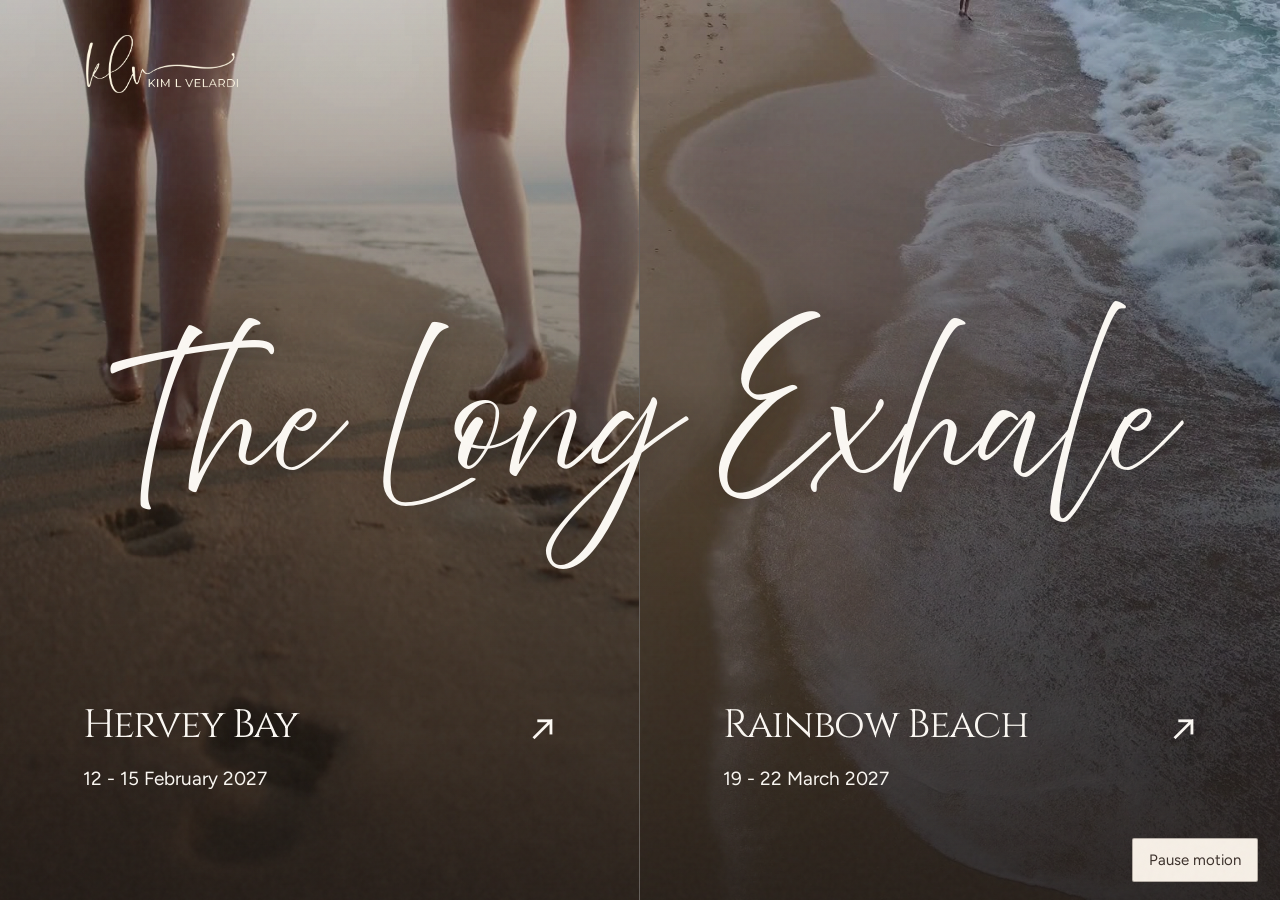
<file: index.html>
<!doctype html>
<html lang="en-AU">
<head>
  <meta charset="utf-8">
  <meta name="viewport" content="width=device-width, initial-scale=1">
  <meta name="robots" content="noindex, nofollow">
  <meta name="theme-color" content="#F6EFE6">
  <title>The Long Exhale | Women&#x27;s Retreats in Queensland | Kim L Velardi</title>
  <meta name="description" content="A four-day coastal retreat for women, with Kim L Velardi. Slow mornings, good food, the ocean and women who get it.">
  <meta property="og:type" content="website">
  <meta property="og:title" content="The Long Exhale | Women&#x27;s Retreats in Queensland | Kim L Velardi">
  <meta property="og:description" content="A four-day coastal retreat for women, with Kim L Velardi. Slow mornings, good food, the ocean and women who get it.">
  <meta property="og:image" content="media/walk-shore.jpg">
  <meta property="og:image:alt" content="Women at the shoreline">
  <meta property="og:locale" content="en_AU">
  <link rel="preconnect" href="https://fonts.googleapis.com">
  <link rel="preconnect" href="https://fonts.gstatic.com" crossorigin>
  <link href="https://fonts.googleapis.com/css2?family=Cinzel:wght@400;500&amp;family=Figtree:wght@400;450;500;600&amp;display=swap" rel="stylesheet">
  <link rel="preload" href="fonts/above-the-beyond.otf" as="font" type="font/otf" crossorigin>
  <link rel="preload" href="media/walk-shore.jpg" as="image" fetchpriority="high">
  <link rel="stylesheet" href="assets/style.css">
  <script src="assets/main.js" defer></script>
  
  <link rel="icon" type="image/png" href="img/klv-mark.png">
</head>
<body class="chooser-page">
<a class="skip-link" href="#retreats">Skip to retreats</a>
<header class="chooser-header"><img src="img/kim-logo.png" alt="Kim L Velardi" width="922" height="349"></header>
<main class="chooser" id="retreats">
<h1 class="script chooser-title"><span>The Long</span> <span>Exhale</span></h1>
<a class="retreat-choice choice-hb" href="hervey-bay/index.html" aria-labelledby="choice-hb-title choice-hb-date">
<video class="" data-src="media/walk-shore.mp4" poster="media/walk-shore.jpg" muted playsinline loop preload="metadata" autoplay aria-hidden="true" tabindex="-1"></video>
<div class="choice-scrim"></div><div class="choice-content"><h2 id="choice-hb-title">Hervey Bay</h2><p id="choice-hb-date">12 - 15 February 2027</p><span class="choice-arrow" aria-hidden="true">↗</span></div></a>
<a class="retreat-choice choice-rb" href="rainbow-beach/index.html" aria-labelledby="choice-rb-title choice-rb-date">
<video class="" data-src="media/aerial-shore.mp4" poster="media/aerial-shore.jpg" muted playsinline loop preload="metadata" autoplay aria-hidden="true" tabindex="-1"></video>
<div class="choice-scrim"></div><div class="choice-content"><h2 id="choice-rb-title">Rainbow Beach</h2><p id="choice-rb-date">19 - 22 March 2027</p><span class="choice-arrow" aria-hidden="true">↗</span></div></a>
</main>
<button class="motion-toggle" type="button" aria-pressed="false" hidden>Pause motion</button>
</body>
</html>
</file>
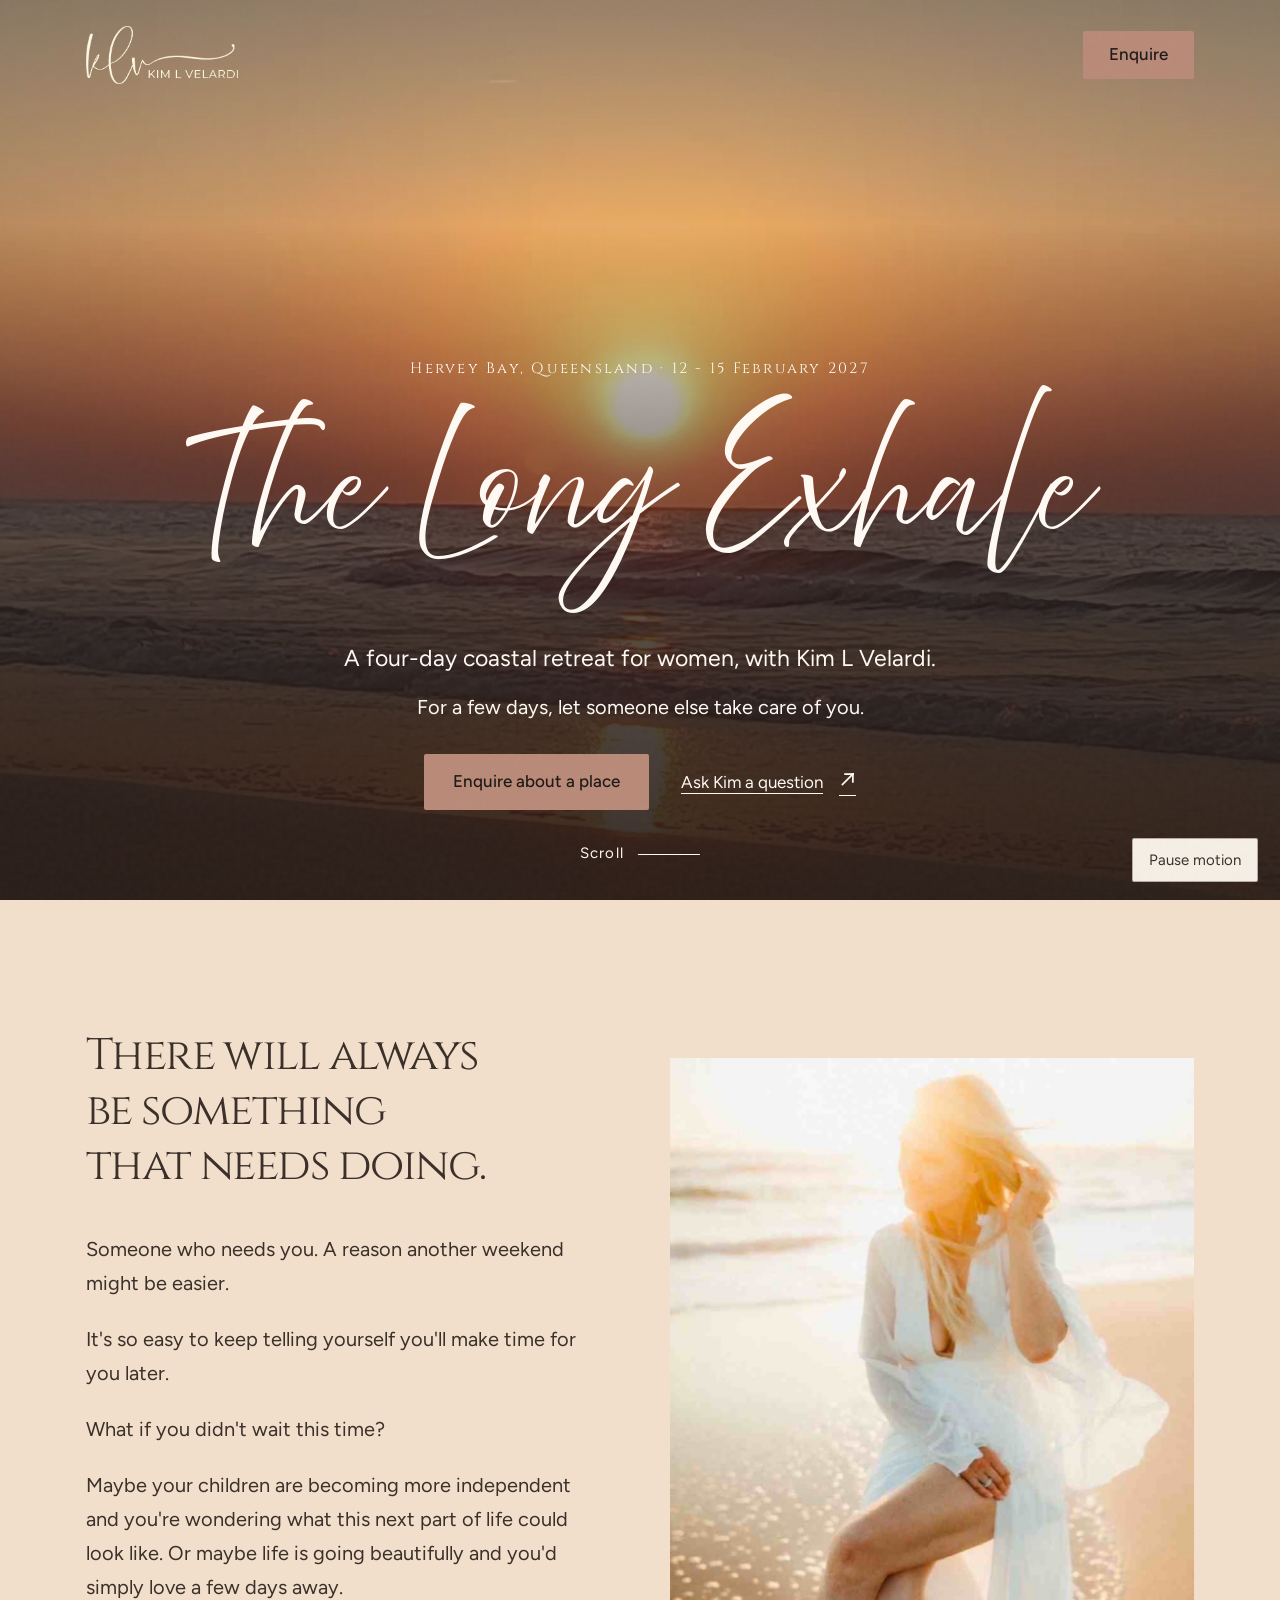
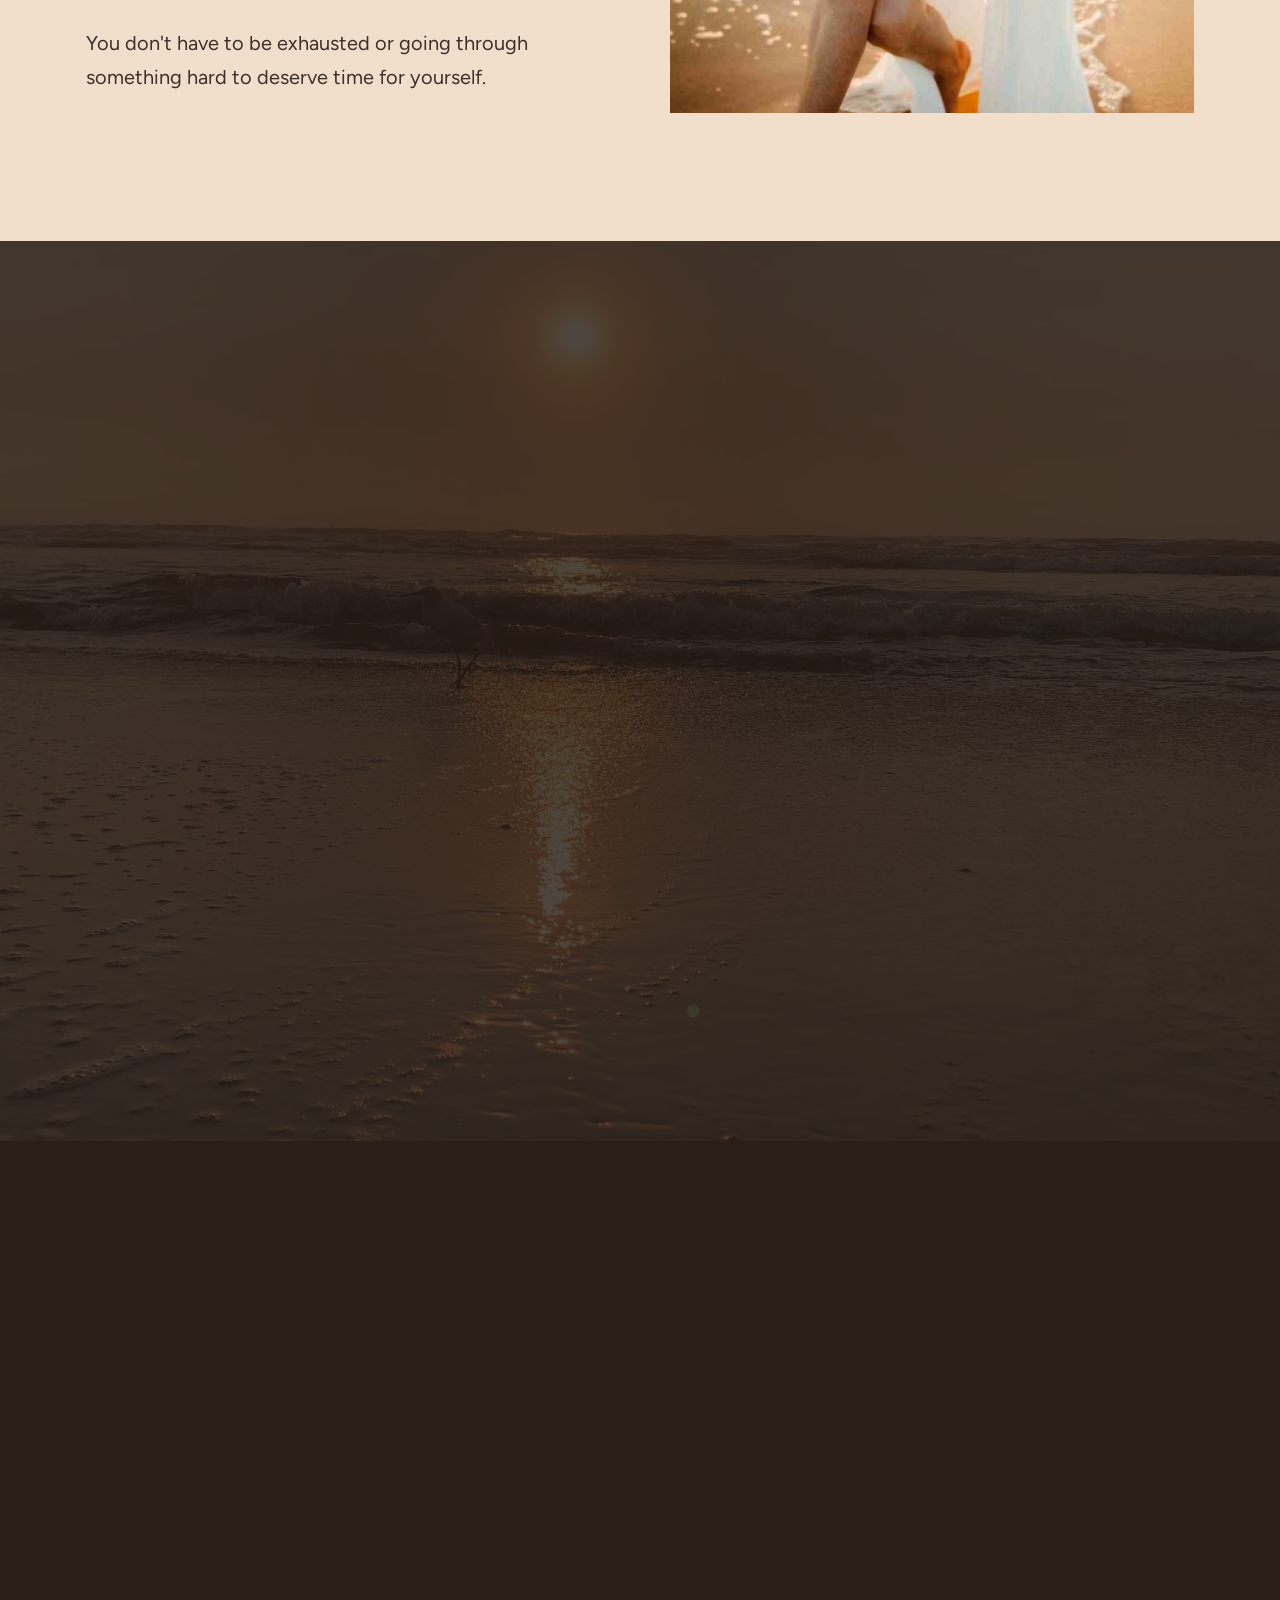
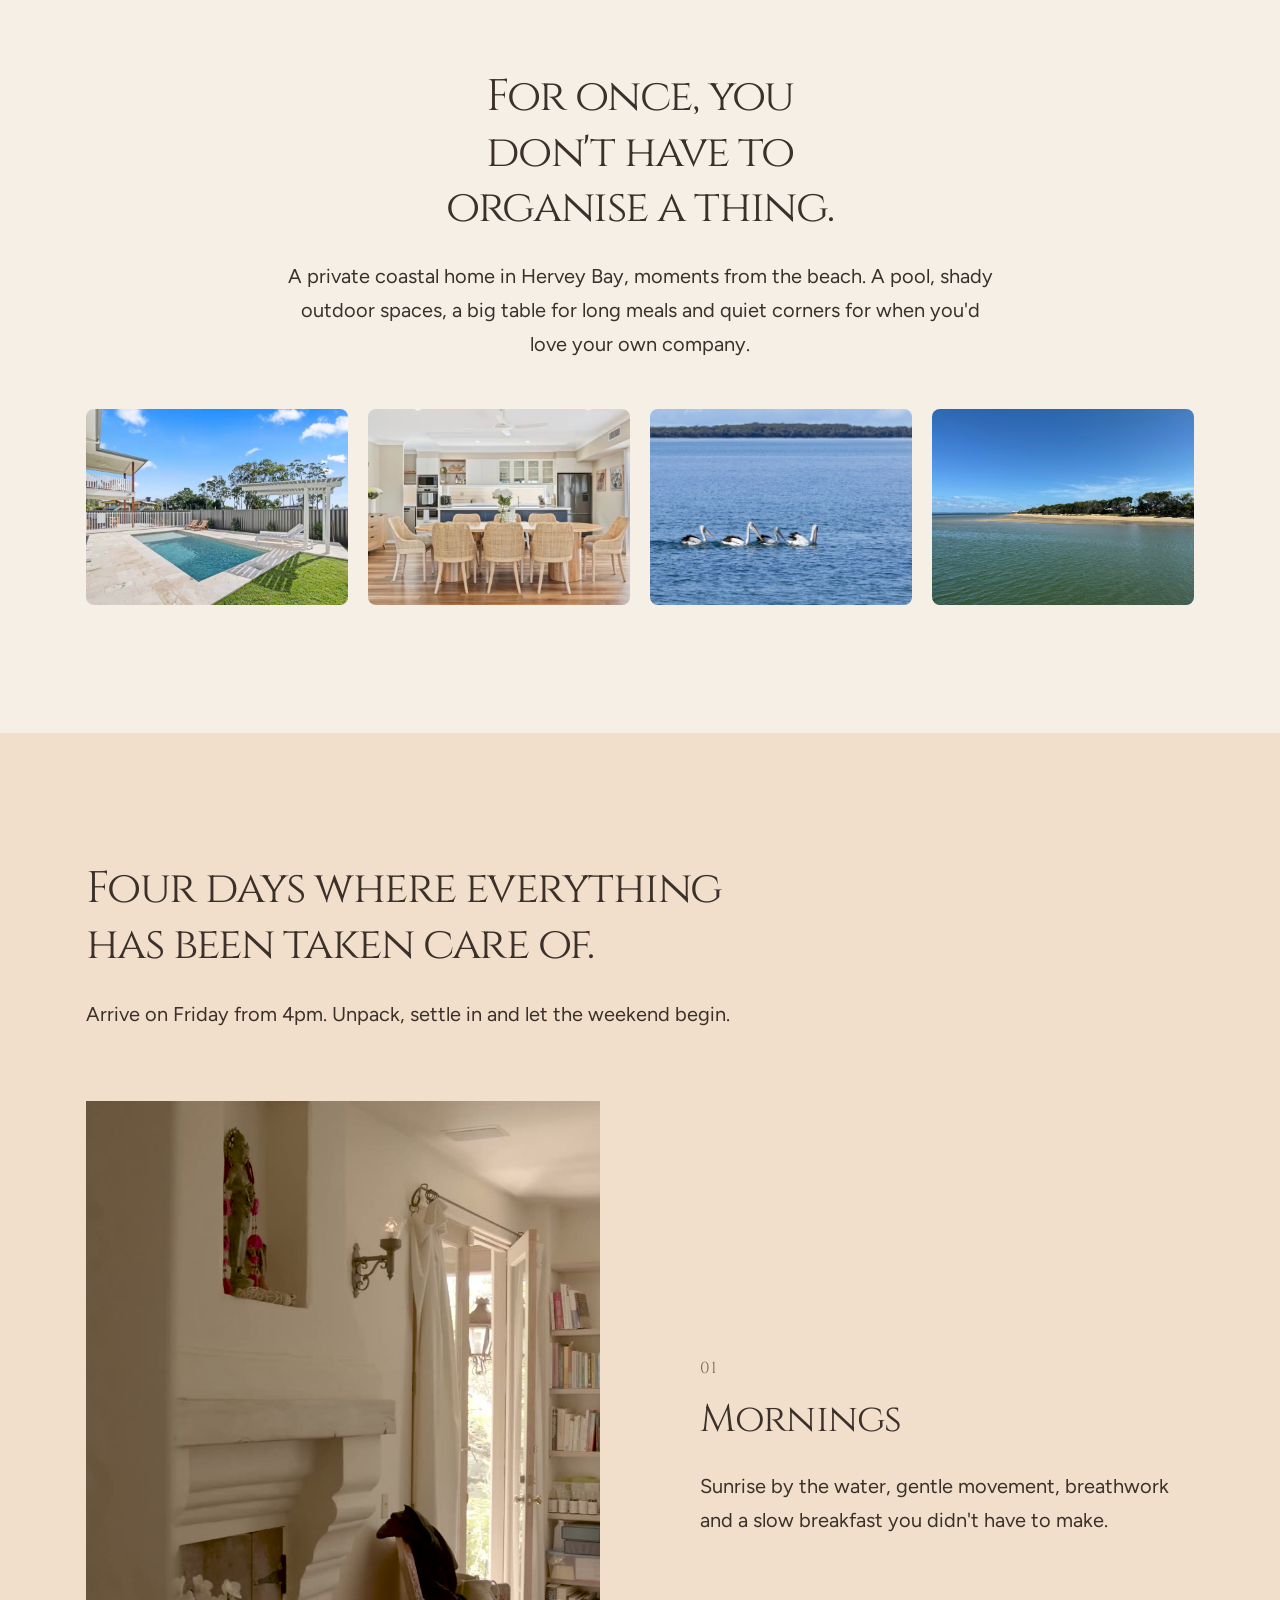
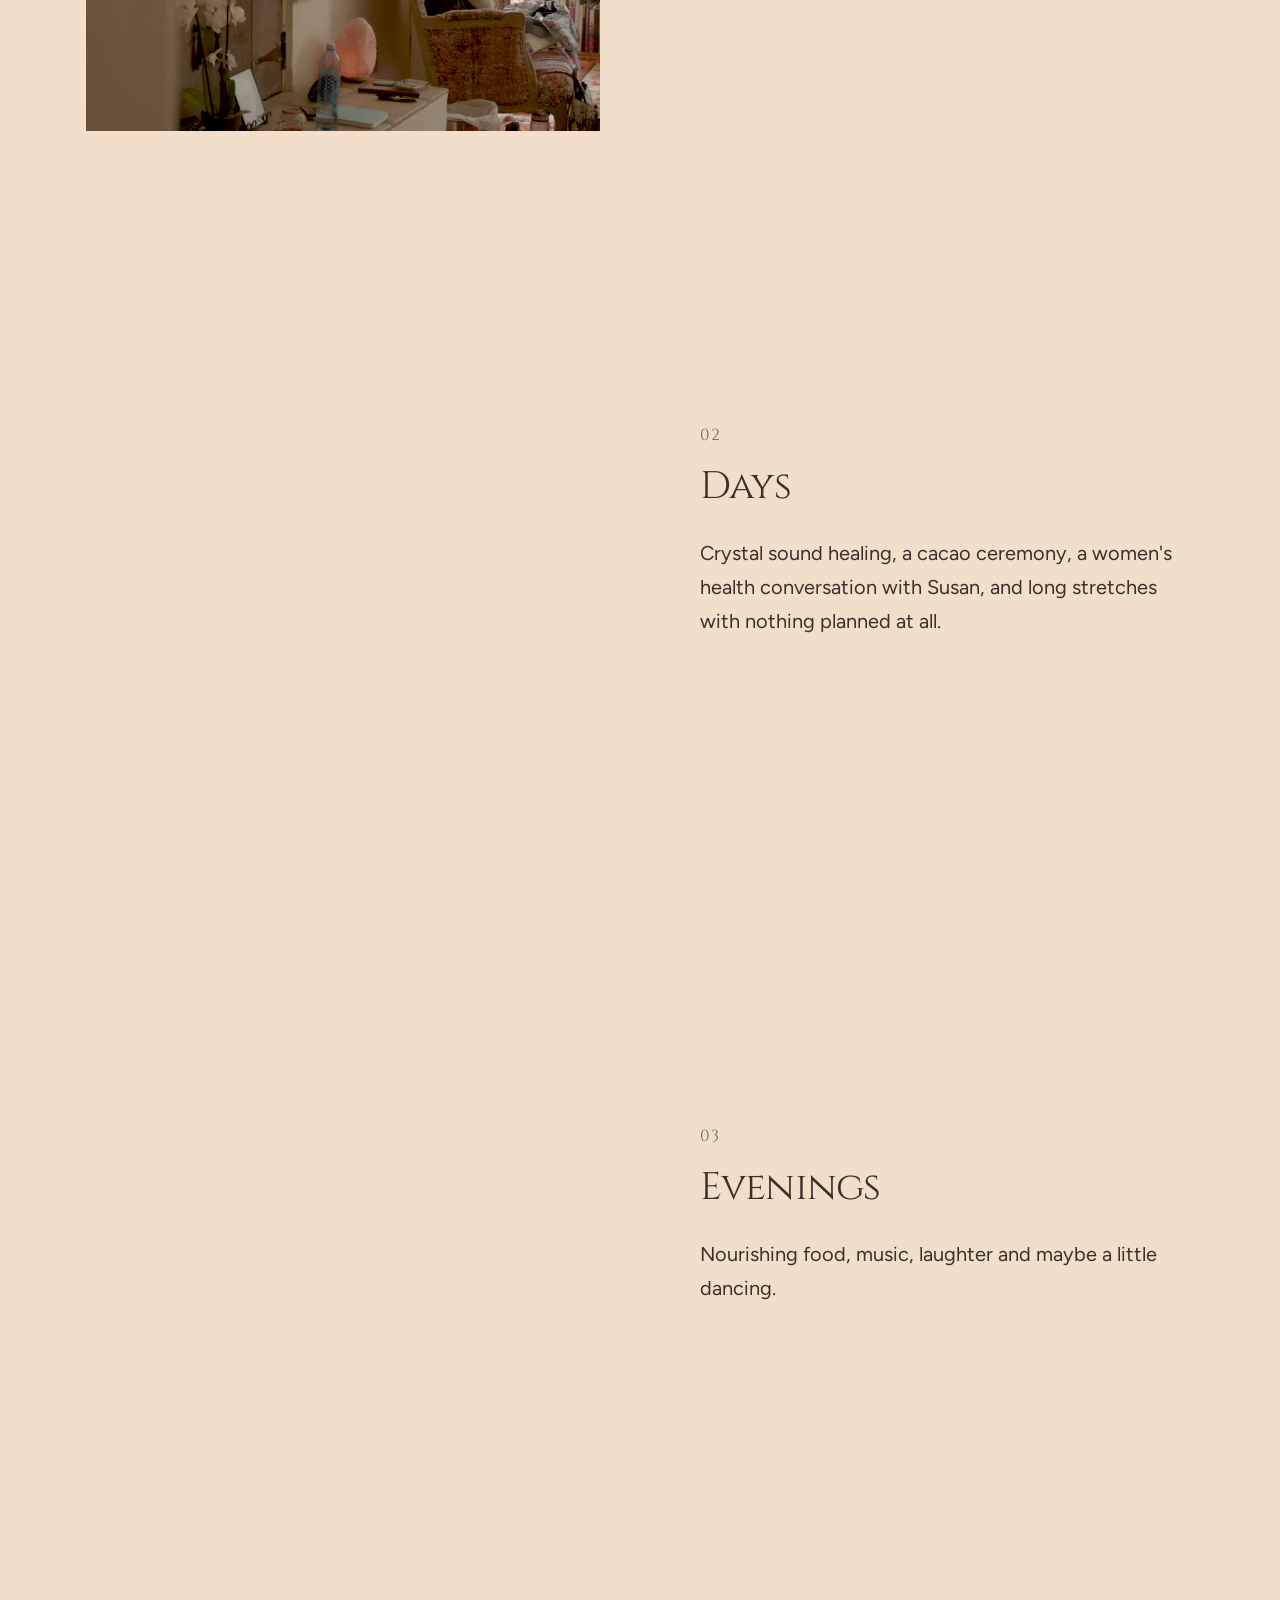
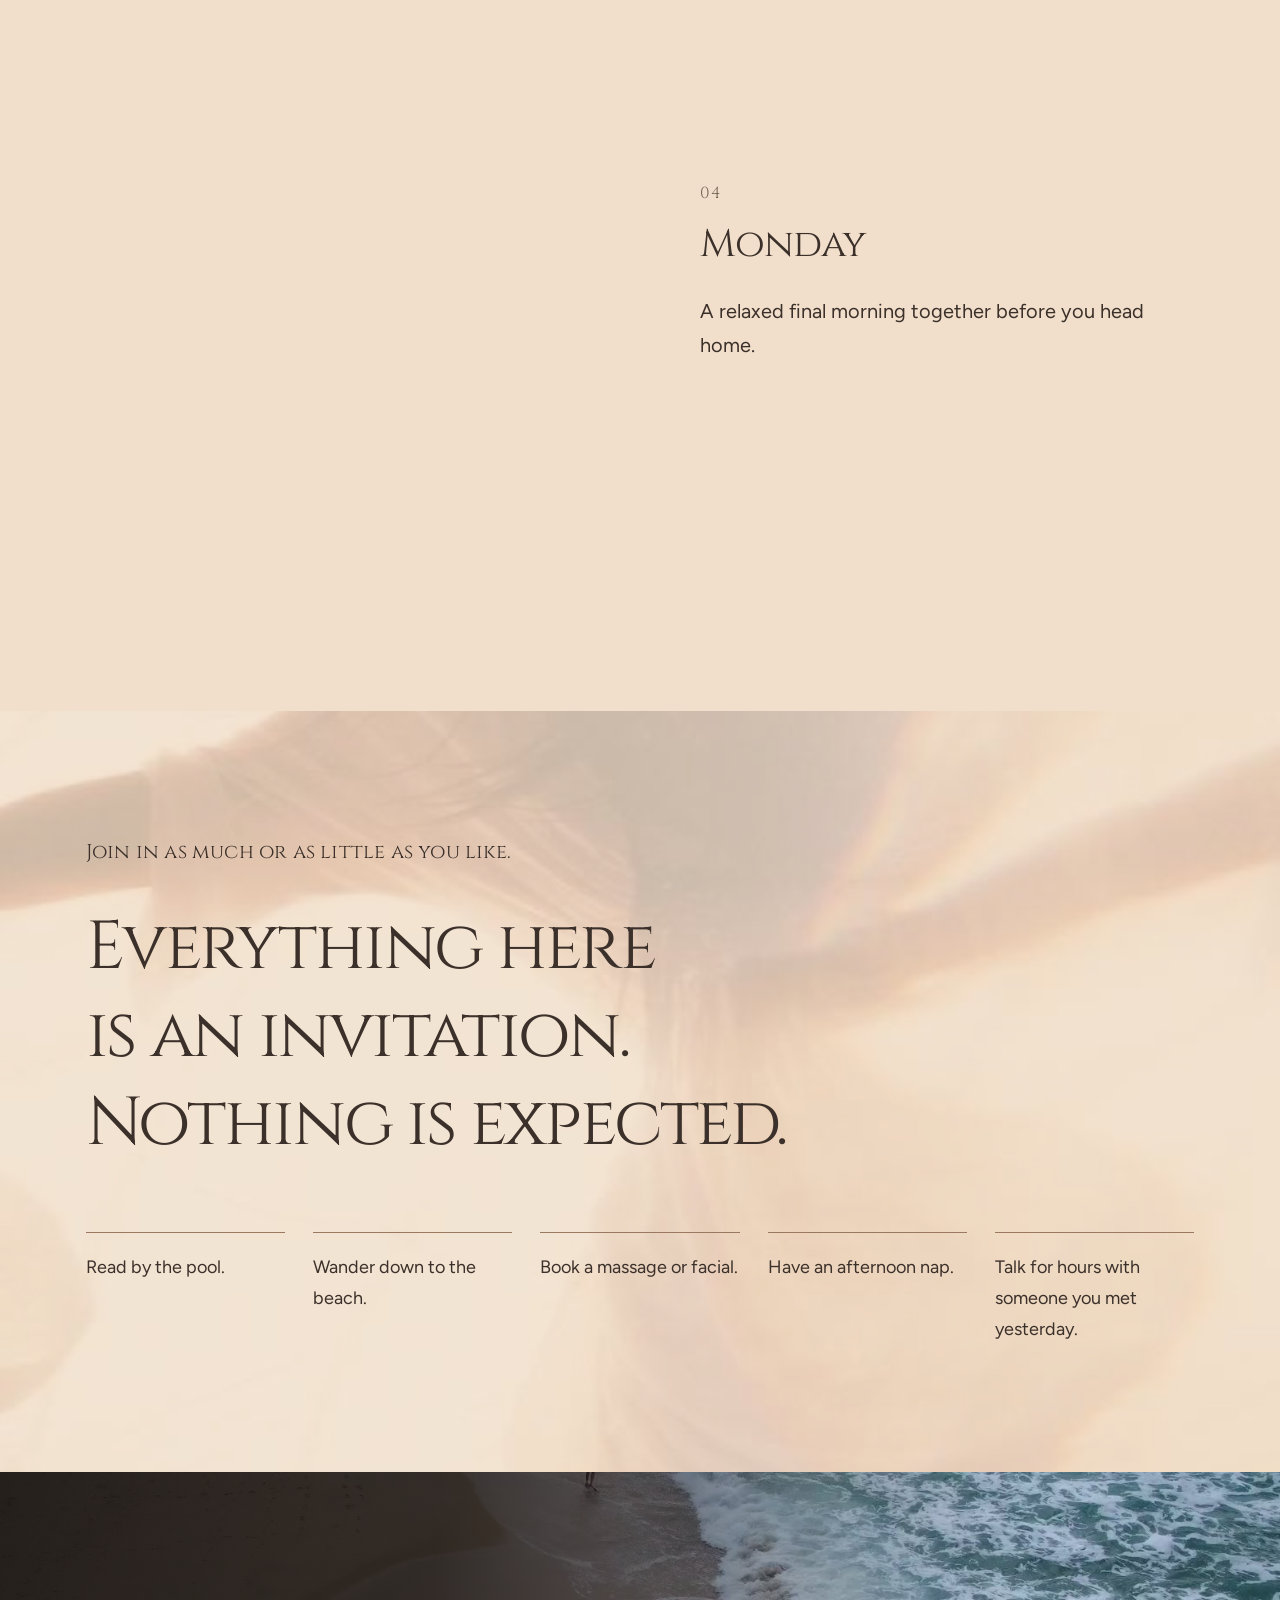
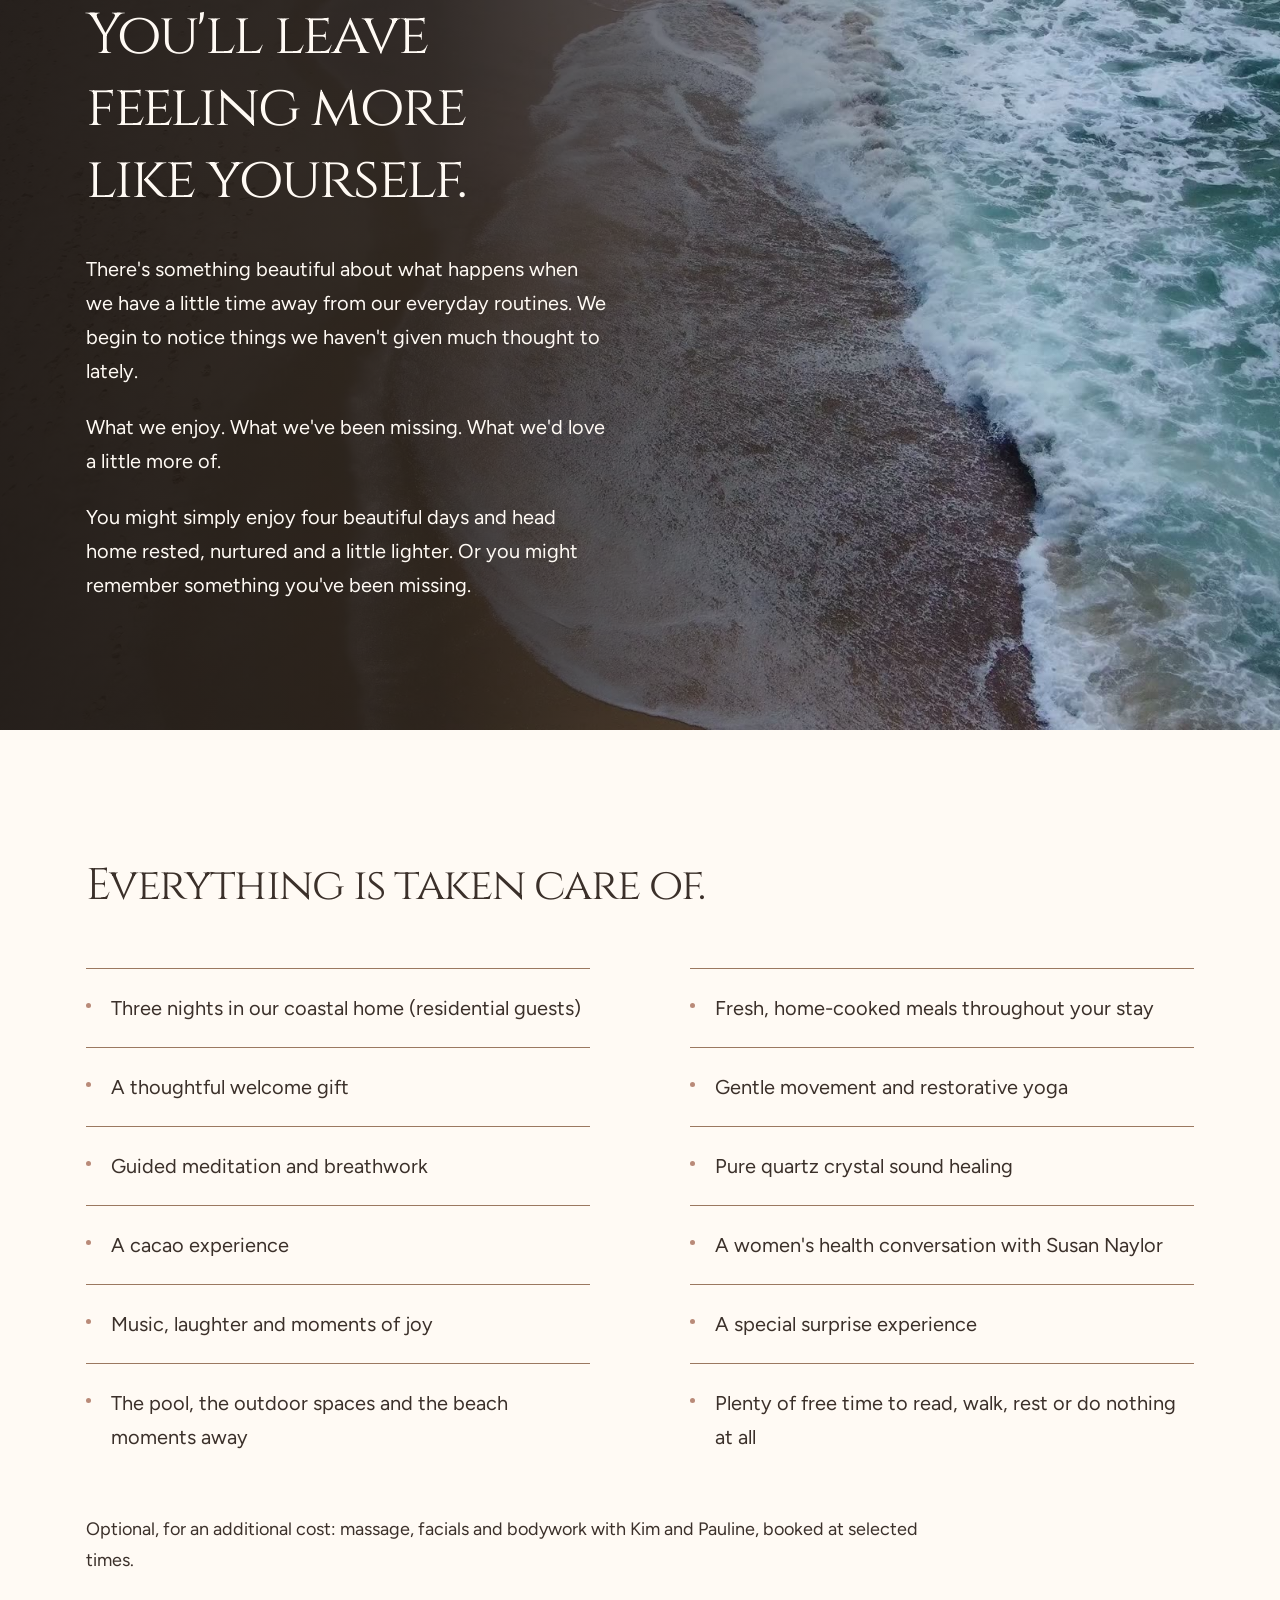
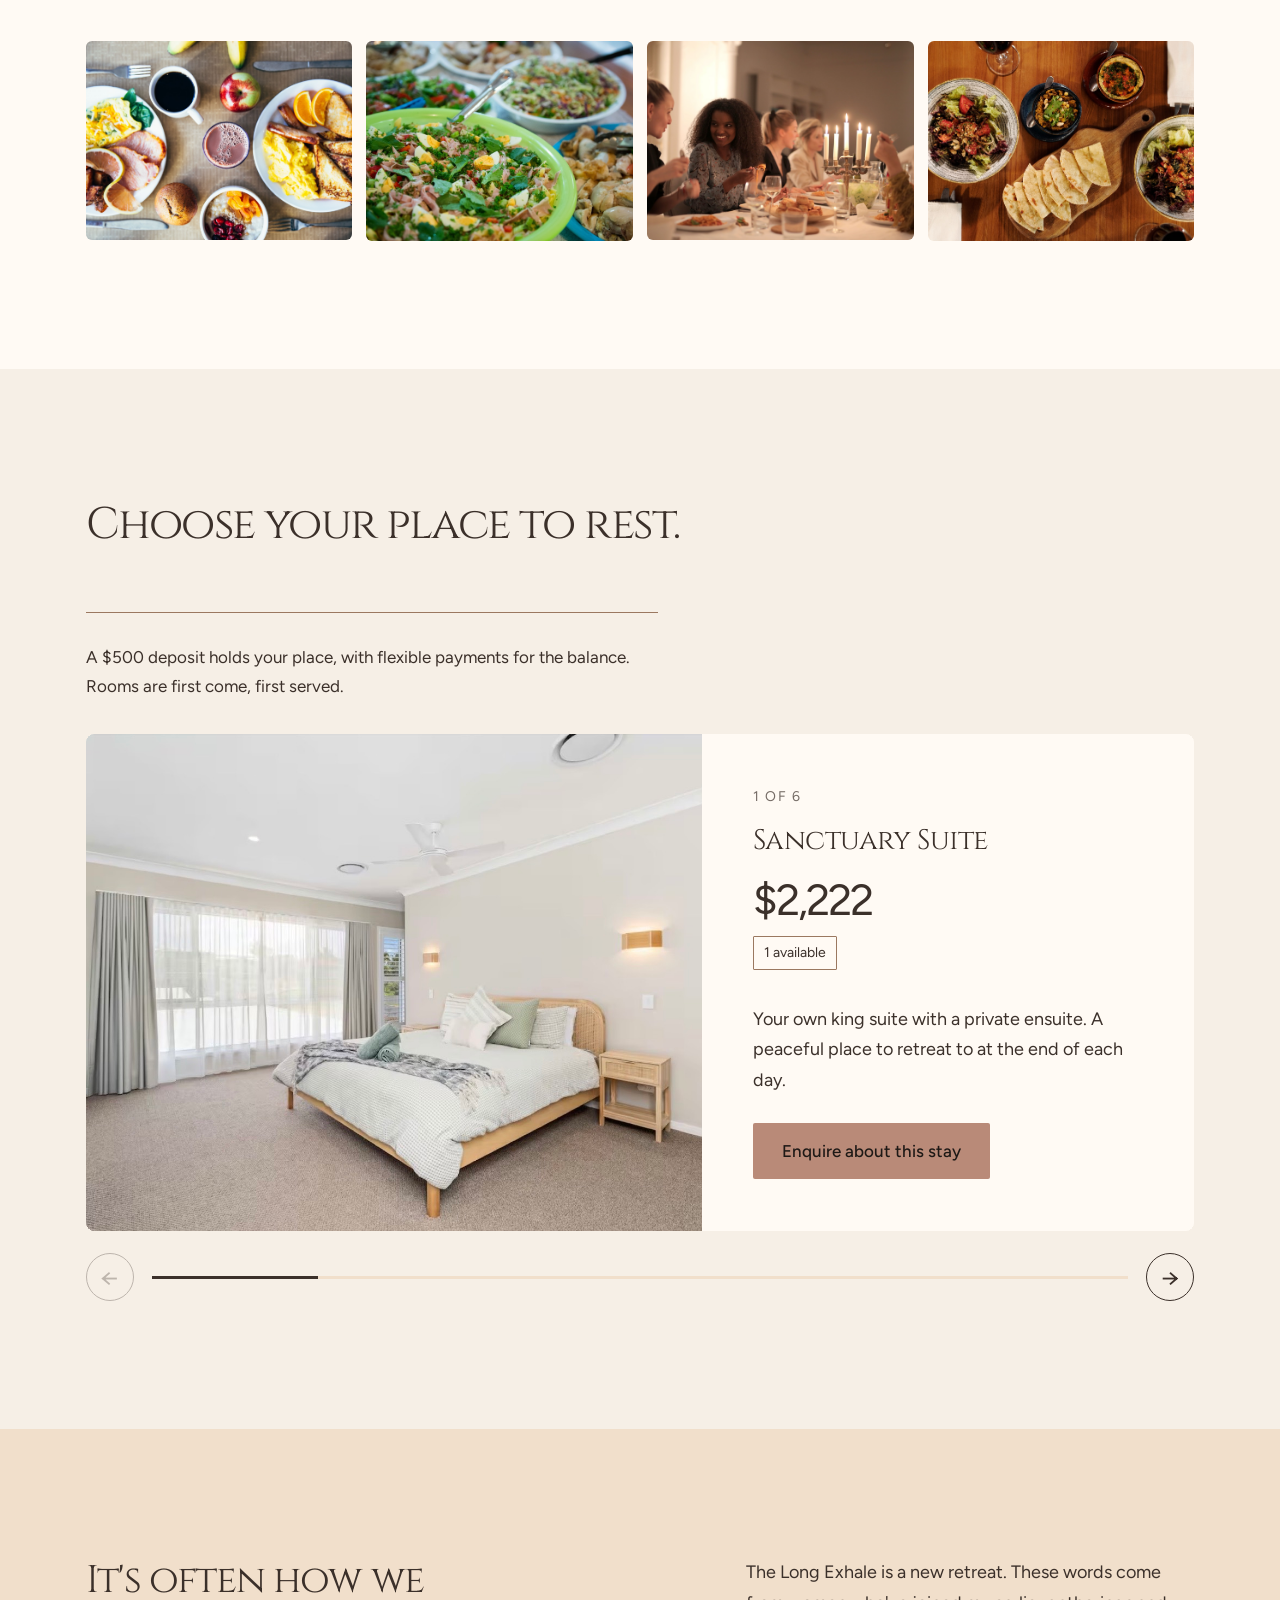
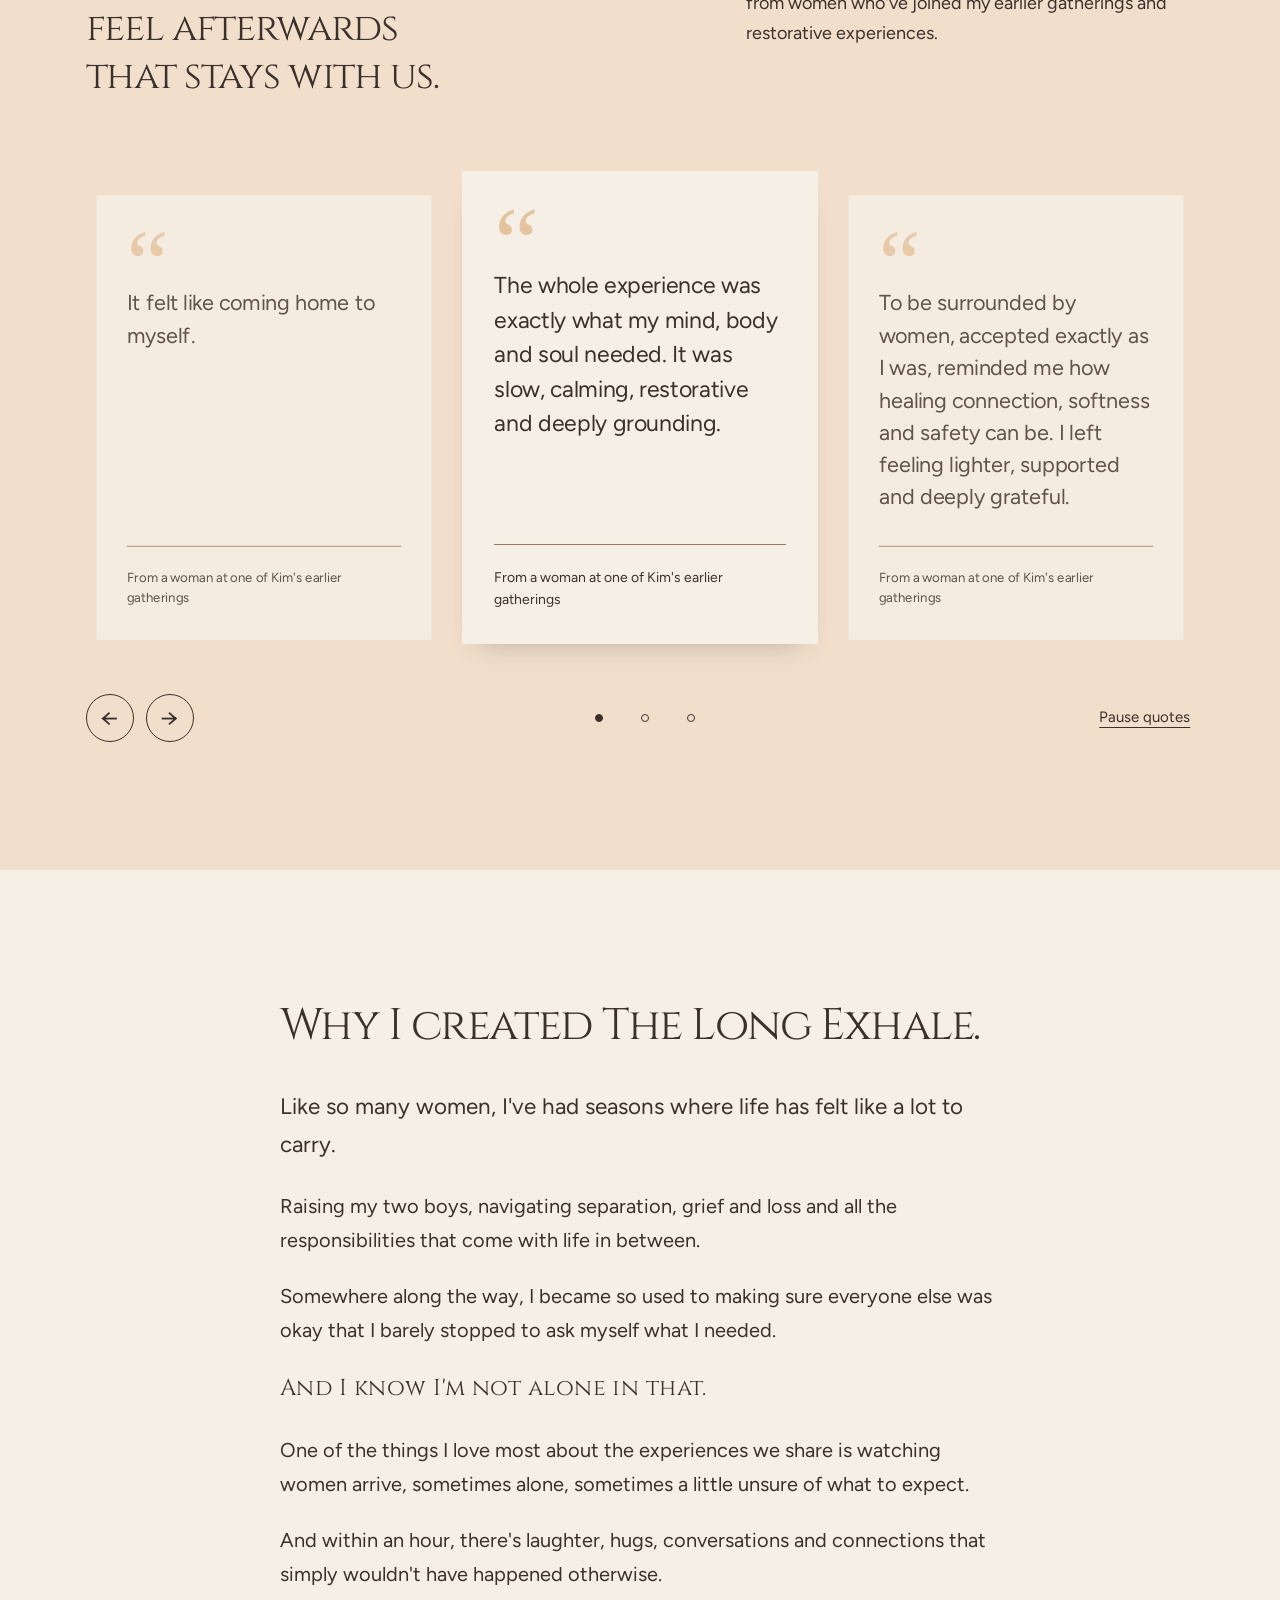
<file: hervey-bay/index.html>
<!doctype html>
<html lang="en-AU">
<head>
  <meta charset="utf-8">
  <meta name="viewport" content="width=device-width, initial-scale=1">
  <meta name="robots" content="noindex, nofollow">
  <meta name="theme-color" content="#F6EFE6">
  <title>The Long Exhale | Hervey Bay Women&#x27;s Retreat, Queensland | 2027</title>
  <meta name="description" content="For a few days, let someone else take care of you.">
  <meta property="og:type" content="website">
  <meta property="og:title" content="The Long Exhale | Hervey Bay Women&#x27;s Retreat, Queensland | 2027">
  <meta property="og:description" content="For a few days, let someone else take care of you.">
  <meta property="og:image" content="../media/sunrise.jpg">
  <meta property="og:image:alt" content="Ocean sunrise">
  <meta property="og:locale" content="en_AU">
  <link rel="preconnect" href="https://fonts.googleapis.com">
  <link rel="preconnect" href="https://fonts.gstatic.com" crossorigin>
  <link href="https://fonts.googleapis.com/css2?family=Cinzel:wght@400;500&amp;family=Figtree:wght@400;450;500;600&amp;display=swap" rel="stylesheet">
  <link rel="preload" href="../fonts/above-the-beyond.otf" as="font" type="font/otf" crossorigin>
  <link rel="preload" href="../media/sunrise.jpg" as="image" fetchpriority="high">
  <link rel="icon" type="image/png" href="../img/klv-mark.png">
  <link rel="apple-touch-icon" href="../img/klv-mark.png">
  <link rel="stylesheet" href="../assets/style.css">
  <script src="../assets/main.js" defer></script>
  <script type="application/ld+json">{"@context": "https://schema.org", "@type": "Event", "name": "The Long Exhale - Hervey Bay women's retreat", "description": "For a few days, let someone else take care of you.", "startDate": "2027-02-12", "endDate": "2027-02-15", "eventAttendanceMode": "https://schema.org/OfflineEventAttendanceMode", "eventStatus": "https://schema.org/EventScheduled", "image": "../media/sunrise.jpg", "location": {"@type": "Place", "name": "Hervey Bay, Queensland", "address": {"@type": "PostalAddress", "addressLocality": "Hervey Bay", "addressRegion": "QLD", "addressCountry": "AU"}}, "organizer": {"@type": "Person", "name": "Kim L Velardi", "email": "kimlvelardi@outlook.com.au"}, "offers": {"@type": "AggregateOffer", "lowPrice": 522, "highPrice": 2222, "priceCurrency": "AUD"}}</script>
</head>
<body data-theme="bay" data-retreat="Hervey Bay">
<a class="skip-link" href="#main">Skip to content</a>
<nav class="site-nav" aria-label="Main navigation"><div class="nav-inner">
  <a class="brand" href="../index.html" aria-label="Kim L Velardi - choose a retreat"><img src="../img/kim-logo.png" alt="Kim L Velardi" width="922" height="349"></a>
  <a class="button nav-enquire" href="#enquire">Enquire</a>
</div></nav>
<main id="main">
<section class="hero" aria-labelledby="retreat-title">
  <div class="hero-film"><video class="hero-video" data-src="../media/sunrise.mp4" poster="../media/sunrise.jpg" muted playsinline loop preload="metadata" autoplay aria-hidden="true" tabindex="-1"></video></div><div class="hero-scrim"></div>
  <div class="hero-content container">
    <p class="eyebrow hero-eyebrow"><span>Hervey Bay, Queensland</span><span class="eb-sep" aria-hidden="true"> · </span><span class="eb-date">12 - 15 February 2027</span></p>
    <h1 class="script hero-title" id="retreat-title"><span>The Long</span> <span>Exhale</span></h1>
    <p class="hero-line">A four-day coastal retreat for women, with Kim L Velardi.</p>
    <p class="hero-sub">For a few days, let someone else take care of you.</p>
    <div class="hero-actions"><a class="button" href="#enquire">Enquire about a place</a><a class="text-link light-link" href="#enquire" data-ask>Ask Kim a question <span aria-hidden="true">↗</span></a></div>
  </div>
  <a class="scroll-cue" href="#mirror" aria-label="Scroll to read on"><span>Scroll</span><i aria-hidden="true"></i></a>
</section>
<section class="mirror section-space" id="mirror" aria-labelledby="mirror-title">
  <div class="container mirror-grid">
    <div class="mirror-copy reveal"><h2 id="mirror-title">There will always be something that needs doing.</h2><p>Someone who needs you. A reason another weekend might be easier.</p><p>It&#x27;s so easy to keep telling yourself you&#x27;ll make time for you later.</p><p>What if you didn&#x27;t wait this time?</p><p>Maybe your children are becoming more independent and you&#x27;re wondering what this next part of life could look like. Or maybe life is going beautifully and you&#x27;d simply love a few days away.</p><p>You don&#x27;t have to be exhausted or going through something hard to deserve time for yourself.</p></div>
    <figure class="mirror-photo wipe"><img src="../img/kim-shore.jpg" alt="A woman in white on the shoreline in golden light." width="1072" height="1400" loading="lazy" decoding="async" class="people"></figure>
  </div>
</section>
<section class="arrival dark-section" aria-labelledby="arrival-title">
  <div class="arrival-pin">
    <div class="ambient-film"><video class="" data-src="../media/heron-dawn.mp4" poster="../media/heron-dawn.jpg" muted playsinline loop preload="none" aria-hidden="true" tabindex="-1"></video></div>
    <div class="arrival-content container">
      <h2 class="arrival-lead" id="arrival-title">Imagine arriving on Friday afternoon, knowing the next four days are yours.</h2>
      <div class="arrival-lines"><p class="arrival-line">Beautiful food.</p><p class="arrival-line">Slow mornings.</p><p class="arrival-line">Time by the ocean.</p><p class="arrival-line">A little movement, music and laughter.</p><p class="arrival-line">Conversations that go a little deeper.</p><p class="arrival-line">New friendships.</p><p class="arrival-line">Quiet moments.</p><p class="arrival-line">And the simple pleasure of being looked after.</p></div>
    </div>
  </div>
</section>
<section class="house section-space" aria-labelledby="house-title"><div class="container house-grid">
  <div class="house-copy reveal"><h2 id="house-title">For once, you don&#x27;t have to organise a thing.</h2><p>A private coastal home in Hervey Bay, moments from the beach. A pool, shady outdoor spaces, a big table for long meals and quiet corners for when you&#x27;d love your own company.</p></div>
  <div class="house-thumbs"><figure class="house-thumb"><img src="../img/hb-pool.jpg" alt="The pool and shaded pergola at the Hervey Bay retreat home." loading="lazy" decoding="async"></figure><figure class="house-thumb"><img src="../img/hb-kitchen.jpg" alt="The kitchen and long dining table at the Hervey Bay home." loading="lazy" decoding="async"></figure><figure class="house-thumb"><img src="../img/hb-pelicans.jpg" alt="Pelicans drifting on the calm water of Hervey Bay." loading="lazy" decoding="async"></figure><figure class="house-thumb"><img src="../img/hb-lowtide.jpg" alt="White sand and shallow water at low tide in Hervey Bay." loading="lazy" decoding="async"></figure></div>
</div></section>
<section class="days section-space" aria-labelledby="days-title">
  <div class="container">
    <header class="section-heading reveal"><h2 id="days-title">Four days where everything has been taken care of.</h2><p>Arrive on Friday from 4pm. Unpack, settle in and let the weekend begin.</p></header>
    <div class="days-layout">
      <div class="days-sticky" aria-hidden="true"><div class="day-frame is-active" data-frame="0"><video class="" data-src="../media/circle.mp4" poster="../media/circle.jpg" muted playsinline loop preload="none" aria-hidden="true" tabindex="-1"></video></div><div class="day-frame" data-frame="1"><video class="" data-src="../media/singing-bowl.mp4" poster="../media/singing-bowl.jpg" muted playsinline loop preload="none" aria-hidden="true" tabindex="-1"></video></div><div class="day-frame" data-frame="2"><video class="" data-src="../media/friends.mp4" poster="../media/friends.jpg" muted playsinline loop preload="none" aria-hidden="true" tabindex="-1"></video></div><div class="day-frame" data-frame="3"><video class="" data-src="../media/laughter.mp4" poster="../media/laughter.jpg" muted playsinline loop preload="none" aria-hidden="true" tabindex="-1"></video></div></div>
      <div class="day-chapters"><article class="day-chapter" data-day="0" aria-labelledby="day-0"><div class="day-copy"><span class="chapter-number" aria-hidden="true">01</span><h3 id="day-0">Mornings</h3><p>Sunrise by the water, gentle movement, breathwork and a slow breakfast you didn&#x27;t have to make.</p></div></article><article class="day-chapter" data-day="1" aria-labelledby="day-1"><div class="day-copy"><span class="chapter-number" aria-hidden="true">02</span><h3 id="day-1">Days</h3><p>Crystal sound healing, a cacao ceremony, a women&#x27;s health conversation with Susan, and long stretches with nothing planned at all.</p></div></article><article class="day-chapter" data-day="2" aria-labelledby="day-2"><div class="day-copy"><span class="chapter-number" aria-hidden="true">03</span><h3 id="day-2">Evenings</h3><p>Nourishing food, music, laughter and maybe a little dancing.</p></div></article><article class="day-chapter" data-day="3" aria-labelledby="day-3"><div class="day-copy"><span class="chapter-number" aria-hidden="true">04</span><h3 id="day-3">Monday</h3><p>A relaxed final morning together before you head home.</p></div></article></div>
    </div>
  </div>
</section>
<section class="invitation section-space" aria-labelledby="invitation-title">
  <div class="linen-texture" aria-hidden="true"><img src="../img/linen-light.jpg" alt="" width="899" height="1200" loading="lazy" decoding="async"></div>
  <div class="container reveal"><h2 class="invitation-intro" id="invitation-title">Join in as much or as little as you like.</h2>
    <blockquote class="pull-line">Everything here is an invitation. Nothing is expected.</blockquote>
    <ul class="free-time"><li>Read by the pool.</li><li>Wander down to the beach.</li><li>Book a massage or facial.</li><li>Have an afternoon nap.</li><li>Talk for hours with someone you met yesterday.</li></ul>
  </div>
</section>
<section class="afterwards dark-section section-space" aria-labelledby="afterwards-title">
  <div class="ambient-film"><video class="" data-src="../media/aerial-shore.mp4" poster="../media/aerial-shore.jpg" muted playsinline loop preload="none" aria-hidden="true" tabindex="-1"></video></div>
  <div class="container afterwards-content reveal"><h2 id="afterwards-title">You&#x27;ll leave feeling more like yourself.</h2><div class="afterwards-copy"><p>There&#x27;s something beautiful about what happens when we have a little time away from our everyday routines. We begin to notice things we haven&#x27;t given much thought to lately.</p><p>What we enjoy. What we&#x27;ve been missing. What we&#x27;d love a little more of.</p><p>You might simply enjoy four beautiful days and head home rested, nurtured and a little lighter. Or you might remember something you&#x27;ve been missing.</p></div></div>
</section>
<section class="included section-space" aria-labelledby="included-title"><div class="container">
  <h2 class="reveal" id="included-title">Everything is taken care of.</h2>
  <ul class="included-list"><li class="reveal">Three nights in our coastal home (residential guests)</li><li class="reveal">Fresh, home-cooked meals throughout your stay</li><li class="reveal">A thoughtful welcome gift</li><li class="reveal">Gentle movement and restorative yoga</li><li class="reveal">Guided meditation and breathwork</li><li class="reveal">Pure quartz crystal sound healing</li><li class="reveal">A cacao experience</li><li class="reveal">A women&#x27;s health conversation with Susan Naylor</li><li class="reveal">Music, laughter and moments of joy</li><li class="reveal">A special surprise experience</li><li class="reveal">The pool, the outdoor spaces and the beach moments away</li><li class="reveal">Plenty of free time to read, walk, rest or do nothing at all</li></ul>
  <p class="optional">Optional, for an additional cost: massage, facials and bodywork with Kim and Pauline, booked at selected times.</p>
  <div class="food-strip"><figure><img src="../img/food-1.jpg" alt="A breakfast table with eggs, toast, fruit and coffee" loading="lazy" decoding="async"></figure><figure><img src="../img/food-2.jpg" alt="Bowls of fresh salads laid out to share" loading="lazy" decoding="async"></figure><figure><img src="../img/food-3.jpg" alt="Women laughing over dinner by candlelight" loading="lazy" decoding="async"></figure><figure><img src="../img/food-4.jpg" alt="Shared plates of salad, dips and flatbread" loading="lazy" decoding="async"></figure></div>
</div></section>
<section class="stays section-space" id="stays" aria-labelledby="stays-title"><div class="container">
  <div class="stays-head"><div><h2 class="reveal" id="stays-title">Choose your place to rest.</h2><p class="deposit-line">A $500 deposit holds your place, with flexible payments for the balance. Rooms are first come, first served.</p></div></div>
  <div class="stay-carousel" role="region" aria-roledescription="carousel" aria-labelledby="stays-title">
    <div class="stay-viewport"><div class="stay-track" id="stay-track" tabindex="0" aria-label="Stays, one at a time. Use left and right arrow keys"><article class="stay-card" role="group" aria-roledescription="slide" aria-label="1 of 6"><div class="stay-thumb"><img src="../img/hb-room-sanctuary.jpg" alt="Sanctuary Suite at the Hervey Bay retreat home" loading="lazy" decoding="async" draggable="false"></div><div class="stay-details"><p class="stay-count">1 of 6</p><h3 id="stay-0">Sanctuary Suite</h3><p class="stay-price">$2,222</p><p class="availability">1 available</p><p class="stay-description">Your own king suite with a private ensuite. A peaceful place to retreat to at the end of each day.</p><a class="button stay-enquire" href="#enquire" data-stay="Sanctuary Suite">Enquire about this stay<span class="sr-only">: Sanctuary Suite</span></a></div></article><article class="stay-card" role="group" aria-roledescription="slide" aria-label="2 of 6"><div class="stay-thumb"><img src="../img/hb-room-haven.jpg" alt="Private Haven at the Hervey Bay retreat home" loading="lazy" decoding="async" draggable="false"></div><div class="stay-details"><p class="stay-count">2 of 6</p><h3 id="stay-1">Private Haven</h3><p class="stay-price">$2,122</p><p class="availability">1 available</p><p class="stay-description">A private queen room downstairs with its own ensuite.</p><a class="button stay-enquire" href="#enquire" data-stay="Private Haven">Enquire about this stay<span class="sr-only">: Private Haven</span></a></div></article><article class="stay-card" role="group" aria-roledescription="slide" aria-label="3 of 6"><div class="stay-thumb"><img src="../img/hb-room-coastal.jpg" alt="Coastal Queen at the Hervey Bay retreat home" loading="lazy" decoding="async" draggable="false"></div><div class="stay-details"><p class="stay-count">3 of 6</p><h3 id="stay-2">Coastal Queen</h3><p class="stay-price">$2,122</p><p class="availability">1 available</p><p class="stay-description">A queen room upstairs with beach views and a freestanding bath, made for a long soak.</p><a class="button stay-enquire" href="#enquire" data-stay="Coastal Queen">Enquire about this stay<span class="sr-only">: Coastal Queen</span></a></div></article><article class="stay-card" role="group" aria-roledescription="slide" aria-label="4 of 6"><div class="stay-thumb"><img src="../img/hb-room-collective.jpg" alt="The Collective at the Hervey Bay retreat home" loading="lazy" decoding="async" draggable="false"></div><div class="stay-details"><p class="stay-count">4 of 6</p><h3 id="stay-3">The Collective</h3><p class="stay-price">$1,522<span> per person</span></p><p class="availability">5 places</p><p class="stay-description">A shared room with your own bed, for women who love company.</p><a class="button stay-enquire" href="#enquire" data-stay="The Collective">Enquire about this stay<span class="sr-only">: The Collective</span></a></div></article><article class="stay-card" role="group" aria-roledescription="slide" aria-label="5 of 6"><div class="stay-thumb stay-thumb-text" aria-hidden="true"><span class="script">Retreat Guest</span></div><div class="stay-details"><p class="stay-count">5 of 6</p><h3 id="stay-4">Retreat Guest</h3><p class="stay-price">$1,222</p><p class="availability">6 places</p><p class="stay-description">All four days, meals and experiences. Sleep in your own bed or stay nearby.</p><a class="button stay-enquire" href="#enquire" data-stay="Retreat Guest">Enquire about this stay<span class="sr-only">: Retreat Guest</span></a></div></article><article class="stay-card" role="group" aria-roledescription="slide" aria-label="6 of 6"><div class="stay-thumb stay-thumb-text" aria-hidden="true"><span class="script">Day Guest</span></div><div class="stay-details"><p class="stay-count">6 of 6</p><h3 id="stay-5">Day Guest</h3><p class="stay-price">$622</p><p class="availability">Early release $522</p><p class="stay-description">One full retreat day, with the experiences and meals for that day.</p><a class="button stay-enquire" href="#enquire" data-stay="Day Guest">Enquire about this stay<span class="sr-only">: Day Guest</span></a></div></article></div></div>
    <div class="stay-controls" hidden><button class="carousel-prev round-button" type="button" aria-label="Previous stay"><span aria-hidden="true">←</span></button><div class="carousel-progress" role="progressbar" aria-label="Stays progress" aria-valuemin="0" aria-valuemax="100" aria-valuenow="0"><span></span></div><button class="carousel-next round-button" type="button" aria-label="Next stay"><span aria-hidden="true">→</span></button></div>
  </div>
</div></section>
<section class="testimonials section-space" aria-labelledby="women-title"><div class="container">
  <header class="testimonial-intro reveal"><h2 id="women-title">It&#x27;s often how we feel afterwards that stays with us.</h2><p>The Long Exhale is a new retreat. These words come from women who've joined my earlier gatherings and restorative experiences.</p></header>
  <div class="quote-carousel" role="region" aria-roledescription="carousel" aria-label="Words from women">
    <div class="quote-track carousel-track" tabindex="0" aria-label="Quotes, use left and right arrow keys"><figure class="quote is-active" data-quote="0" id="quote-0" role="group" aria-roledescription="slide" aria-label="1 of 3"><span class="quote-mark" aria-hidden="true">“</span><blockquote><p>The whole experience was exactly what my mind, body and soul needed. It was slow, calming, restorative and deeply grounding.</p></blockquote><figcaption>From a woman at one of Kim's earlier gatherings</figcaption></figure><figure class="quote" data-quote="1" id="quote-1" role="group" aria-roledescription="slide" aria-label="2 of 3"><span class="quote-mark" aria-hidden="true">“</span><blockquote><p>To be surrounded by women, accepted exactly as I was, reminded me how healing connection, softness and safety can be. I left feeling lighter, supported and deeply grateful.</p></blockquote><figcaption>From a woman at one of Kim's earlier gatherings</figcaption></figure><figure class="quote" data-quote="2" id="quote-2" role="group" aria-roledescription="slide" aria-label="3 of 3"><span class="quote-mark" aria-hidden="true">“</span><blockquote><p>It felt like coming home to myself.</p></blockquote><figcaption>From a woman at one of Kim's earlier gatherings</figcaption></figure></div>
    <div class="quote-controls" hidden><div class="carousel-arrows"><button class="carousel-prev round-button" type="button" aria-label="Previous quote"><span aria-hidden="true">←</span></button><button class="carousel-next round-button" type="button" aria-label="Next quote"><span aria-hidden="true">→</span></button></div><div class="quote-dots" role="group" aria-label="Choose a quote"><button type="button" aria-label="Show quote 1 of 3" aria-controls="quote-0" aria-pressed="true" data-quote-to="0"><span></span></button><button type="button" aria-label="Show quote 2 of 3" aria-controls="quote-1" aria-pressed="false" data-quote-to="1"><span></span></button><button type="button" aria-label="Show quote 3 of 3" aria-controls="quote-2" aria-pressed="false" data-quote-to="2"><span></span></button></div><button type="button" class="quote-pause quiet-button" aria-pressed="false">Pause quotes</button></div>
  </div>
</div></section>
<section class="kim section-space" aria-labelledby="kim-title"><div class="container">
  <div class="kim-grid kim-solo">
  <div class="kim-letter reveal"><h2 id="kim-title">Why I created The Long Exhale.</h2>
<p class="kim-lead">Like so many women, I&#x27;ve had seasons where life has felt like a lot to carry.</p>
<p>Raising my two boys, navigating separation, grief and loss and all the responsibilities that come with life in between.</p>
<p>Somewhere along the way, I became so used to making sure everyone else was okay that I barely stopped to ask myself what I needed.</p>
<p class="kim-pull">And I know I&#x27;m not alone in that.</p>
<p>One of the things I love most about the experiences we share is watching women arrive, sometimes alone, sometimes a little unsure of what to expect.</p>
<p>And within an hour, there&#x27;s laughter, hugs, conversations and connections that simply wouldn&#x27;t have happened otherwise.</p>
<p>It&#x27;s a beautiful reminder of how much we need these moments, and each other.</p>
<p>Four beautiful days by the coast, away from the usual routines and responsibilities. Time to rest, breathe, enjoy beautiful food, music, laughter, meaningful conversations and the simple pleasure of having nowhere else you need to be.</p>
<p>A little space to reconnect with yourself, and perhaps remember parts of you that have been quietly waiting for some attention.</p>
<p>I&#x27;d love to share these days with you. 🤎</p><p class="script signature">Kim x</p><p class="roles-line">Retreat host · Women's wellness facilitator · Yin yoga, cacao and massage</p></div></div>
  <div class="hosts-block">
  <h2 class="hosts-title reveal" id="hosts-title">Who will be looking after you.</h2>
  <div class="hosts hosts-3">
<article class="host reveal"><figure class="host-photo"><img src="../img/kim-portrait.jpg" alt="Kim L Velardi smiling in soft golden light." width="700" height="700" loading="lazy" decoding="async"></figure><p class="host-role">Retreat Host &amp; Heart</p><h3>Kim L Velardi</h3><p>Kim is the heart behind spaces that help women soften, reconnect and remember themselves again. With a warm and nurturing presence, Kim creates experiences where women feel safe, seen and deeply cared for. She gently weaves together connection, emotional wellbeing and the kind of softness many women didn't realise they were craving.</p></article>
<article class="host reveal"><figure class="host-photo"><img src="../img/host-pauline.jpg" alt="Pauline Wheadon, eyes closed, hands in prayer position." width="560" height="649" loading="lazy" decoding="async" style="object-position:center 22%"></figure><p class="host-role">Movement, Yoga &amp; Bodywork</p><h3>Pauline Wheadon</h3><p>Pauline brings over 20 years of experience in yoga, movement and bodywork. Blending yoga, breathwork, meditation, sound and intuitive movement, Pauline creates sessions that feel uplifting, grounding and deeply restorative. Her work invites women to reconnect with their bodies in a way that feels gentle, empowering and real.</p></article>
<article class="host reveal"><figure class="host-photo"><img src="../img/host-susan.jpg" alt="Susan Naylor smiling with a cup of tea." width="560" height="699" loading="lazy" decoding="async" style="object-position:center 28%"></figure><p class="host-role">Women's Health &amp; Wellbeing</p><h3>Susan Naylor</h3><p>Susan supports women to better understand their bodies through the changing seasons of life. With a focus on hormones, nutrition, strength and stress, she shares practical insights and gentle guidance to help women feel more connected, informed and supported in their wellbeing.</p></article>
  </div></div>
</div></div></section>
<section class="questions section-space" aria-labelledby="questions-title"><div class="container questions-grid">
  <h2 class="reveal" id="questions-title">You're probably wondering...</h2>
  <div class="accordion"><details><summary>Can I come on my own?<span class="summary-symbol" aria-hidden="true"></span></summary><div class="answer"><p>Absolutely. Many women come to my gatherings on their own. Connection happens naturally over meals and shared moments, and there&#x27;s always time to enjoy your own company too.</p></div></details><details><summary>Do I need to have done yoga or meditation before?<span class="summary-symbol" aria-hidden="true"></span></summary><div class="answer"><p>Not at all. Everything is gentle and you can go at your own pace.</p></div></details><details><summary>Do I have to join in everything?<span class="summary-symbol" aria-hidden="true"></span></summary><div class="answer"><p>No. Everything is an invitation. If you&#x27;d rather walk, read or rest, you&#x27;re welcome to.</p></div></details><details><summary>Will I have time to myself?<span class="summary-symbol" aria-hidden="true"></span></summary><div class="answer"><p>Yes. There&#x27;s plenty of unplanned time to read, walk, rest or do very little at all.</p></div></details><details><summary>Can I come with a friend?<span class="summary-symbol" aria-hidden="true"></span></summary><div class="answer"><p>Of course. Choose the stay that suits you both.</p></div></details><details><summary>What if I can&#x27;t stay all four days?<span class="summary-symbol" aria-hidden="true"></span></summary><div class="answer"><p>Come as a Retreat Guest and sleep at home or nearby, or join us for one full day as a Day Guest.</p></div></details><details><summary>Are payment plans available?<span class="summary-symbol" aria-hidden="true"></span></summary><div class="answer"><p>Yes. A $500 deposit holds your place, with flexible payments for the balance. Just ask.</p></div></details><details><summary>What about dietary requirements?<span class="summary-symbol" aria-hidden="true"></span></summary><div class="answer"><p>Let me know when you enquire and we&#x27;ll talk through what you need.</p></div></details></div>
</div></section>
<section class="enquire section-space" id="enquire" aria-labelledby="enquire-title"><div class="container enquiry-grid">
  <div class="enquiry-intro reveal"><h2 id="enquire-title">Ask about a place, or just ask me anything.</h2><p>Tell me a little about you and which stay you'd love. I'll reply personally with availability and how to pay your $500 deposit, which holds your place.</p></div>
  <div class="enquiry-form-wrap">
    <form class="enquiry-form" action="mailto:kimlvelardi@outlook.com.au" method="post" enctype="text/plain" aria-label="Enquire with Kim">
      <div class="field"><label for="name">Your name</label><input id="name" name="name" autocomplete="name" required maxlength="120"></div>
      <div class="field"><label for="email">Email</label><input id="email" name="email" type="email" autocomplete="email" required maxlength="254"></div>
      <div class="field"><label for="phone">Phone (optional)</label><input id="phone" name="phone" type="tel" autocomplete="tel" maxlength="40"></div>
      <div class="field"><label for="stay">Which stay?</label><select id="stay" name="stay"><option value="Not sure yet">Not sure yet</option><option value="Sanctuary Suite">Sanctuary Suite</option><option value="Private Haven">Private Haven</option><option value="Coastal Queen">Coastal Queen</option><option value="The Collective">The Collective</option><option value="Retreat Guest">Retreat Guest</option><option value="Day Guest">Day Guest</option></select></div>
      <div class="field field-wide"><label for="message">Anything you'd like to ask?</label><textarea id="message" name="message" rows="5" maxlength="4000"></textarea></div>
      <div class="field-wide"><button class="button submit-button" type="submit">Send to Kim <span aria-hidden="true">↗</span></button></div>
    </form>
    <div class="form-status" role="status" aria-live="polite" tabindex="-1" hidden></div>
    <a class="text-link mail-fallback" hidden>Open email again <span aria-hidden="true">↗</span></a>
    <noscript><p>You can also <a href="mailto:kimlvelardi@outlook.com.au">email Kim directly</a>.</p></noscript>
    <p class="phone-line">Prefer to talk? Call or text me on <a href="tel:+61408109490">0408 109 490</a>.</p>
    <p class="privacy-line">Your details only go to Kim, to reply to your enquiry.</p>
  </div>
</div></section>
</main>
<footer class="site-footer">
  <a class="other-retreat" href="../rainbow-beach/index.html"><img src="../img/rb-aerial.jpg" alt="The Rainbow Beach retreat home amongst the trees" width="1920" height="1080" loading="lazy" decoding="async"><span class="other-scrim"></span><span class="other-copy"><span class="eyebrow">Also in March</span><span class="other-title">The Long Exhale at Rainbow Beach</span><span>19 - 22 March 2027 <span aria-hidden="true">→</span></span></span></a>
  <div class="footer-bottom container"><p>Kim L Velardi</p><div class="footer-contact"><a href="mailto:kimlvelardi@outlook.com.au">kimlvelardi@outlook.com.au</a><a href="tel:+61408109490">0408 109 490</a><a href="https://www.instagram.com/kimlvelardi/" target="_blank" rel="noopener noreferrer">Instagram @kimlvelardi</a><span>Facebook Kim L Velardi</span></div><p class="copyright">© Kim L Velardi 2026</p></div>
</footer>
<div class="mobile-bar" inert><span>The Long Exhale · Feb 2027</span><a href="#enquire">Enquire <span aria-hidden="true">↗</span></a></div>
<button class="motion-toggle" type="button" aria-pressed="false" hidden>Pause motion</button>
</body>
</html>
</file>
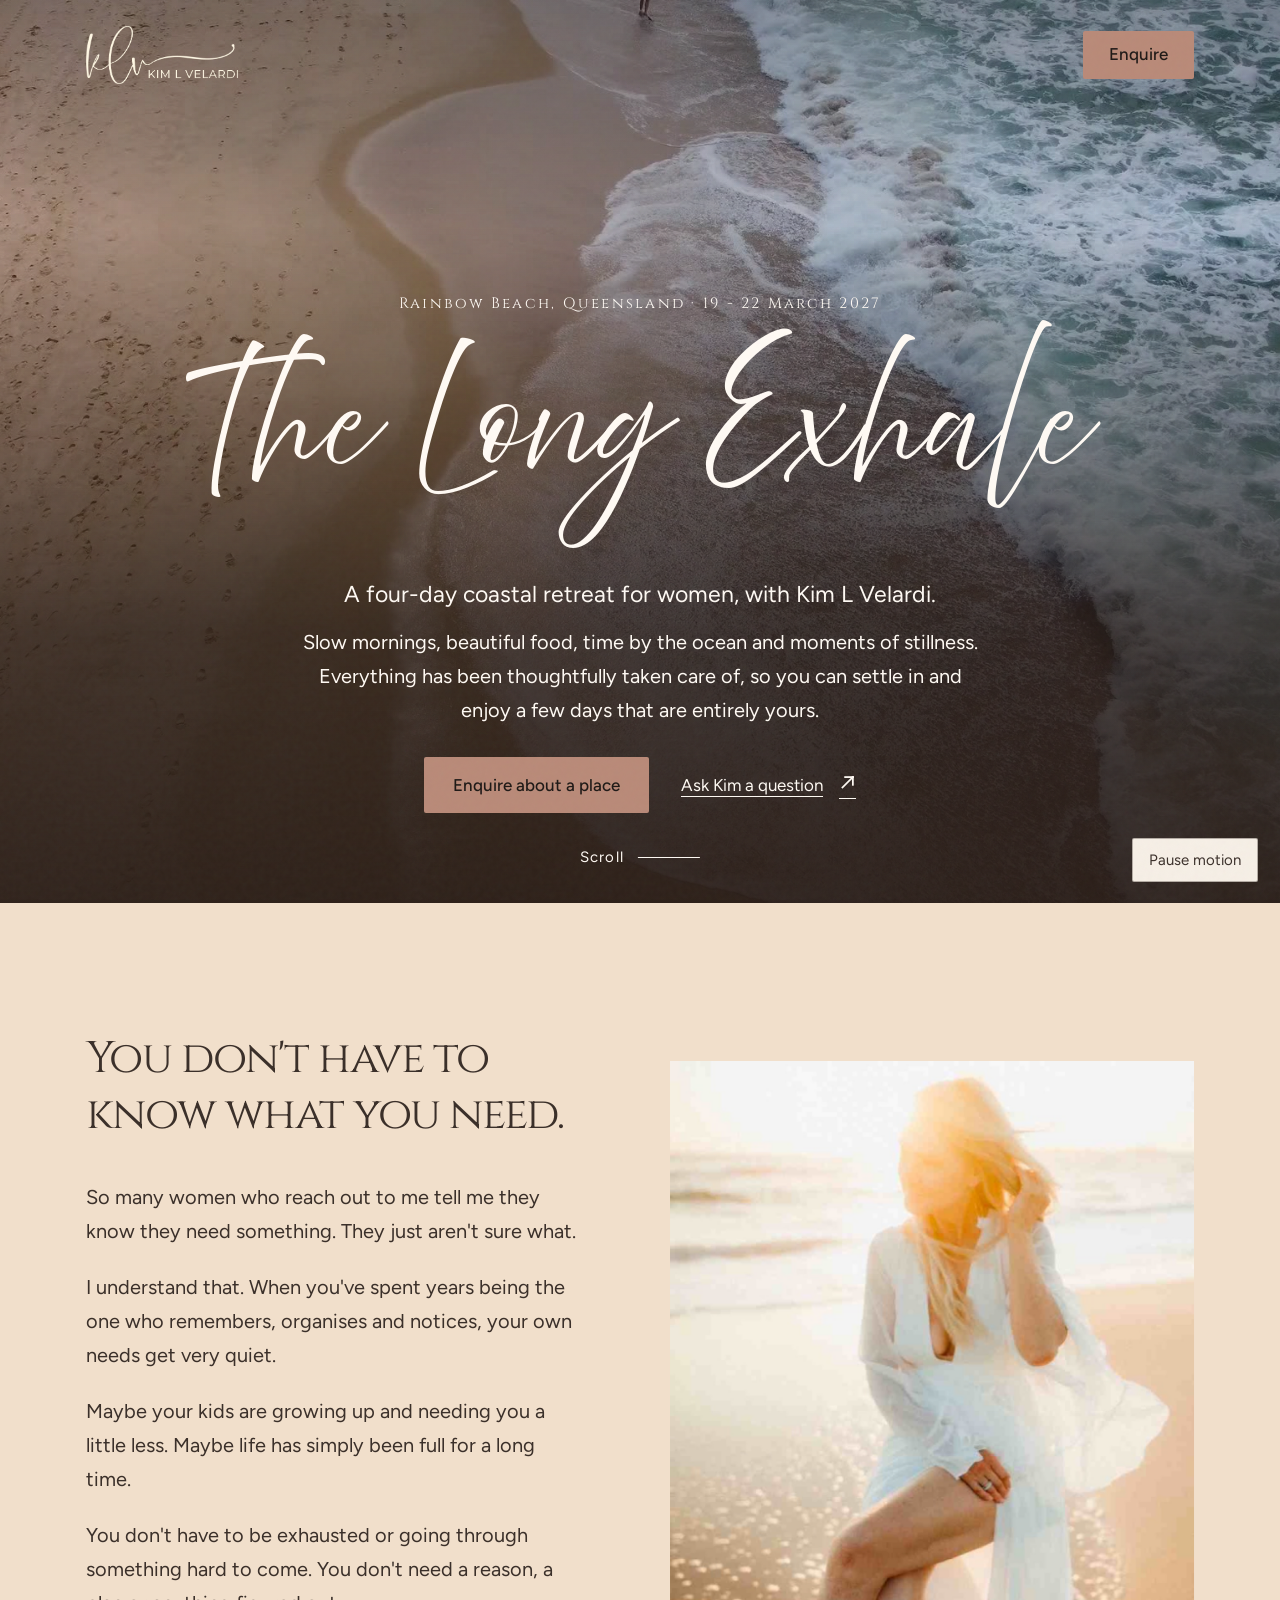
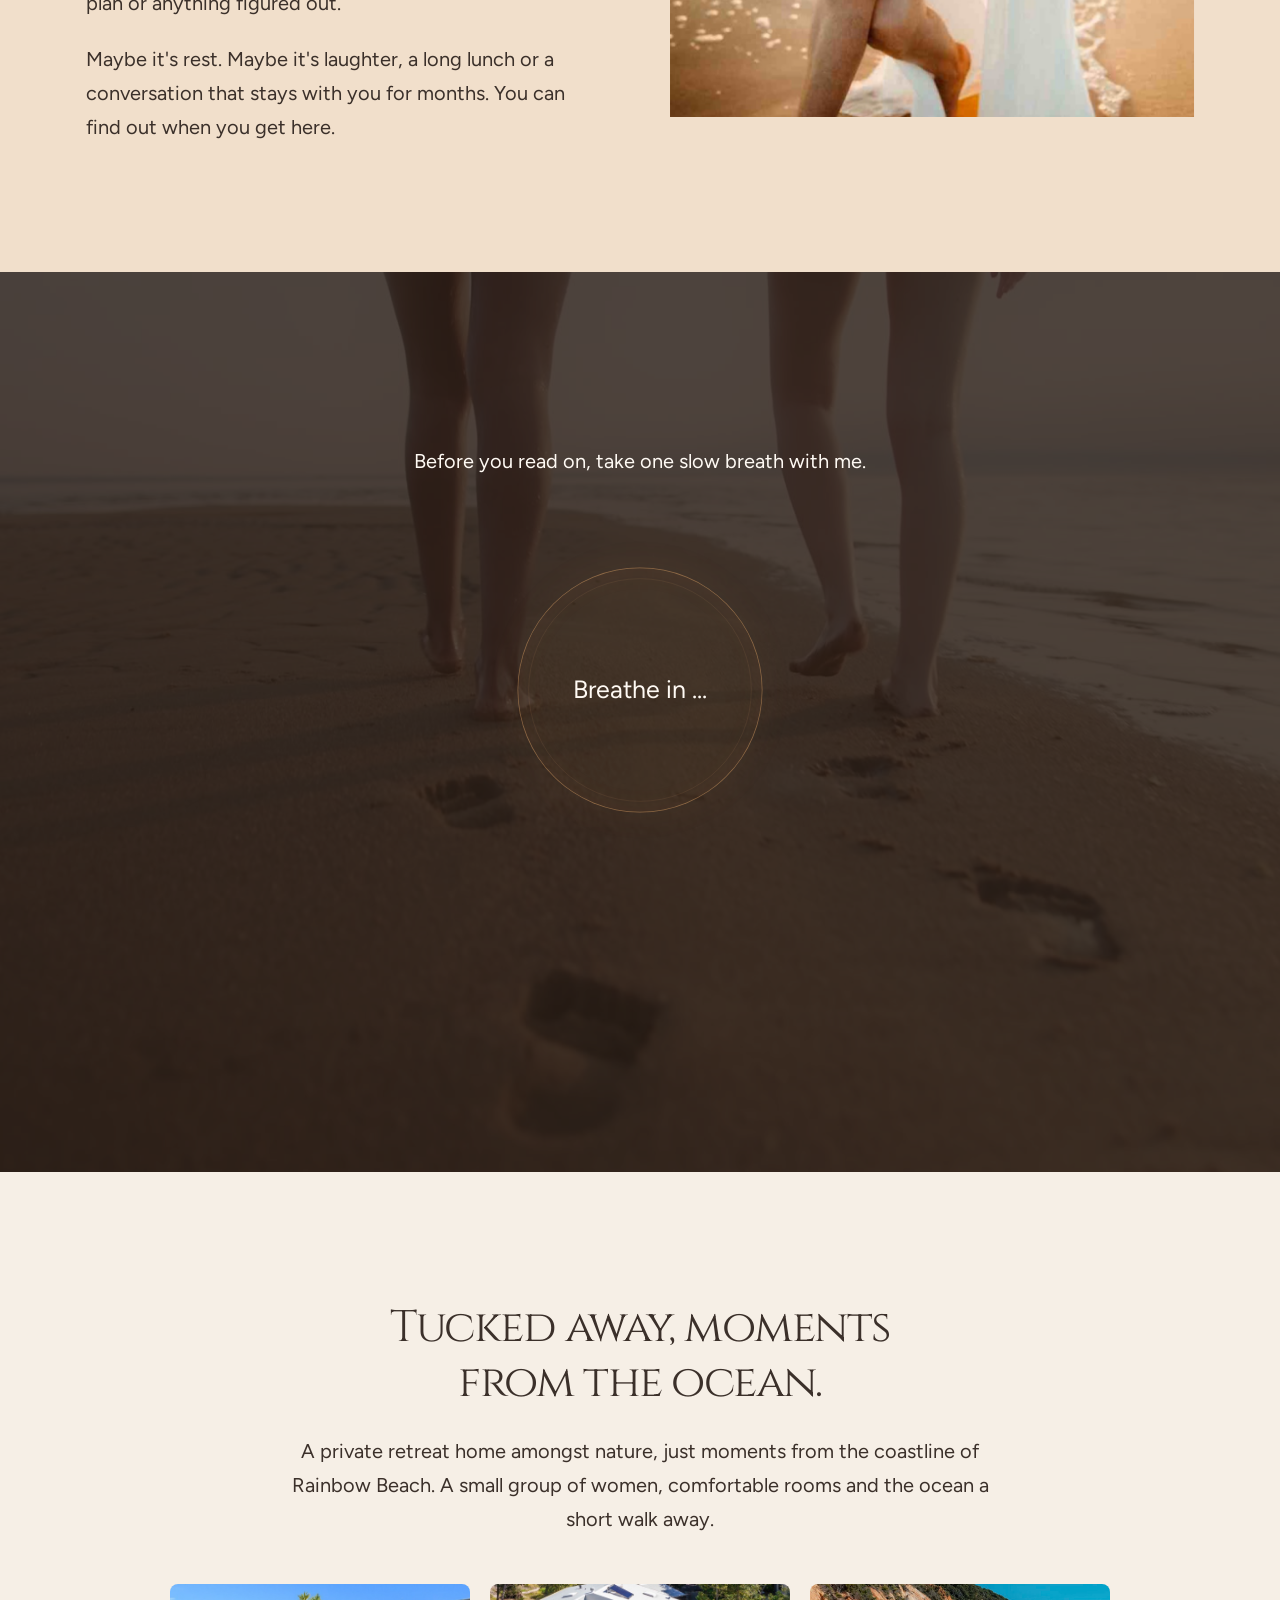
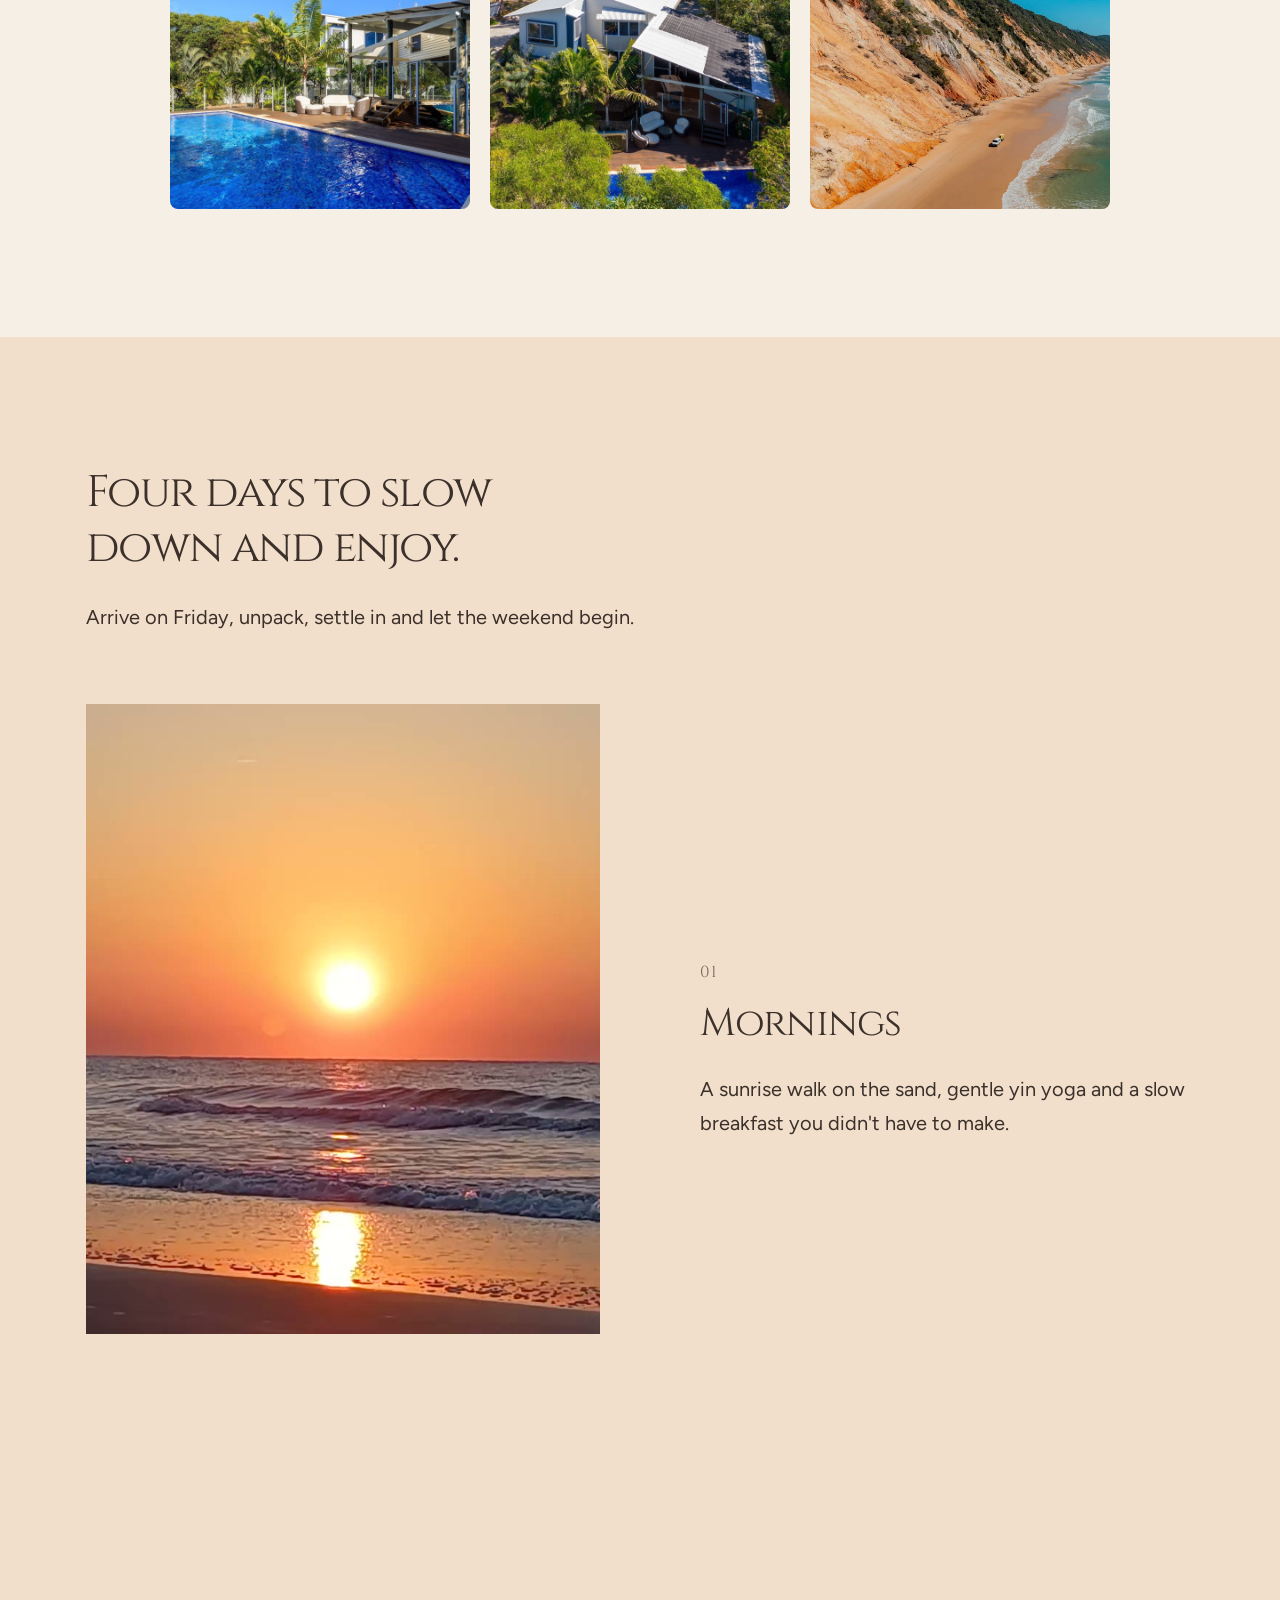
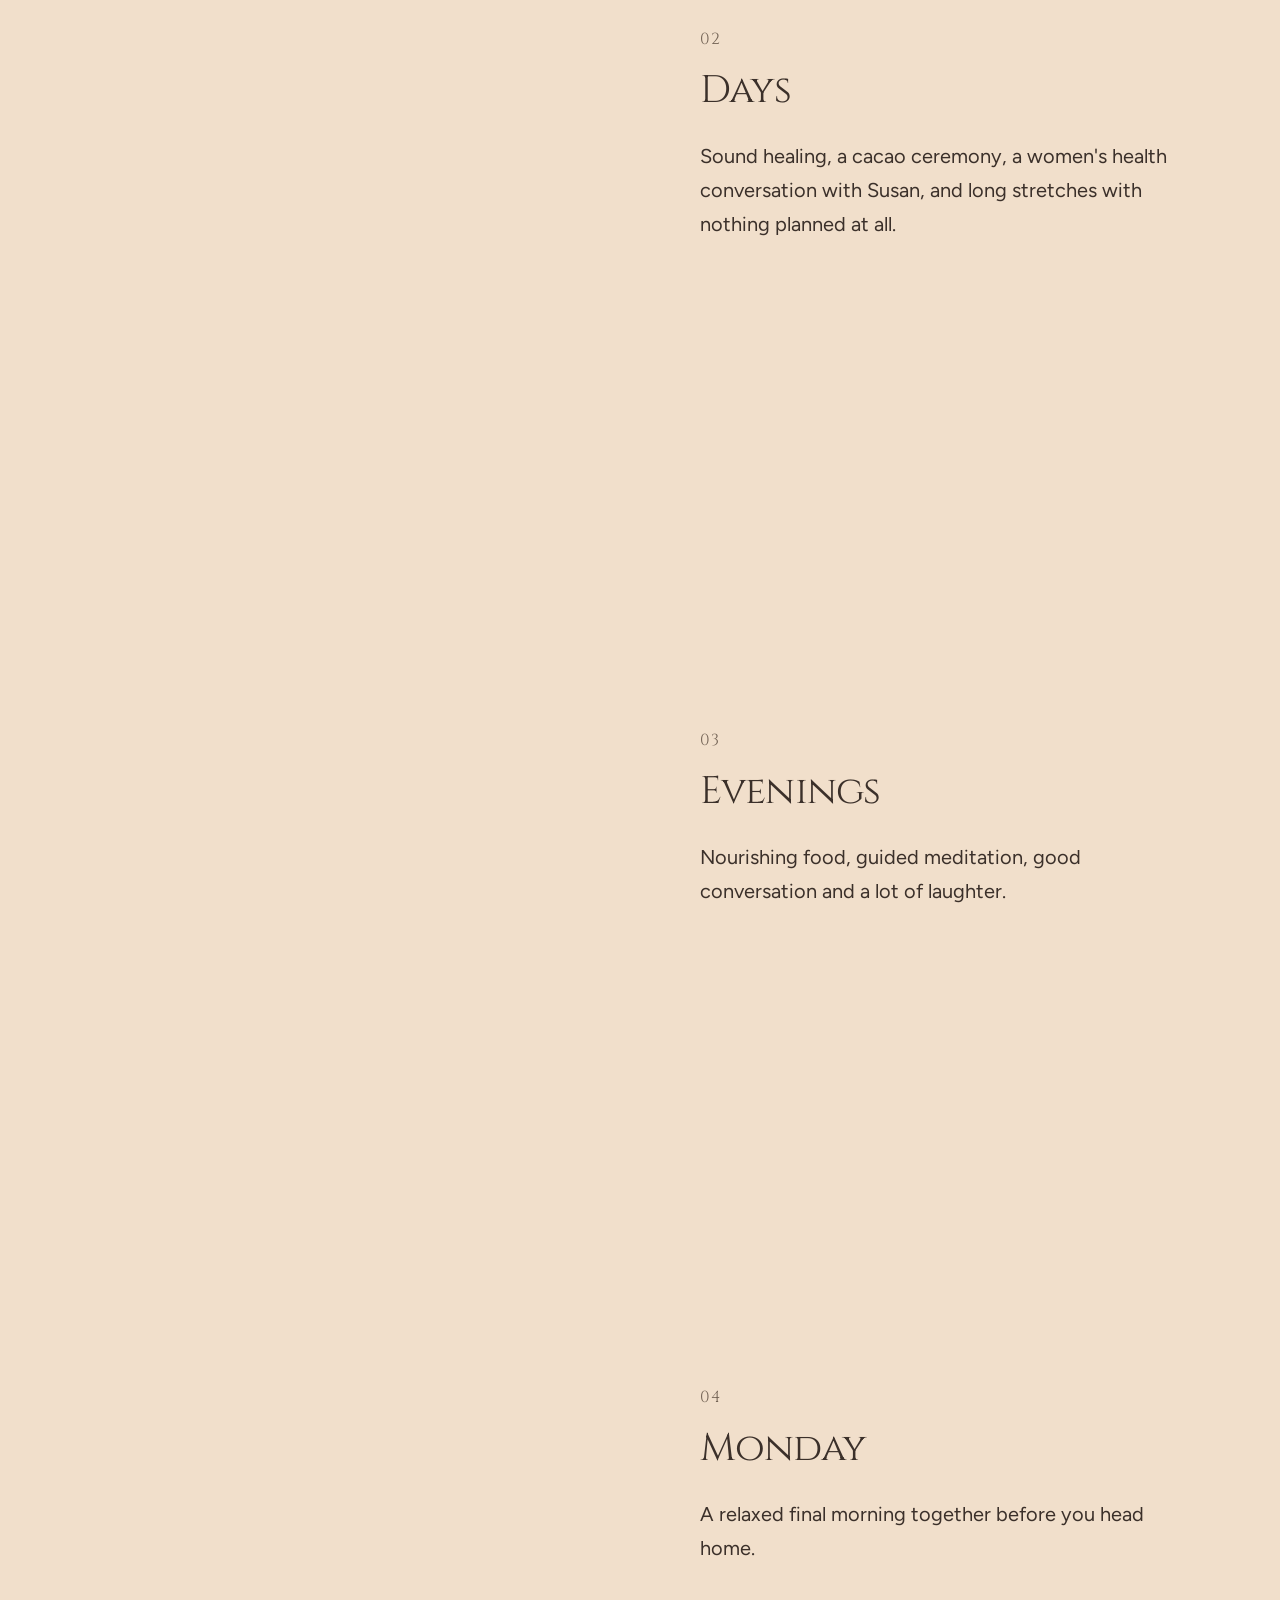
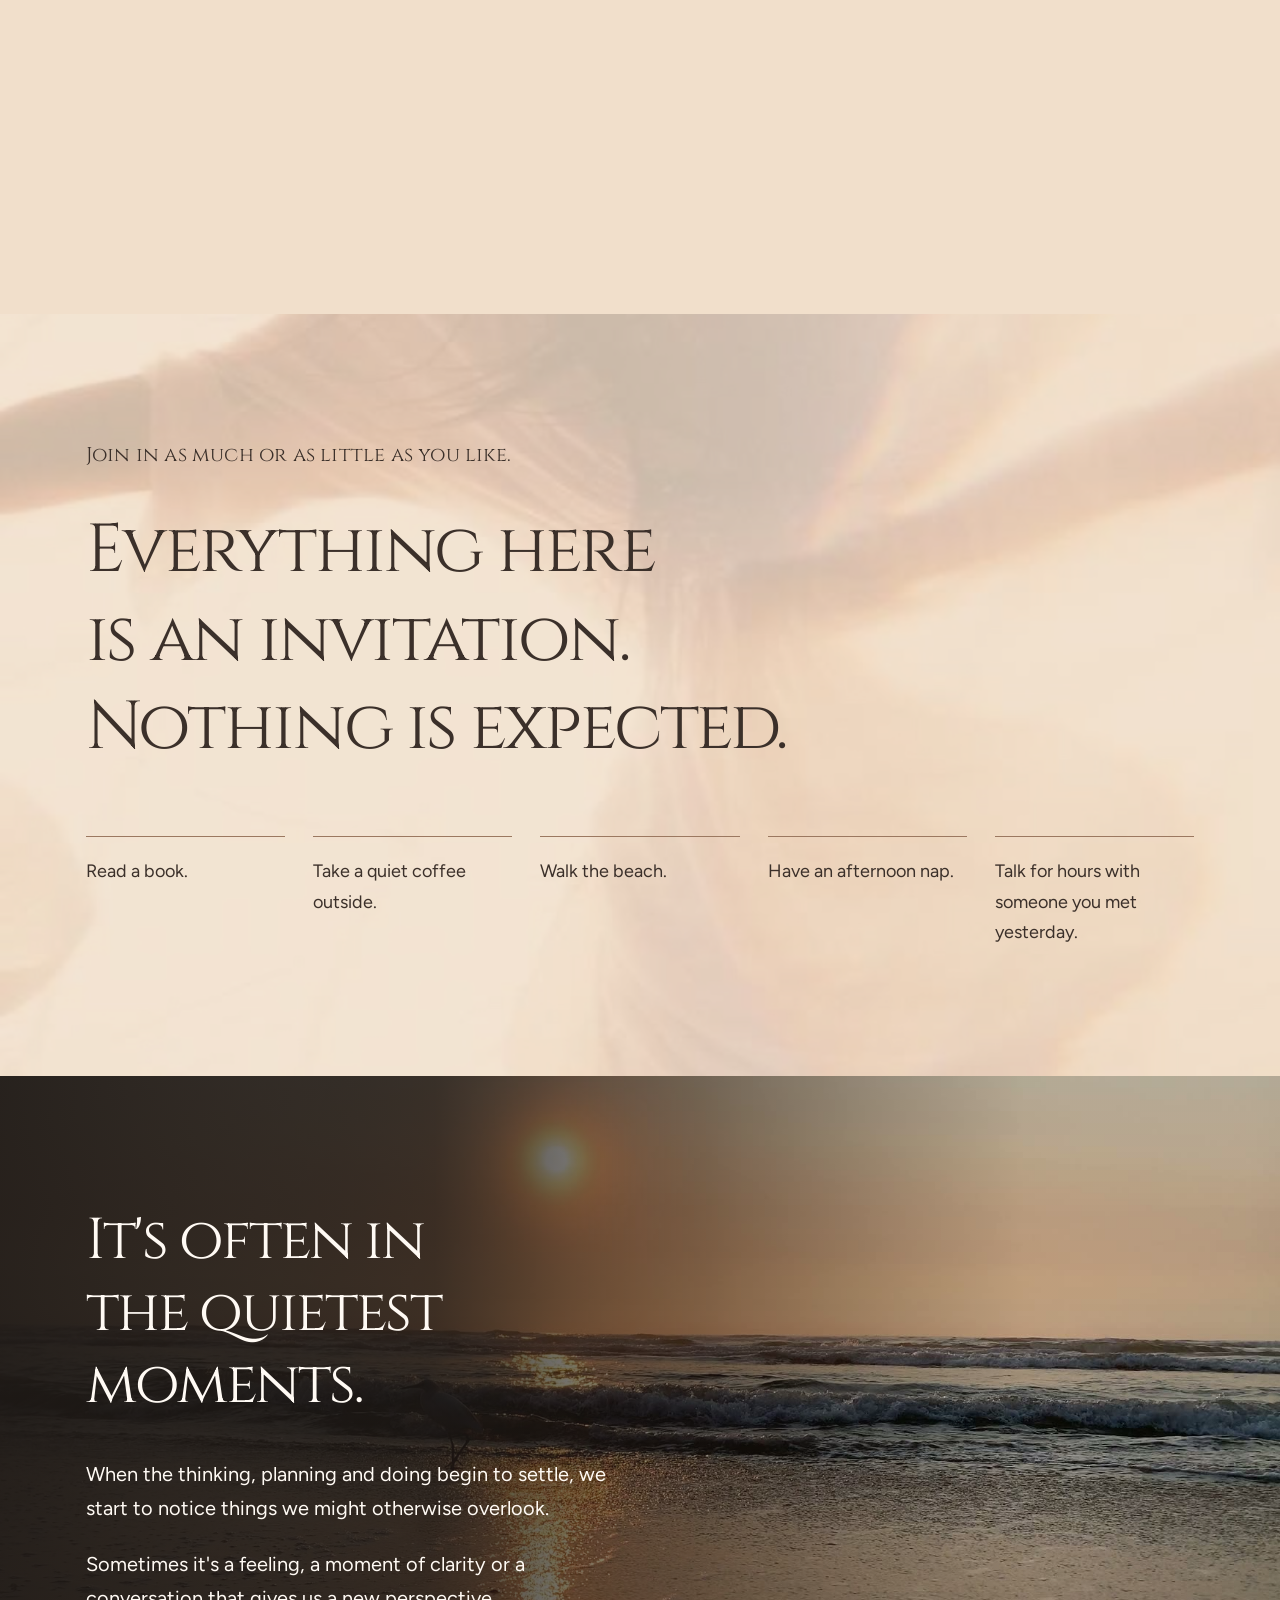
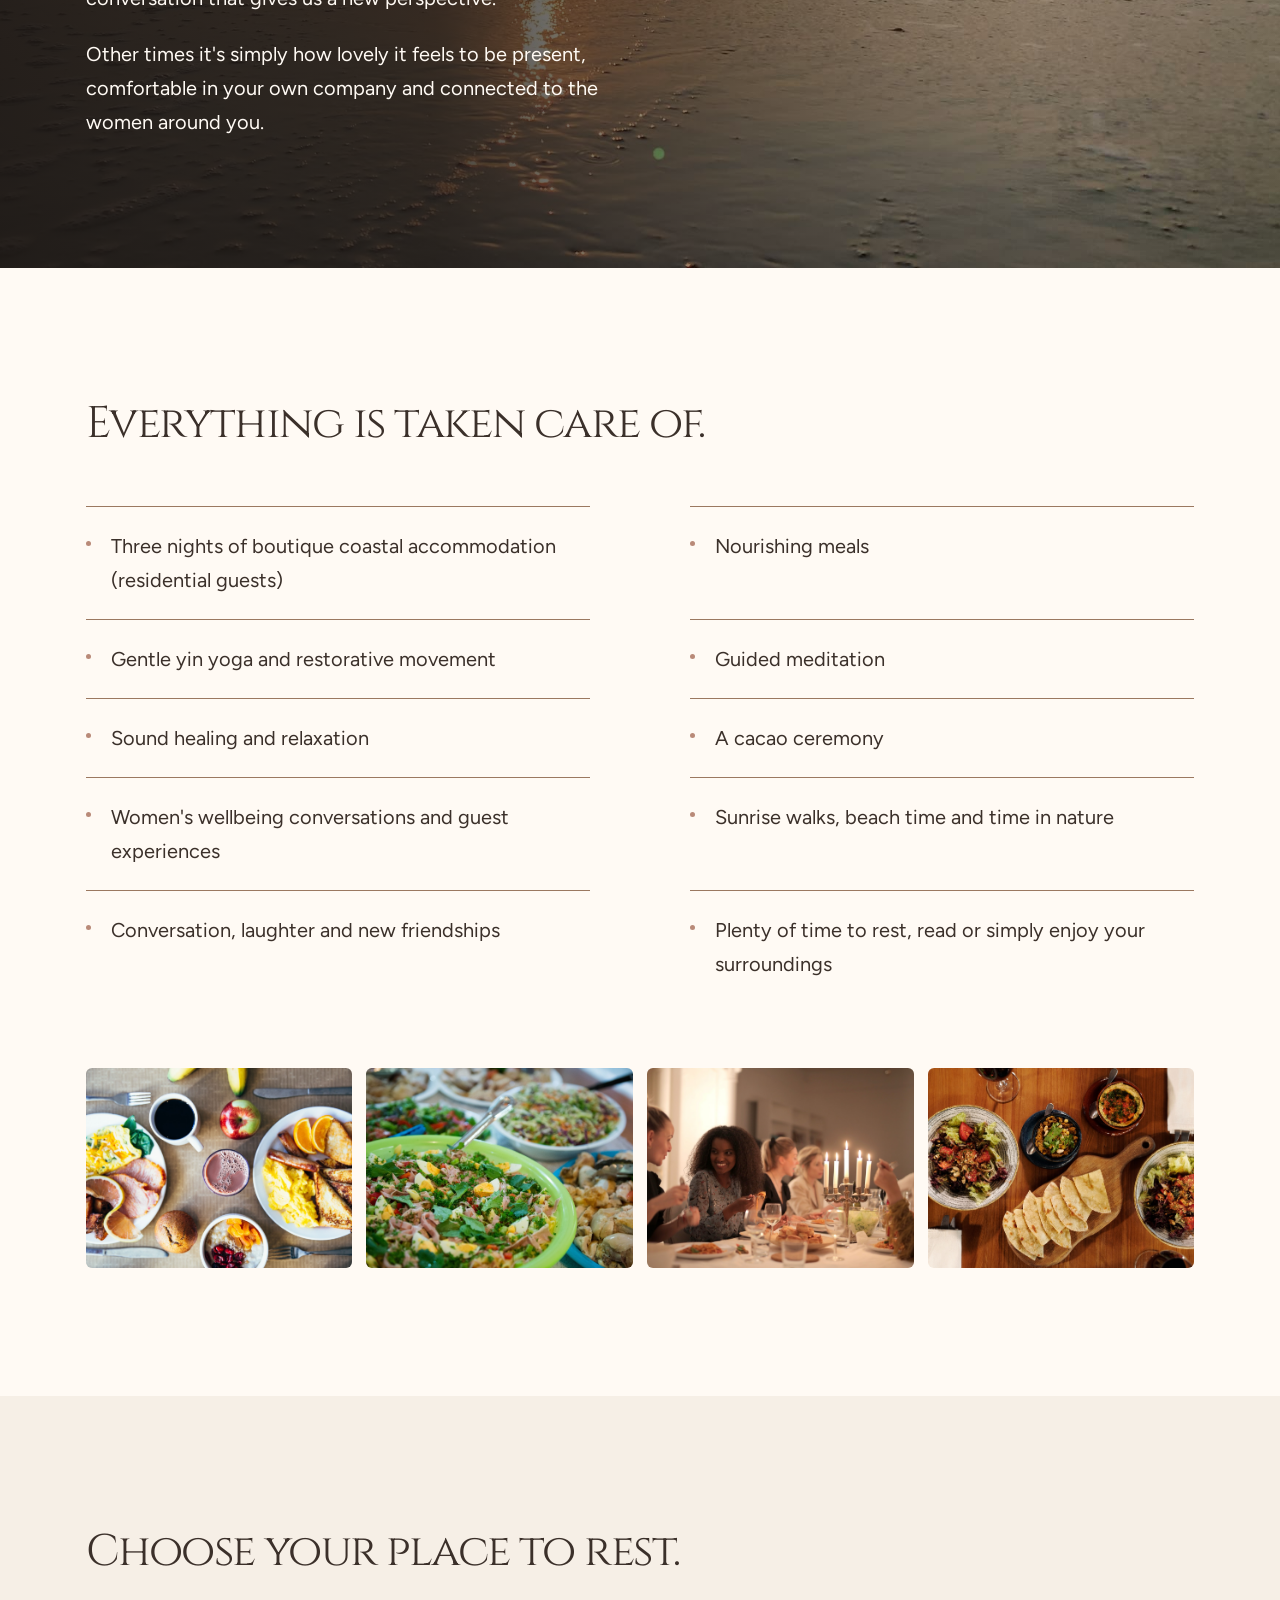
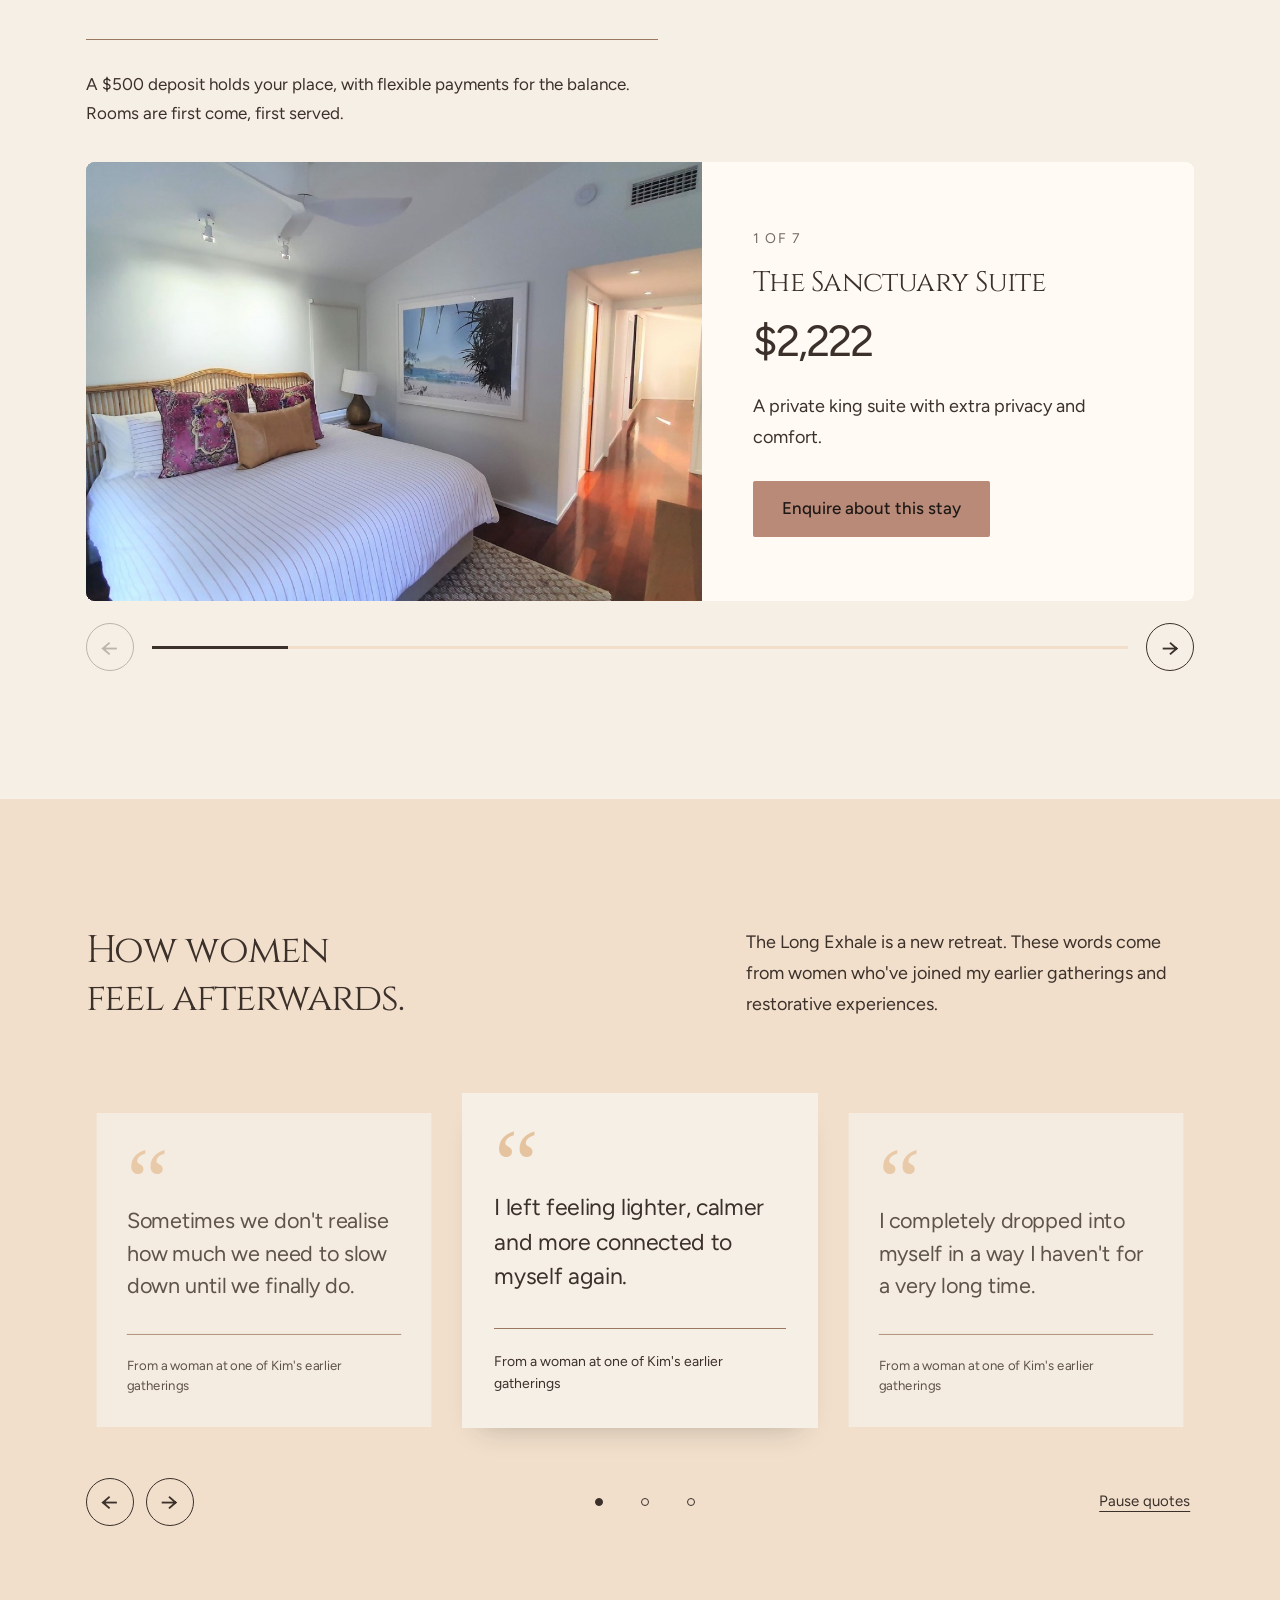
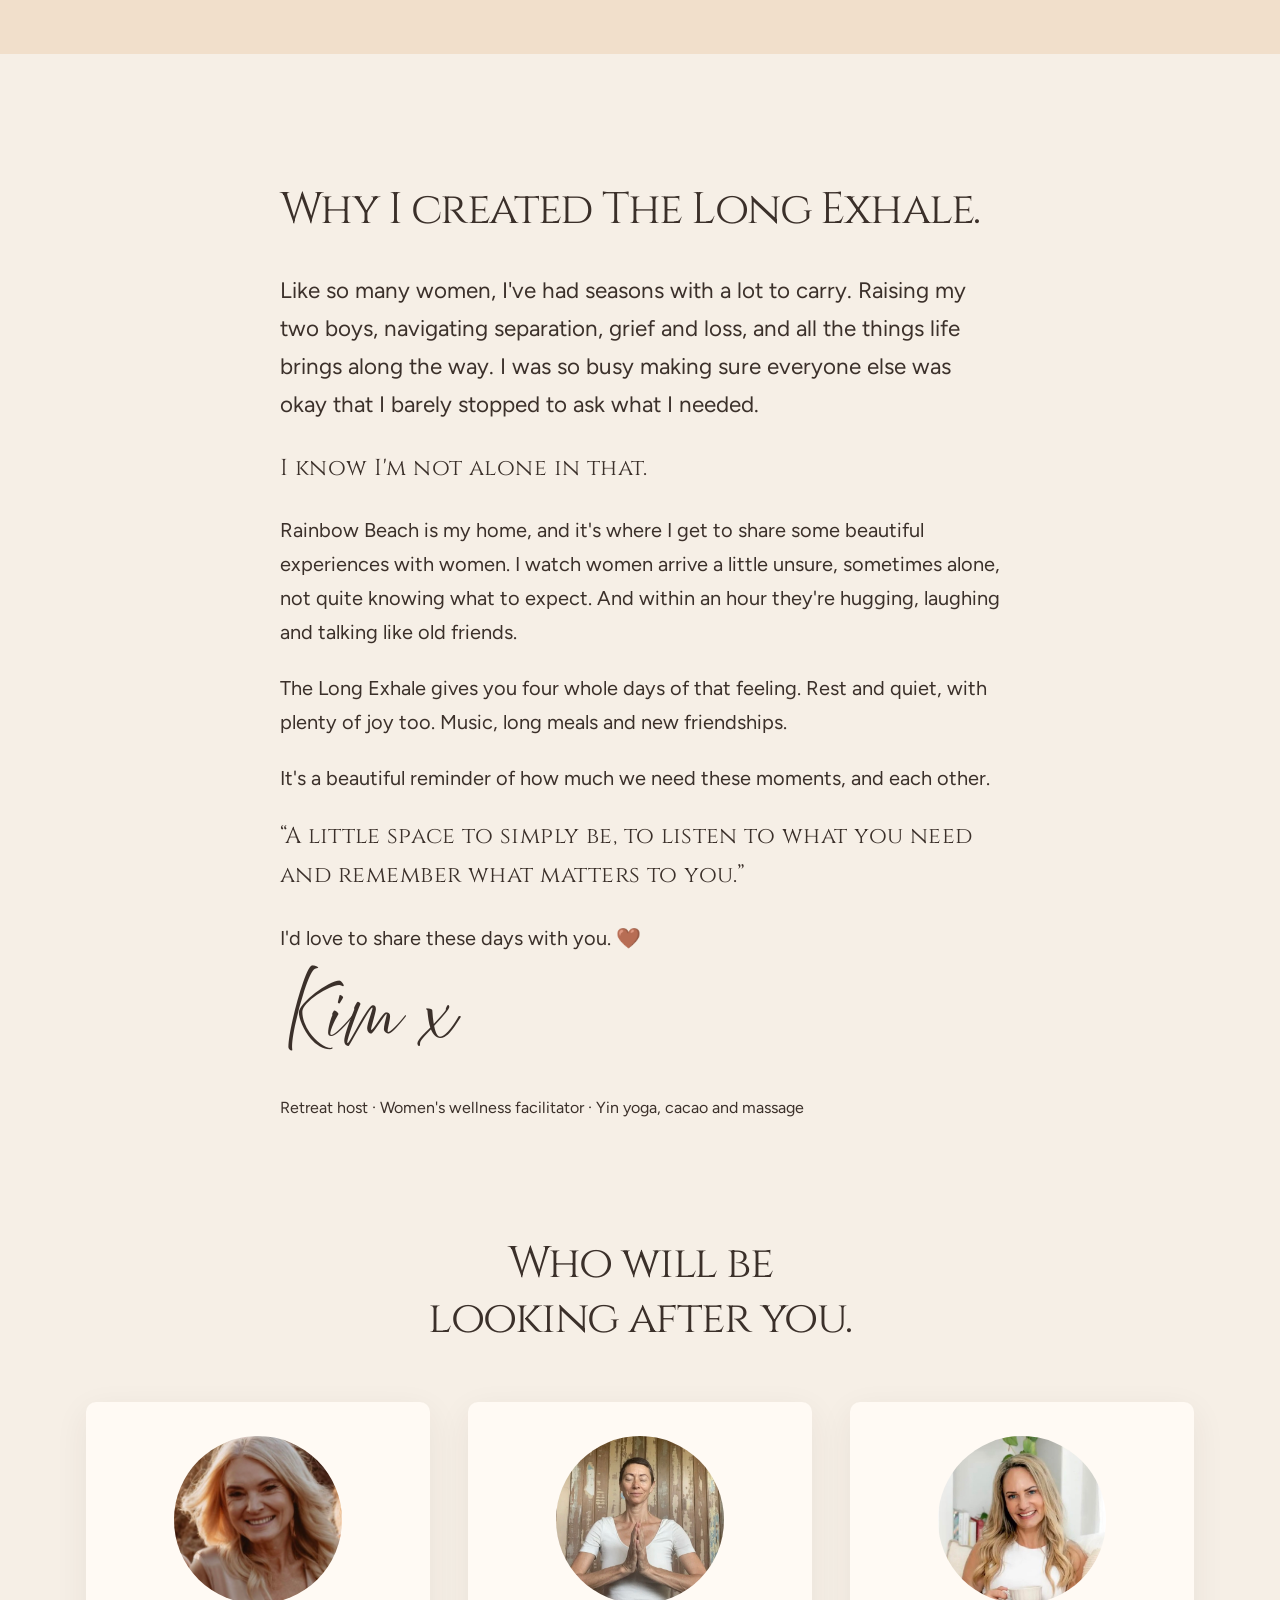
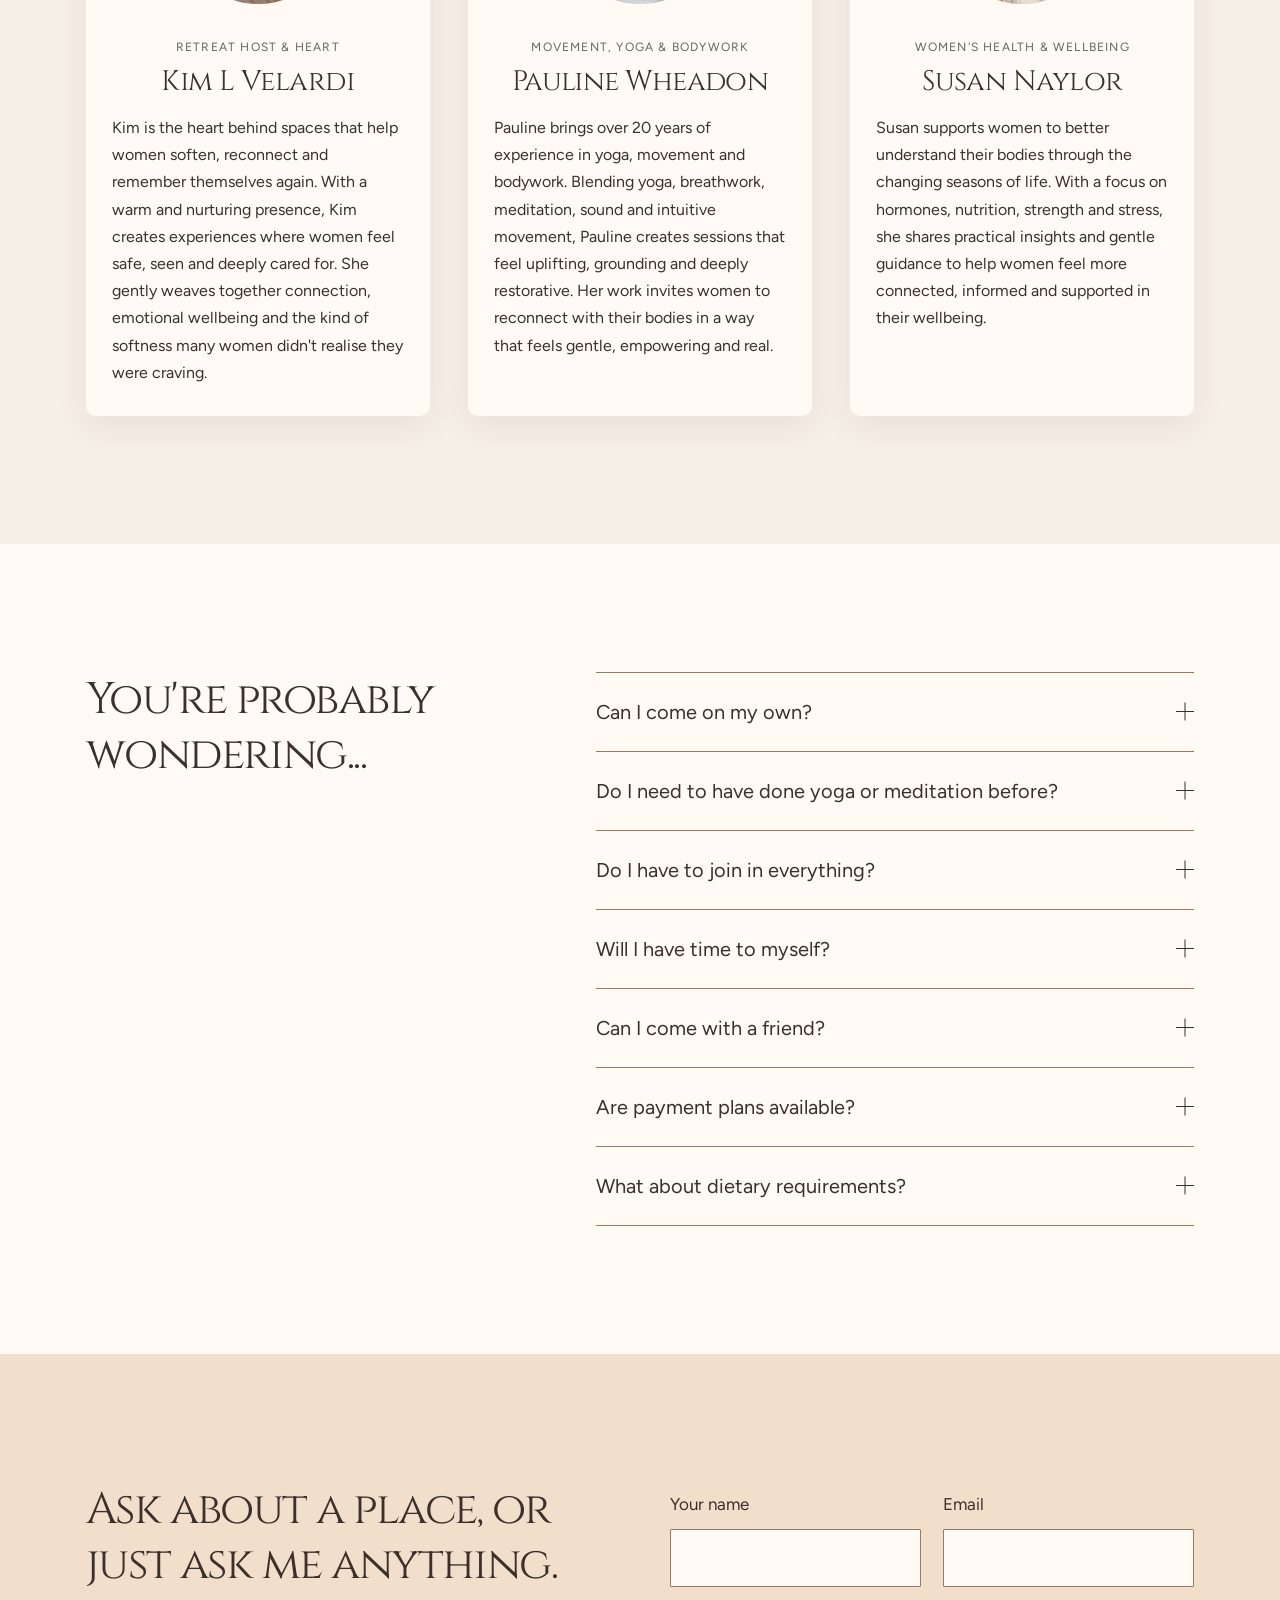
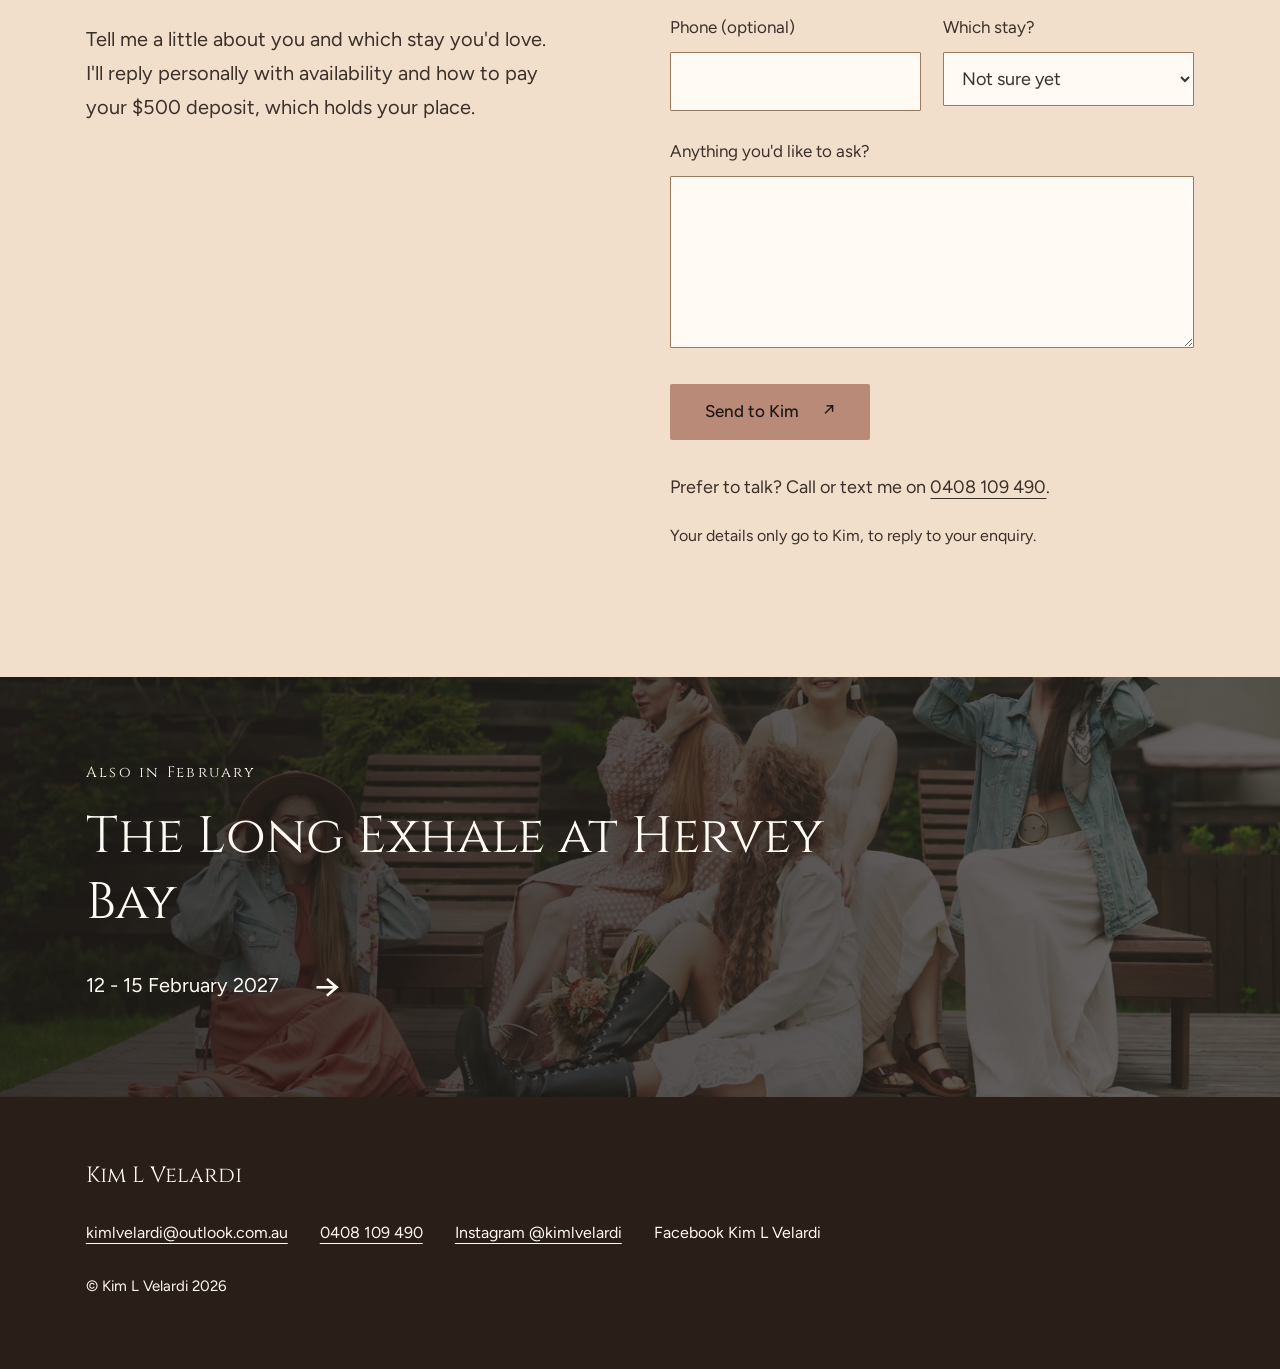
<file: rainbow-beach/index.html>
<!doctype html>
<html lang="en-AU">
<head>
  <meta charset="utf-8">
  <meta name="viewport" content="width=device-width, initial-scale=1">
  <meta name="robots" content="noindex, nofollow">
  <meta name="theme-color" content="#F6EFE6">
  <title>The Long Exhale | Rainbow Beach Women&#x27;s Retreat, Queensland | 2027</title>
  <meta name="description" content="Slow mornings, beautiful food, time by the ocean and moments of stillness. Everything has been thoughtfully taken care of, so you can settle in and enjoy a few days that are entirely yours.">
  <meta property="og:type" content="website">
  <meta property="og:title" content="The Long Exhale | Rainbow Beach Women&#x27;s Retreat, Queensland | 2027">
  <meta property="og:description" content="Slow mornings, beautiful food, time by the ocean and moments of stillness. Everything has been thoughtfully taken care of, so you can settle in and enjoy a few days that are entirely yours.">
  <meta property="og:image" content="../media/aerial-shore.jpg">
  <meta property="og:image:alt" content="Women running into the surf at the shoreline">
  <meta property="og:locale" content="en_AU">
  <link rel="preconnect" href="https://fonts.googleapis.com">
  <link rel="preconnect" href="https://fonts.gstatic.com" crossorigin>
  <link href="https://fonts.googleapis.com/css2?family=Cinzel:wght@400;500&amp;family=Figtree:wght@400;450;500;600&amp;display=swap" rel="stylesheet">
  <link rel="preload" href="../fonts/above-the-beyond.otf" as="font" type="font/otf" crossorigin>
  <link rel="preload" href="../media/aerial-shore.jpg" as="image" fetchpriority="high">
  <link rel="icon" type="image/png" href="../img/klv-mark.png">
  <link rel="apple-touch-icon" href="../img/klv-mark.png">
  <link rel="stylesheet" href="../assets/style.css">
  <script src="../assets/main.js" defer></script>
  <script type="application/ld+json">{"@context": "https://schema.org", "@type": "Event", "name": "The Long Exhale - Rainbow Beach women's retreat", "description": "Slow mornings, beautiful food, time by the ocean and moments of stillness. Everything has been thoughtfully taken care of, so you can settle in and enjoy a few days that are entirely yours.", "startDate": "2027-03-19", "endDate": "2027-03-22", "eventAttendanceMode": "https://schema.org/OfflineEventAttendanceMode", "eventStatus": "https://schema.org/EventScheduled", "image": "../media/aerial-shore.jpg", "location": {"@type": "Place", "name": "Rainbow Beach, Queensland", "address": {"@type": "PostalAddress", "addressLocality": "Rainbow Beach", "addressRegion": "QLD", "addressCountry": "AU"}}, "organizer": {"@type": "Person", "name": "Kim L Velardi", "email": "kimlvelardi@outlook.com.au"}, "offers": {"@type": "AggregateOffer", "lowPrice": 522, "highPrice": 2222, "priceCurrency": "AUD"}}</script>
</head>
<body data-theme="bay" data-retreat="Rainbow Beach">
<a class="skip-link" href="#main">Skip to content</a>
<nav class="site-nav" aria-label="Main navigation"><div class="nav-inner">
  <a class="brand" href="../index.html" aria-label="Kim L Velardi - choose a retreat"><img src="../img/kim-logo.png" alt="Kim L Velardi" width="922" height="349"></a>
  <a class="button nav-enquire" href="#enquire">Enquire</a>
</div></nav>
<main id="main">
<section class="hero" aria-labelledby="retreat-title">
  <div class="hero-film"><video class="hero-video" data-src="../media/aerial-shore.mp4" poster="../media/aerial-shore.jpg" muted playsinline loop preload="metadata" autoplay aria-hidden="true" tabindex="-1"></video></div><div class="hero-scrim"></div>
  <div class="hero-content container">
    <p class="eyebrow hero-eyebrow"><span>Rainbow Beach, Queensland</span><span class="eb-sep" aria-hidden="true"> · </span><span class="eb-date">19 - 22 March 2027</span></p>
    <h1 class="script hero-title" id="retreat-title"><span>The Long</span> <span>Exhale</span></h1>
    <p class="hero-line">A four-day coastal retreat for women, with Kim L Velardi.</p>
    <p class="hero-sub">Slow mornings, beautiful food, time by the ocean and moments of stillness. Everything has been thoughtfully taken care of, so you can settle in and enjoy a few days that are entirely yours.</p>
    <div class="hero-actions"><a class="button" href="#enquire">Enquire about a place</a><a class="text-link light-link" href="#enquire" data-ask>Ask Kim a question <span aria-hidden="true">↗</span></a></div>
  </div>
  <a class="scroll-cue" href="#mirror" aria-label="Scroll to read on"><span>Scroll</span><i aria-hidden="true"></i></a>
</section>
<section class="mirror section-space" id="mirror" aria-labelledby="mirror-title">
  <div class="container mirror-grid">
    <div class="mirror-copy reveal"><h2 id="mirror-title">You don&#x27;t have to know what you need.</h2><p>So many women who reach out to me tell me they know they need something. They just aren&#x27;t sure what.</p><p>I understand that. When you&#x27;ve spent years being the one who remembers, organises and notices, your own needs get very quiet.</p><p>Maybe your kids are growing up and needing you a little less. Maybe life has simply been full for a long time.</p><p>You don&#x27;t have to be exhausted or going through something hard to come. You don&#x27;t need a reason, a plan or anything figured out.</p><p>Maybe it&#x27;s rest. Maybe it&#x27;s laughter, a long lunch or a conversation that stays with you for months. You can find out when you get here.</p></div>
    <figure class="mirror-photo wipe"><img src="../img/kim-shore.jpg" alt="A woman in white on the shoreline in golden light." width="1072" height="1400" loading="lazy" decoding="async" class="people"></figure>
  </div>
</section>
<section class="breath dark-section" aria-label="A moment to breathe">
  <div class="ambient-film"><video class="" data-src="../media/walk-shore.mp4" poster="../media/walk-shore.jpg" muted playsinline loop preload="none" aria-hidden="true" tabindex="-1"></video></div>
  <div class="breath-content container">
    <p class="breath-intro">Before you read on, take one slow breath with me.</p>
    <div class="breath-guide">
      <div class="breath-circle" aria-hidden="true"></div>
      <div class="breath-words" aria-hidden="true"><span class="breath-in">Breathe in ...</span><span class="breath-out">and let it all go.</span></div>
      <p class="breath-static">Breathe in ...<br>and let it all go.</p>
    </div>
    <p class="breath-after">That's the feeling. Now imagine four days of this.</p>
  </div>
</section>
<section class="house section-space" aria-labelledby="house-title"><div class="container house-grid">
  <div class="house-copy reveal"><h2 id="house-title">Tucked away, moments from the ocean.</h2><p>A private retreat home amongst nature, just moments from the coastline of Rainbow Beach. A small group of women, comfortable rooms and the ocean a short walk away.</p></div>
  <div class="house-thumbs"><figure class="house-thumb"><img src="../img/rb-pool.jpg" alt="The pool and garden at the Rainbow Beach retreat home." loading="lazy" decoding="async"></figure><figure class="house-thumb"><img src="../img/rb-aerial.jpg" alt="An aerial view of the Rainbow Beach retreat home in its green surroundings." loading="lazy" decoding="async"></figure><figure class="house-thumb"><img src="../img/rb-cliffs.jpg" alt="The coloured sand cliffs along the beach at Rainbow Beach." loading="lazy" decoding="async"></figure></div>
</div></section>
<section class="days section-space" aria-labelledby="days-title">
  <div class="container">
    <header class="section-heading reveal"><h2 id="days-title">Four days to slow down and enjoy.</h2><p>Arrive on Friday, unpack, settle in and let the weekend begin.</p></header>
    <div class="days-layout">
      <div class="days-sticky" aria-hidden="true"><div class="day-frame is-active" data-frame="0"><video class="" data-src="../media/sunrise.mp4" poster="../media/sunrise.jpg" muted playsinline loop preload="none" aria-hidden="true" tabindex="-1"></video></div><div class="day-frame" data-frame="1"><video class="" data-src="../media/singing-bowl.mp4" poster="../media/singing-bowl.jpg" muted playsinline loop preload="none" aria-hidden="true" tabindex="-1"></video></div><div class="day-frame" data-frame="2"><video class="" data-src="../media/circle.mp4" poster="../media/circle.jpg" muted playsinline loop preload="none" aria-hidden="true" tabindex="-1"></video></div><div class="day-frame" data-frame="3"><video class="" data-src="../media/laughter.mp4" poster="../media/laughter.jpg" muted playsinline loop preload="none" aria-hidden="true" tabindex="-1"></video></div></div>
      <div class="day-chapters"><article class="day-chapter" data-day="0" aria-labelledby="day-0"><div class="day-copy"><span class="chapter-number" aria-hidden="true">01</span><h3 id="day-0">Mornings</h3><p>A sunrise walk on the sand, gentle yin yoga and a slow breakfast you didn&#x27;t have to make.</p></div></article><article class="day-chapter" data-day="1" aria-labelledby="day-1"><div class="day-copy"><span class="chapter-number" aria-hidden="true">02</span><h3 id="day-1">Days</h3><p>Sound healing, a cacao ceremony, a women&#x27;s health conversation with Susan, and long stretches with nothing planned at all.</p></div></article><article class="day-chapter" data-day="2" aria-labelledby="day-2"><div class="day-copy"><span class="chapter-number" aria-hidden="true">03</span><h3 id="day-2">Evenings</h3><p>Nourishing food, guided meditation, good conversation and a lot of laughter.</p></div></article><article class="day-chapter" data-day="3" aria-labelledby="day-3"><div class="day-copy"><span class="chapter-number" aria-hidden="true">04</span><h3 id="day-3">Monday</h3><p>A relaxed final morning together before you head home.</p></div></article></div>
    </div>
  </div>
</section>
<section class="invitation section-space" aria-labelledby="invitation-title">
  <div class="linen-texture" aria-hidden="true"><img src="../img/linen-light.jpg" alt="" width="899" height="1200" loading="lazy" decoding="async"></div>
  <div class="container reveal"><h2 class="invitation-intro" id="invitation-title">Join in as much or as little as you like.</h2>
    <blockquote class="pull-line">Everything here is an invitation. Nothing is expected.</blockquote>
    <ul class="free-time"><li>Read a book.</li><li>Take a quiet coffee outside.</li><li>Walk the beach.</li><li>Have an afternoon nap.</li><li>Talk for hours with someone you met yesterday.</li></ul>
  </div>
</section>
<section class="afterwards dark-section section-space" aria-labelledby="afterwards-title">
  <div class="ambient-film"><video class="" data-src="../media/heron-dawn.mp4" poster="../media/heron-dawn.jpg" muted playsinline loop preload="none" aria-hidden="true" tabindex="-1"></video></div>
  <div class="container afterwards-content reveal"><h2 id="afterwards-title">It&#x27;s often in the quietest moments.</h2><div class="afterwards-copy"><p>When the thinking, planning and doing begin to settle, we start to notice things we might otherwise overlook.</p><p>Sometimes it&#x27;s a feeling, a moment of clarity or a conversation that gives us a new perspective.</p><p>Other times it&#x27;s simply how lovely it feels to be present, comfortable in your own company and connected to the women around you.</p></div></div>
</section>
<section class="included section-space" aria-labelledby="included-title"><div class="container">
  <h2 class="reveal" id="included-title">Everything is taken care of.</h2>
  <ul class="included-list"><li class="reveal">Three nights of boutique coastal accommodation (residential guests)</li><li class="reveal">Nourishing meals</li><li class="reveal">Gentle yin yoga and restorative movement</li><li class="reveal">Guided meditation</li><li class="reveal">Sound healing and relaxation</li><li class="reveal">A cacao ceremony</li><li class="reveal">Women&#x27;s wellbeing conversations and guest experiences</li><li class="reveal">Sunrise walks, beach time and time in nature</li><li class="reveal">Conversation, laughter and new friendships</li><li class="reveal">Plenty of time to rest, read or simply enjoy your surroundings</li></ul>
  
  <div class="food-strip"><figure><img src="../img/food-1.jpg" alt="A breakfast table with eggs, toast, fruit and coffee" loading="lazy" decoding="async"></figure><figure><img src="../img/food-2.jpg" alt="Bowls of fresh salads laid out to share" loading="lazy" decoding="async"></figure><figure><img src="../img/food-3.jpg" alt="Women laughing over dinner by candlelight" loading="lazy" decoding="async"></figure><figure><img src="../img/food-4.jpg" alt="Shared plates of salad, dips and flatbread" loading="lazy" decoding="async"></figure></div>
</div></section>
<section class="stays section-space" id="stays" aria-labelledby="stays-title"><div class="container">
  <div class="stays-head"><div><h2 class="reveal" id="stays-title">Choose your place to rest.</h2><p class="deposit-line">A $500 deposit holds your place, with flexible payments for the balance. Rooms are first come, first served.</p></div></div>
  <div class="stay-carousel" role="region" aria-roledescription="carousel" aria-labelledby="stays-title">
    <div class="stay-viewport"><div class="stay-track" id="stay-track" tabindex="0" aria-label="Stays, one at a time. Use left and right arrow keys"><article class="stay-card" role="group" aria-roledescription="slide" aria-label="1 of 7"><div class="stay-thumb"><img src="../img/rb-room-sanctuary.jpg" alt="The Sanctuary Suite at the Rainbow Beach retreat home" loading="lazy" decoding="async" draggable="false"></div><div class="stay-details"><p class="stay-count">1 of 7</p><h3 id="stay-0">The Sanctuary Suite</h3><p class="stay-price">$2,222</p><p class="stay-description">A private king suite with extra privacy and comfort.</p><a class="button stay-enquire" href="#enquire" data-stay="The Sanctuary Suite">Enquire about this stay<span class="sr-only">: The Sanctuary Suite</span></a></div></article><article class="stay-card" role="group" aria-roledescription="slide" aria-label="2 of 7"><div class="stay-thumb"><img src="../img/rb-room-haven.jpg" alt="The Private Haven at the Rainbow Beach retreat home" loading="lazy" decoding="async" draggable="false"></div><div class="stay-details"><p class="stay-count">2 of 7</p><h3 id="stay-1">The Private Haven</h3><p class="stay-price">$2,122</p><p class="stay-description">Your own king room to unwind and enjoy a little quiet.</p><a class="button stay-enquire" href="#enquire" data-stay="The Private Haven">Enquire about this stay<span class="sr-only">: The Private Haven</span></a></div></article><article class="stay-card" role="group" aria-roledescription="slide" aria-label="3 of 7"><div class="stay-thumb"><img src="../img/rb-room-solace.jpg" alt="The Solace Suite at the Rainbow Beach retreat home" loading="lazy" decoding="async" draggable="false"></div><div class="stay-details"><p class="stay-count">3 of 7</p><h3 id="stay-2">The Solace Suite</h3><p class="stay-price">$2,122</p><p class="stay-description">A peaceful private queen room.</p><a class="button stay-enquire" href="#enquire" data-stay="The Solace Suite">Enquire about this stay<span class="sr-only">: The Solace Suite</span></a></div></article><article class="stay-card" role="group" aria-roledescription="slide" aria-label="4 of 7"><div class="stay-thumb"><img src="../img/rb-room-coastal.jpg" alt="The Coastal Queen at the Rainbow Beach retreat home" loading="lazy" decoding="async" draggable="false"></div><div class="stay-details"><p class="stay-count">4 of 7</p><h3 id="stay-3">The Coastal Queen</h3><p class="stay-price">$2,122</p><p class="stay-description">A queen room with a relaxed coastal feel.</p><a class="button stay-enquire" href="#enquire" data-stay="The Coastal Queen">Enquire about this stay<span class="sr-only">: The Coastal Queen</span></a></div></article><article class="stay-card" role="group" aria-roledescription="slide" aria-label="5 of 7"><div class="stay-thumb"><img src="../img/rb-room-collective.jpg" alt="The Collective at the Rainbow Beach retreat home" loading="lazy" decoding="async" draggable="false"></div><div class="stay-details"><p class="stay-count">5 of 7</p><h3 id="stay-4">The Collective</h3><p class="stay-price">$1,522<span> per person</span></p><p class="stay-description">A shared room with three single beds, lovely with friends.</p><a class="button stay-enquire" href="#enquire" data-stay="The Collective">Enquire about this stay<span class="sr-only">: The Collective</span></a></div></article><article class="stay-card" role="group" aria-roledescription="slide" aria-label="6 of 7"><div class="stay-thumb stay-thumb-text" aria-hidden="true"><span class="script">Retreat Guest</span></div><div class="stay-details"><p class="stay-count">6 of 7</p><h3 id="stay-5">Retreat Guest</h3><p class="stay-price">$1,222</p><p class="stay-description">All four days, meals and experiences. Stay in your own accommodation nearby.</p><a class="button stay-enquire" href="#enquire" data-stay="Retreat Guest">Enquire about this stay<span class="sr-only">: Retreat Guest</span></a></div></article><article class="stay-card" role="group" aria-roledescription="slide" aria-label="7 of 7"><div class="stay-thumb stay-thumb-text" aria-hidden="true"><span class="script">Day Guest</span></div><div class="stay-details"><p class="stay-count">7 of 7</p><h3 id="stay-6">Day Guest</h3><p class="stay-price">$622</p><p class="availability">Early release $522</p><p class="stay-description">One full day of experiences, food and company.</p><a class="button stay-enquire" href="#enquire" data-stay="Day Guest">Enquire about this stay<span class="sr-only">: Day Guest</span></a></div></article></div></div>
    <div class="stay-controls" hidden><button class="carousel-prev round-button" type="button" aria-label="Previous stay"><span aria-hidden="true">←</span></button><div class="carousel-progress" role="progressbar" aria-label="Stays progress" aria-valuemin="0" aria-valuemax="100" aria-valuenow="0"><span></span></div><button class="carousel-next round-button" type="button" aria-label="Next stay"><span aria-hidden="true">→</span></button></div>
  </div>
</div></section>
<section class="testimonials section-space" aria-labelledby="women-title"><div class="container">
  <header class="testimonial-intro reveal"><h2 id="women-title">How women feel afterwards.</h2><p>The Long Exhale is a new retreat. These words come from women who've joined my earlier gatherings and restorative experiences.</p></header>
  <div class="quote-carousel" role="region" aria-roledescription="carousel" aria-label="Words from women">
    <div class="quote-track carousel-track" tabindex="0" aria-label="Quotes, use left and right arrow keys"><figure class="quote is-active" data-quote="0" id="quote-0" role="group" aria-roledescription="slide" aria-label="1 of 3"><span class="quote-mark" aria-hidden="true">“</span><blockquote><p>I left feeling lighter, calmer and more connected to myself again.</p></blockquote><figcaption>From a woman at one of Kim's earlier gatherings</figcaption></figure><figure class="quote" data-quote="1" id="quote-1" role="group" aria-roledescription="slide" aria-label="2 of 3"><span class="quote-mark" aria-hidden="true">“</span><blockquote><p>I completely dropped into myself in a way I haven&#x27;t for a very long time.</p></blockquote><figcaption>From a woman at one of Kim's earlier gatherings</figcaption></figure><figure class="quote" data-quote="2" id="quote-2" role="group" aria-roledescription="slide" aria-label="3 of 3"><span class="quote-mark" aria-hidden="true">“</span><blockquote><p>Sometimes we don&#x27;t realise how much we need to slow down until we finally do.</p></blockquote><figcaption>From a woman at one of Kim's earlier gatherings</figcaption></figure></div>
    <div class="quote-controls" hidden><div class="carousel-arrows"><button class="carousel-prev round-button" type="button" aria-label="Previous quote"><span aria-hidden="true">←</span></button><button class="carousel-next round-button" type="button" aria-label="Next quote"><span aria-hidden="true">→</span></button></div><div class="quote-dots" role="group" aria-label="Choose a quote"><button type="button" aria-label="Show quote 1 of 3" aria-controls="quote-0" aria-pressed="true" data-quote-to="0"><span></span></button><button type="button" aria-label="Show quote 2 of 3" aria-controls="quote-1" aria-pressed="false" data-quote-to="1"><span></span></button><button type="button" aria-label="Show quote 3 of 3" aria-controls="quote-2" aria-pressed="false" data-quote-to="2"><span></span></button></div><button type="button" class="quote-pause quiet-button" aria-pressed="false">Pause quotes</button></div>
  </div>
</div></section>
<section class="kim section-space" aria-labelledby="kim-title"><div class="container">
  <div class="kim-grid kim-solo">
  <div class="kim-letter reveal"><h2 id="kim-title">Why I created The Long Exhale.</h2>
<p class="kim-lead">Like so many women, I&#x27;ve had seasons with a lot to carry. Raising my two boys, navigating separation, grief and loss, and all the things life brings along the way. I was so busy making sure everyone else was okay that I barely stopped to ask what I needed.</p>
<p class="kim-pull">I know I&#x27;m not alone in that.</p>
<p>Rainbow Beach is my home, and it&#x27;s where I get to share some beautiful experiences with women. I watch women arrive a little unsure, sometimes alone, not quite knowing what to expect. And within an hour they&#x27;re hugging, laughing and talking like old friends.</p>
<p>The Long Exhale gives you four whole days of that feeling. Rest and quiet, with plenty of joy too. Music, long meals and new friendships.</p>
<p>It&#x27;s a beautiful reminder of how much we need these moments, and each other.</p>
<p class="kim-pull">“A little space to simply be, to listen to what you need and remember what matters to you.”</p>
<p>I&#x27;d love to share these days with you. 🤎</p><p class="script signature">Kim x</p><p class="roles-line">Retreat host · Women's wellness facilitator · Yin yoga, cacao and massage</p></div></div>
  <div class="hosts-block">
  <h2 class="hosts-title reveal" id="hosts-title">Who will be looking after you.</h2>
  <div class="hosts hosts-3">
<article class="host reveal"><figure class="host-photo"><img src="../img/kim-portrait.jpg" alt="Kim L Velardi smiling in soft golden light." width="700" height="700" loading="lazy" decoding="async"></figure><p class="host-role">Retreat Host &amp; Heart</p><h3>Kim L Velardi</h3><p>Kim is the heart behind spaces that help women soften, reconnect and remember themselves again. With a warm and nurturing presence, Kim creates experiences where women feel safe, seen and deeply cared for. She gently weaves together connection, emotional wellbeing and the kind of softness many women didn't realise they were craving.</p></article>
<article class="host reveal"><figure class="host-photo"><img src="../img/host-pauline.jpg" alt="Pauline Wheadon, eyes closed, hands in prayer position." width="560" height="649" loading="lazy" decoding="async" style="object-position:center 22%"></figure><p class="host-role">Movement, Yoga &amp; Bodywork</p><h3>Pauline Wheadon</h3><p>Pauline brings over 20 years of experience in yoga, movement and bodywork. Blending yoga, breathwork, meditation, sound and intuitive movement, Pauline creates sessions that feel uplifting, grounding and deeply restorative. Her work invites women to reconnect with their bodies in a way that feels gentle, empowering and real.</p></article>
<article class="host reveal"><figure class="host-photo"><img src="../img/host-susan.jpg" alt="Susan Naylor smiling with a cup of tea." width="560" height="699" loading="lazy" decoding="async" style="object-position:center 28%"></figure><p class="host-role">Women's Health &amp; Wellbeing</p><h3>Susan Naylor</h3><p>Susan supports women to better understand their bodies through the changing seasons of life. With a focus on hormones, nutrition, strength and stress, she shares practical insights and gentle guidance to help women feel more connected, informed and supported in their wellbeing.</p></article>
  </div></div>
</div></div></section>
<section class="questions section-space" aria-labelledby="questions-title"><div class="container questions-grid">
  <h2 class="reveal" id="questions-title">You're probably wondering...</h2>
  <div class="accordion"><details><summary>Can I come on my own?<span class="summary-symbol" aria-hidden="true"></span></summary><div class="answer"><p>Absolutely. Many women come to my gatherings on their own. Connection happens naturally over meals and shared moments, and there&#x27;s always time to enjoy your own company too.</p></div></details><details><summary>Do I need to have done yoga or meditation before?<span class="summary-symbol" aria-hidden="true"></span></summary><div class="answer"><p>Not at all. Everything is gentle and you can go at your own pace.</p></div></details><details><summary>Do I have to join in everything?<span class="summary-symbol" aria-hidden="true"></span></summary><div class="answer"><p>No. Everything is an invitation. If you&#x27;d rather walk, read or rest, you&#x27;re welcome to.</p></div></details><details><summary>Will I have time to myself?<span class="summary-symbol" aria-hidden="true"></span></summary><div class="answer"><p>Yes. There&#x27;s plenty of unplanned time to read, walk, rest or do very little at all.</p></div></details><details><summary>Can I come with a friend?<span class="summary-symbol" aria-hidden="true"></span></summary><div class="answer"><p>Of course. Choose the stay that suits you both.</p></div></details><details><summary>Are payment plans available?<span class="summary-symbol" aria-hidden="true"></span></summary><div class="answer"><p>Yes. A $500 deposit holds your place, with flexible payments for the balance. Just ask.</p></div></details><details><summary>What about dietary requirements?<span class="summary-symbol" aria-hidden="true"></span></summary><div class="answer"><p>Let me know when you enquire and we&#x27;ll talk through what you need.</p></div></details></div>
</div></section>
<section class="enquire section-space" id="enquire" aria-labelledby="enquire-title"><div class="container enquiry-grid">
  <div class="enquiry-intro reveal"><h2 id="enquire-title">Ask about a place, or just ask me anything.</h2><p>Tell me a little about you and which stay you'd love. I'll reply personally with availability and how to pay your $500 deposit, which holds your place.</p></div>
  <div class="enquiry-form-wrap">
    <form class="enquiry-form" action="mailto:kimlvelardi@outlook.com.au" method="post" enctype="text/plain" aria-label="Enquire with Kim">
      <div class="field"><label for="name">Your name</label><input id="name" name="name" autocomplete="name" required maxlength="120"></div>
      <div class="field"><label for="email">Email</label><input id="email" name="email" type="email" autocomplete="email" required maxlength="254"></div>
      <div class="field"><label for="phone">Phone (optional)</label><input id="phone" name="phone" type="tel" autocomplete="tel" maxlength="40"></div>
      <div class="field"><label for="stay">Which stay?</label><select id="stay" name="stay"><option value="Not sure yet">Not sure yet</option><option value="The Sanctuary Suite">The Sanctuary Suite</option><option value="The Private Haven">The Private Haven</option><option value="The Solace Suite">The Solace Suite</option><option value="The Coastal Queen">The Coastal Queen</option><option value="The Collective">The Collective</option><option value="Retreat Guest">Retreat Guest</option><option value="Day Guest">Day Guest</option></select></div>
      <div class="field field-wide"><label for="message">Anything you'd like to ask?</label><textarea id="message" name="message" rows="5" maxlength="4000"></textarea></div>
      <div class="field-wide"><button class="button submit-button" type="submit">Send to Kim <span aria-hidden="true">↗</span></button></div>
    </form>
    <div class="form-status" role="status" aria-live="polite" tabindex="-1" hidden></div>
    <a class="text-link mail-fallback" hidden>Open email again <span aria-hidden="true">↗</span></a>
    <noscript><p>You can also <a href="mailto:kimlvelardi@outlook.com.au">email Kim directly</a>.</p></noscript>
    <p class="phone-line">Prefer to talk? Call or text me on <a href="tel:+61408109490">0408 109 490</a>.</p>
    <p class="privacy-line">Your details only go to Kim, to reply to your enquiry.</p>
  </div>
</div></section>
</main>
<footer class="site-footer">
  <a class="other-retreat" href="../hervey-bay/index.html"><img src="../media/friends.jpg" alt="Women laughing together on a garden bench" width="1920" height="1080" loading="lazy" decoding="async"><span class="other-scrim"></span><span class="other-copy"><span class="eyebrow">Also in February</span><span class="other-title">The Long Exhale at Hervey Bay</span><span>12 - 15 February 2027 <span aria-hidden="true">→</span></span></span></a>
  <div class="footer-bottom container"><p>Kim L Velardi</p><div class="footer-contact"><a href="mailto:kimlvelardi@outlook.com.au">kimlvelardi@outlook.com.au</a><a href="tel:+61408109490">0408 109 490</a><a href="https://www.instagram.com/kimlvelardi/" target="_blank" rel="noopener noreferrer">Instagram @kimlvelardi</a><span>Facebook Kim L Velardi</span></div><p class="copyright">© Kim L Velardi 2026</p></div>
</footer>
<div class="mobile-bar" inert><span>The Long Exhale · Mar 2027</span><a href="#enquire">Enquire <span aria-hidden="true">↗</span></a></div>
<button class="motion-toggle" type="button" aria-pressed="false" hidden>Pause motion</button>
</body>
</html>
</file>
<file: assets/style.css>
@font-face {
  font-family: "Above the Beyond";
  src: url("../fonts/above-the-beyond.otf") format("opentype");
  font-style: normal;
  font-weight: 400;
  font-display: swap;
}

:root {
  --sand: #f6efe6;
  --linen: #ece2d4;
  --shell: #fbf8f3;
  --ink: #3b302a;
  --dusk: #1e1916;
  --gold: #d9a066;
  --rose: #b98a78;
  --rose-hover: #aa7f6e;
  --sea: #8fa9a3;
  --rule: #b28b64;
  --button: var(--rose);
  --button-hover: #c99b87;
  --button-ink: var(--dusk);
  --muted: #746456;
  --ease: cubic-bezier(.22,.61,.36,1);
  --gutter: clamp(24px, 6.7vw, 120px);
}


body[data-theme="bay"] {
  --sand: #F6EFE6;
  --linen: #F1DFCB;
  --shell: #fffaf4;
  --ink: #3b302a;
  --dusk: #2A1E18;
  --gold: #D9A066;
  --rose: #B98A78;
  --sea: #B98A78;
  --rule: #9b7860;
}
body[data-theme="beach"] {
  --sand: #F7F4EE;
  --linen: #E3EAE6;
  --shell: #F7F4EE;
  --ink: #22393A;
  --dusk: #22393A;
  --gold: #C98B4E;
  --rose: #8FA9A3;
  --sea: #8FA9A3;
  --rule: #708984;
  --muted: #526b68;
  /* Deepened from #A8693A for 4.63:1 contrast with shell text. */
  --button: #9C6033;
  --button-hover: #87512b;
  --button-ink: #F7F4EE;
}

*, *::before, *::after { box-sizing: border-box; }
html { scroll-behavior: smooth; scroll-padding-top: 108px; }
body {
  margin: 0;
  overflow-x: clip;
  background: var(--sand);
  color: var(--ink);
  font-family: "Figtree", sans-serif;
  font-size: 20px;
  font-weight: 400;
  line-height: 1.7;
  -webkit-font-smoothing: antialiased;
}
body::after {
  content: "";
  position: fixed;
  inset: 0;
  z-index: 100;
  pointer-events: none;
  opacity: .04;
  background-image: url("data:image/svg+xml,%3Csvg viewBox='0 0 180 180' xmlns='http://www.w3.org/2000/svg'%3E%3Cfilter id='n'%3E%3CfeTurbulence type='fractalNoise' baseFrequency='.86' numOctaves='3' stitchTiles='stitch'/%3E%3C/filter%3E%3Cpath fill='%23000' filter='url(%23n)' opacity='.8' d='M0 0h180v180H0z'/%3E%3C/svg%3E");
}
::selection { background: var(--gold); color: var(--dusk); }
[hidden] { display: none !important; }
a { color: inherit; text-underline-offset: 5px; }
button, input, select, textarea { font: inherit; color: inherit; }
button, a { -webkit-tap-highlight-color: transparent; }
button { cursor: pointer; }
img, video { display: block; max-width: 100%; }
img { width: 100%; height: auto; object-fit: cover; }
video { width: 100%; height: 100%; object-fit: cover; }
figure, blockquote { margin: 0; }
p { max-width: 60ch; margin: 0 0 1.1em; text-align: left; }
p:last-child { margin-bottom: 0; }
h1, h2, h3 { margin: 0; font-weight: 400; }
h2, h3, .eyebrow { font-family: "Cinzel", Georgia, serif; }
h2 { font-size: clamp(32px, 3.45vw, 54px); line-height: 1.25; letter-spacing: -.035em; text-wrap: balance; }
h3 { font-size: clamp(22px, 2.2vw, 30px); line-height: 1.3; letter-spacing: -.02em; }
.script { font-family: "Above the Beyond", cursive; font-weight: 400; }
.container { width: min(100% - var(--gutter) * 2, 1320px); margin-inline: auto; }
.section-space { padding-block: clamp(88px, 10vw, 160px); }
.eyebrow { font-size: 15px; letter-spacing: .15em; line-height: 1.8; }
.people { object-position: center top; }
.sr-only { position: absolute; width: 1px; height: 1px; padding: 0; margin: -1px; overflow: hidden; clip-path: inset(50%); white-space: nowrap; }
:focus-visible { outline: 3px solid var(--ink); outline-offset: 6px; }
.dark-section :focus-visible, .hero :focus-visible, .chooser :focus-visible { outline-color: var(--shell); }
.skip-link { position: fixed; top: 12px; left: 16px; z-index: 110; padding: 12px 20px; color: var(--ink); background: var(--shell); transform: translateY(-180%); }
.skip-link:focus { transform: none; }
.button {
  display: inline-flex;
  align-items: center;
  justify-content: center;
  gap: 24px;
  min-height: 56px;
  padding: 13px 28px;
  border: 1px solid transparent;
  border-radius: 2px;
  background: var(--button);
  color: var(--button-ink);
  font-size: 17px;
  font-weight: 500;
  line-height: 1.5;
  text-decoration: none;
  transition: background-color 600ms var(--ease), border-color 600ms var(--ease);
}
.button:hover { background: var(--button-hover); }
.button:disabled { cursor: wait; }
.text-link { display: inline-flex; align-items: center; gap: 16px; min-height: 44px; font-size: 17px; text-decoration-thickness: 1px; }
.text-link span[aria-hidden] { text-decoration: none; font-size: 24px; }
.quiet-button { border: 0; padding: 8px 4px; background: none; min-height: 44px; font-size: 15px; text-decoration: underline; text-underline-offset: 5px; }

/* The opening is a single film frame, with room for the horizon. */
.site-nav { position: absolute; inset: 0 0 auto; z-index: 40; padding: 26px 0; color: var(--shell); transition: background-color 800ms var(--ease), padding 800ms var(--ease); }
.nav-inner { width: min(100% - var(--gutter) * 2, 1440px); margin-inline: auto; display: flex; align-items: center; justify-content: space-between; gap: 24px; }
.brand { display: block; width: 152px; flex-shrink: 0; }
.brand img { filter: brightness(0) invert(96%) sepia(8%) saturate(385%); }
.nav-enquire { min-height: 46px; padding: 10px 25px; background: var(--button); border-color: transparent; color: var(--button-ink); }
.nav-enquire:hover { color: var(--button-ink); background: var(--button); border-color: var(--button); }
.past-hero .site-nav { position: fixed; padding: 15px 0; color: var(--ink); background: var(--sand); border-bottom: 1px solid rgb(59 48 42 / .12); animation: nav-enter 800ms var(--ease) both; }
.past-hero .brand img { filter: none; }
.past-hero .nav-enquire { background: var(--button); color: var(--button-ink); border-color: transparent; }
.past-hero .nav-enquire:hover { background: var(--button-hover); }
@keyframes nav-enter { from { opacity: 0; } to { opacity: 1; } }
.hero { position: relative; isolation: isolate; display: flex; align-items: end; min-height: 100vh; min-height: 100svh; padding-block: 180px 120px; background: #080706; color: var(--shell); }
.hero-film, .hero-scrim { position: absolute; inset: 0; z-index: -1; }
.hero-film { overflow: hidden; animation: film-arrive 2s var(--ease) both; }
.hero-video { object-position: center; }
.hero-scrim { background: linear-gradient(90deg, rgb(30 25 22 / .62), rgb(30 25 22 / .32) 72%, transparent), linear-gradient(180deg, rgb(30 25 22 / .32) 0%, rgb(30 25 22 / .14) 22%, rgb(39 27 20 / .72) 62%, rgb(30 25 22 / .94) 100%); }
.hero-content { position: relative; padding-top: 110px; }
.hero-eyebrow { margin-bottom: 30px; }
.hero-title { font-size: clamp(64px, 10vw, 150px); line-height: 1.25; margin: 0 0 34px -5px; letter-spacing: 0; }
.hero-title span { display: inline-block; }
.hero-line { font-size: clamp(21px, 1.8vw, 27px); line-height: 1.5; max-width: 46ch; margin-bottom: 14px; }
.hero-sub { max-width: 52ch; color: var(--shell); }
.hero-actions { display: flex; align-items: center; flex-wrap: wrap; gap: 18px 32px; margin-top: 30px; }
.hero-eyebrow { animation: arrive 1200ms var(--ease) 250ms both; }
.hero-title { animation: title-arrive 1400ms var(--ease) 500ms both; }
.hero-line { animation: arrive 1200ms var(--ease) 850ms both; }
.hero-sub { animation: arrive 1200ms var(--ease) 1050ms both; }
.hero-actions { animation: arrive 1200ms var(--ease) 1250ms both; }
@keyframes film-arrive { from { opacity: 0; } to { opacity: 1; } }
@keyframes arrive { from { opacity: 0; transform: translateY(12px); } to { opacity: 1; transform: none; } }
@keyframes title-arrive { from { opacity: 0; clip-path: inset(0 100% 0 0); } to { opacity: 1; clip-path: inset(0 -5% 0 -5%); } }
.scroll-cue { position: absolute; left: var(--gutter); bottom: 24px; display: flex; align-items: center; gap: 14px; text-decoration: none; min-height: 44px; font-size: 15px; letter-spacing: .08em; }
.scroll-cue i { display: block; width: 62px; height: 1px; background: var(--shell); transform-origin: left; animation: scroll-breathe 4s var(--ease) infinite; }
@keyframes scroll-breathe { 0%, 100% { transform: scaleX(.6); opacity: .45; } 50% { transform: scaleX(1); opacity: 1; } }
.motion-toggle { position: fixed; z-index: 45; bottom: 18px; right: 22px; min-height: 44px; padding: 7px 16px; border: 1px solid rgb(59 48 42 / .35); border-radius: 2px; background: var(--sand); color: var(--ink); font-size: 15px; line-height: 1.4; }

/* Reveals only become active after their observer is installed. */
.reveal-ready .reveal { opacity: 0; transform: translateY(20px); transition: opacity 1200ms var(--ease), transform 1200ms var(--ease); }
.reveal-ready .reveal.is-visible { opacity: 1; transform: none; }
.reveal-ready .wipe { clip-path: inset(0 0 100% 0); transition: clip-path 1400ms var(--ease); }
.reveal-ready .wipe.is-visible { clip-path: inset(0); }
.mirror-grid { display: grid; grid-template-columns: 1fr 1.06fr; gap: clamp(48px, 7vw, 110px); align-items: start; }
.mirror h2 { margin-bottom: 38px; }
.mirror-photo { margin-top: 70px; }
.mirror-photo img { aspect-ratio: 4 / 5; object-position: 62% top; }

.dark-section { position: relative; isolation: isolate; background: var(--dusk); color: var(--shell); }
.ambient-film { position: absolute; inset: 0; z-index: -1; overflow: hidden; opacity: .24; }
.ambient-film::after { content: ""; position: absolute; inset: 0; background: rgb(30 25 22 / .25); }
.breath { min-height: 100vh; min-height: 100svh; display: grid; place-items: center; padding-block: 100px; }
.breath-content { display: flex; flex-direction: column; align-items: center; }
.breath-intro { margin: 0 0 42px; font-size: 20px; max-width: 36ch; }
.breath-guide { position: relative; display: grid; place-items: center; width: min(340px, 75vw); aspect-ratio: 1; }
.breath-circle { position: absolute; inset: 0; border: 1px solid rgb(217 160 102 / .5); border-radius: 50%; background: rgb(217 160 102 / .035); box-shadow: 0 0 55px rgb(217 160 102 / .05), inset 0 0 45px rgb(217 160 102 / .04); transform: scale(.72); }
.breath-circle::after { content: ""; position: absolute; inset: 14px; border: 1px solid rgb(217 160 102 / .12); border-radius: 50%; }
.breath-words { display: none; position: absolute; inset: 0; align-items: center; justify-content: center; font-size: clamp(19px, 2vw, 25px); }
.breath-words span { position: absolute; opacity: 0; transition: opacity 800ms var(--ease); }
.breath.is-guiding .breath-words { display: flex; }
.breath.is-guiding .breath-static { position: absolute; width: 1px; height: 1px; overflow: hidden; clip-path: inset(50%); }
.breath.is-inhale .breath-in, .breath.is-exhale .breath-out { opacity: 1; }
.breath-static { font-size: 20px; line-height: 2; z-index: 1; }
.breath-after { font-size: clamp(20px, 2.4vw, 32px); line-height: 1.5; max-width: 32ch; margin: 48px 0 0; transition: opacity 1200ms var(--ease); }
.breath.is-guiding:not(.is-complete) .breath-after { opacity: 0; }
.breath.is-complete .breath-words { opacity: 0; transition: opacity 1200ms var(--ease); }

.section-heading { max-width: 740px; margin-bottom: 70px; }
.section-heading h2 { margin-bottom: 25px; }
.days-layout { display: grid; grid-template-columns: 1.04fr 1fr; gap: 9%; align-items: start; }
.days-sticky { position: sticky; top: 130px; height: min(70vh, 740px); }
.day-frame { position: absolute; inset: 0; opacity: 0; transition: opacity 1200ms var(--ease); }
.day-frame.is-active { opacity: 1; z-index: 1; }
.day-frame video { object-position: center top; }
.day-chapter { min-height: 76vh; display: flex; align-items: center; padding-block: 70px; }
.day-chapter:last-child { min-height: 70vh; }
.day-copy h3 { font-size: clamp(30px, 3vw, 44px); margin: 12px 0 24px; }
.chapter-number { font-family: "Cinzel", Georgia, serif; font-size: 16px; color: var(--muted); letter-spacing: .1em; }
.day-mobile-film { display: none; }
.invitation { position: relative; isolation: isolate; background: var(--linen); }
.linen-texture { position: absolute; inset: 0; z-index: -1; overflow: hidden; opacity: .2; }
.linen-texture img { height: 100%; }
.invitation-intro { font-size: 20px; letter-spacing: .01em; margin-bottom: 40px; }
.pull-line { font-family: "Cinzel", Georgia, serif; font-size: clamp(36px, 5.3vw, 78px); line-height: 1.3; letter-spacing: -.035em; max-width: 22ch; text-wrap: balance; margin-bottom: 64px; }
.free-time { display: flex; flex-wrap: wrap; gap: 28px; list-style: none; padding: 0; margin: 0; }
.free-time li { flex: 1 1 150px; padding-top: 19px; border-top: 1px solid var(--rule); font-size: 18px; }
.afterwards { min-height: 85vh; display: flex; align-items: center; }
.afterwards .ambient-film { opacity: .19; }
.afterwards video { filter: blur(5px); transform: scale(1.03); }
.afterwards-content { display: grid; grid-template-columns: 1fr 1fr; gap: 11%; align-items: start; }
.afterwards h2 { font-size: clamp(36px, 4.5vw, 67px); }
.afterwards-copy { padding-top: 10px; }
.house-heading { display: grid; grid-template-columns: 1.1fr 1fr; gap: 11%; margin-bottom: 70px; align-items: start; }
.house-gallery { display: grid; grid-template-columns: 1.6fr 1fr; grid-template-rows: 1fr 1fr; gap: 32px; align-items: start; }
.house-photo { overflow: hidden; }
.house-photo img { height: 100%; min-height: 100%; object-position: center top; transform: translateY(var(--parallax-y, 0px)) scale(1.06); }
.house-photo-1 { grid-row: 1 / 3; height: 670px; }
.house-photo-2 { margin-top: 45px; height: 275px; }
.house-photo-3 { height: 275px; }
.included { background: var(--shell); }
.included h2 { max-width: 650px; margin-bottom: 55px; }
.included-list { display: grid; grid-template-columns: 1fr 1fr; column-gap: 9%; list-style: none; padding: 0; margin: 0; }
.included-list li { position: relative; padding: 22px 0 22px 25px; border-top: 1px solid var(--rule); }
.included-list li::before { content: ""; position: absolute; top: 34px; left: 0; width: 5px; height: 5px; border-radius: 50%; background: var(--sea); }
.optional { font-size: 18px; max-width: 70ch; margin-top: 38px; }
.food-strip { display: grid; grid-template-columns: 1.3fr .8fr 1.3fr .8fr 1.3fr; gap: 16px; margin-top: 65px; }
.food-strip figure { min-width: 0; }
.food-strip img { height: 210px; object-position: center; }
.food-strip figure:nth-child(even) { padding-top: 30px; }
.stays h2 { max-width: 650px; margin-bottom: 60px; }
.carousel-track {
  position: relative;
  display: flex;
  min-width: 0;
  overflow-x: auto;
  overscroll-behavior-x: contain;
  scroll-snap-type: x mandatory;
  -webkit-overflow-scrolling: touch;
  scrollbar-width: none;
  cursor: grab;
}
.carousel-track::-webkit-scrollbar { display: none; }
.carousel-track.is-dragging { cursor: grabbing; scroll-snap-type: none; user-select: none; }
.carousel-track:focus-visible { outline-offset: 3px; }
.stay-track { --card-gap: 28px; gap: var(--card-gap); padding-block: 8px 24px; }
.stay-card { flex: 0 0 calc((100% - 2.2 * var(--card-gap)) / 3.2); min-width: 0; display: flex; flex-direction: column; scroll-snap-align: start; }
.stay-thumb { width: 100%; overflow: hidden; }
.stay-thumb img { width: 100%; height: auto; aspect-ratio: 4 / 3; object-fit: cover; object-position: center; }
.stay-details { flex: 1; display: flex; align-items: start; flex-direction: column; padding: 28px 4px 0; }
.stay-card h3 { font-size: 23px; min-height: 2.6em; }
.stay-price { font-size: 44px; letter-spacing: -.045em; line-height: 1.2; margin: 18px 0 16px; }
.stay-price span { display: block; font-size: 16px; letter-spacing: 0; line-height: 1.7; }
.availability { display: inline-block; margin: 0 0 20px; padding: 4px 10px; border: 1px solid var(--rule); border-radius: 1px; font-size: 14px; }
.stay-description { font-size: 18px; margin-bottom: 28px; }
.stay-details > .text-link { margin-top: auto; gap: 10px; font-size: 16px; }
.stay-controls { display: flex; align-items: center; gap: 40px; margin-top: 22px; }
.carousel-progress { flex: 1; height: 3px; background: var(--linen); overflow: hidden; }
.carousel-progress > span { display: block; width: 0; height: 100%; background: var(--ink); }
.carousel-arrows { display: flex; align-items: center; gap: 12px; }
.round-button { flex: 0 0 48px; width: 48px; height: 48px; display: grid; place-items: center; border: 1px solid var(--ink); border-radius: 50%; color: var(--ink); background: transparent; font-size: 25px; line-height: 1; }
.round-button:hover { background: var(--ink); color: var(--shell); }
.round-button:disabled { opacity: .4; cursor: default; }
.deposit-line { border-top: 1px solid var(--rule); padding-top: 30px; margin-top: 42px; max-width: 70ch; }
.testimonials { background: var(--linen); }
.testimonial-intro { display: grid; grid-template-columns: 1.2fr 1fr; gap: 11%; margin-bottom: 50px; }
.testimonial-intro h2 { font-size: clamp(30px, 3vw, 44px); }
.testimonial-intro p { font-size: 18px; }
.quote-track { --quote-gap: 20px; --quote-width: calc((100% - 2 * var(--quote-gap)) / 3); gap: var(--quote-gap); padding-block: 30px 32px; }
.quote-track::before, .quote-track::after { content: ""; flex: 0 0 calc((100% - var(--quote-width)) / 2 - var(--quote-gap)); }
.quote { flex: 0 0 var(--quote-width); min-width: 0; display: flex; flex-direction: column; align-items: start; padding: clamp(24px, 2.5vw, 40px); background: var(--sand); scroll-snap-align: center; transform: scale(.94); opacity: .8; transition: transform 650ms var(--ease), opacity 650ms var(--ease), box-shadow 650ms var(--ease); }
.quote-track.is-repositioning .quote { transition: none; }
.quote.is-active { transform: translateY(-10px) scale(1); opacity: 1; box-shadow: 0 16px 28px -18px rgb(34 32 28 / .28); }
.quote-mark { font: 100px/.8 Georgia, serif; color: var(--gold); opacity: .55; height: 65px; }
.quote blockquote { margin-bottom: 34px; }
.quote p { font-size: clamp(22px, 1.8vw, 28px); line-height: 1.5; font-weight: 400; letter-spacing: -.015em; margin: 0; }
.quote figcaption { margin-top: auto; width: 100%; padding-top: 22px; border-top: 1px solid var(--rule); font-size: 14px; line-height: 1.6; }
.quote-controls { display: flex; justify-content: space-between; flex-wrap: wrap; gap: 16px; align-items: center; margin-top: 8px; }
.quote-dots { display: flex; gap: 2px; }
.quote-dots button { width: 44px; height: 44px; border: 0; background: none; display: grid; place-items: center; }
.quote-dots span { width: 8px; height: 8px; border: 1px solid var(--ink); border-radius: 50%; transition: background-color 600ms var(--ease); }
.quote-dots [aria-pressed="true"] span { background: var(--ink); }
.kim-grid { display: grid; grid-template-columns: .88fr 1.12fr; gap: 10%; align-items: start; }
.kim-photo { margin-top: 30px; }
.kim-photo img { aspect-ratio: 1072 / 1400; }
.kim-letter h2 { margin-bottom: 35px; }
.signature { font-size: 56px; margin: 20px 0 16px; line-height: 1.4; }
.roles-line { font-size: 16px; line-height: 1.7; }
.hosts { display: grid; grid-template-columns: 1fr 1fr; gap: 9%; margin-top: 100px; }
.host { border-top: 1px solid var(--rule); padding-top: 30px; }
.host h3 { margin-bottom: 22px; }
.host p { font-size: 18px; }
.questions { background: var(--shell); }
.questions-grid { display: grid; grid-template-columns: .8fr 1.2fr; gap: 10%; align-items: start; }
.accordion details { border-top: 1px solid var(--rule); }
.accordion details:last-child { border-bottom: 1px solid var(--rule); }
.accordion summary { display: flex; align-items: center; justify-content: space-between; gap: 22px; padding: 24px 0; cursor: pointer; list-style: none; font-size: 20px; line-height: 1.5; }
.accordion summary::-webkit-details-marker { display: none; }
.summary-symbol { position: relative; flex: 0 0 18px; width: 18px; height: 18px; }
.summary-symbol::before, .summary-symbol::after { content: ""; position: absolute; background: var(--ink); left: 0; top: 8px; width: 18px; height: 1px; transition: transform 700ms var(--ease); }
.summary-symbol::after { transform: rotate(90deg); }
details[open] .summary-symbol::after { transform: rotate(0); }
.answer { padding: 0 30px 25px 0; }
.answer p { font-size: 18px; }
.enquire { background: var(--linen); }
.enquiry-grid { display: grid; grid-template-columns: .95fr 1.05fr; gap: 10%; align-items: start; }
.enquiry-intro h2 { margin-bottom: 30px; }
.enquiry-detail { width: 170px; margin-top: 40px; }
.enquiry-detail img { height: 195px; object-position: center 40%; }
.enquiry-form { display: grid; grid-template-columns: 1fr 1fr; gap: 26px 22px; padding-top: 8px; }
.field { min-width: 0; }
.field-wide { grid-column: 1 / -1; }
.field label { display: block; margin-bottom: 10px; font-size: 17px; }
input, select, textarea { width: 100%; border: 1px solid var(--rule); border-radius: 1px; background: var(--shell); padding: 13px 14px; font-size: 18px; min-height: 54px; }
select { padding-right: 26px; }
textarea { resize: vertical; line-height: 1.6; }
input:user-invalid, textarea:user-invalid { border-color: #923e2e; }
.submit-button { min-width: 200px; }
.phone-line { margin-top: 32px; font-size: 18px; }
.privacy-line { font-size: 16px; }
.form-status { margin-top: 24px; padding: 22px; border: 1px solid var(--rule); background: var(--shell); }
.mail-fallback { margin-top: 12px; }
.site-footer { background: var(--dusk); color: var(--shell); }
.other-retreat { position: relative; isolation: isolate; display: flex; align-items: center; min-height: 420px; padding: 80px var(--gutter); text-decoration: none; overflow: hidden; }
.other-retreat > img, .other-scrim { position: absolute; inset: 0; height: 100%; z-index: -1; }
.other-retreat > img { object-position: center; transition: transform 1400ms var(--ease); }
.other-scrim { background: linear-gradient(90deg, rgb(30 25 22 / .83), rgb(30 25 22 / .62)); }
.other-copy { display: flex; flex-direction: column; gap: 18px; width: min(100%, 1320px); margin-inline: auto; }
.other-copy .eyebrow { margin: 0; }
.other-title { font-family: "Cinzel", Georgia, serif; font-size: clamp(29px, 4vw, 58px); line-height: 1.3; max-width: 24ch; }
.other-copy > span:last-child { display: flex; align-items: center; gap: 35px; }
.other-copy > span:last-child span { font-size: 36px; }
.other-retreat:hover > img { transform: scale(1.025); }
.other-retreat:focus-visible { outline: 3px solid var(--gold); outline-offset: -10px; }
.footer-bottom { padding-block: 60px 70px; }
.footer-bottom > p:first-child { font-family: "Cinzel", Georgia, serif; font-size: 22px; margin-bottom: 24px; }
.footer-contact { display: flex; flex-wrap: wrap; gap: 12px 32px; max-width: 1050px; font-size: 16px; }
.copyright { font-size: 15px; margin-top: 28px; }
.mobile-bar { display: none; }

/* A film diptych. Both complete panels are links. */
.chooser-page { background: var(--dusk); color: var(--shell); }
.chooser-header { position: absolute; z-index: 5; top: 35px; left: var(--gutter); pointer-events: none; }
.chooser-header img { width: 152px; filter: brightness(0) invert(96%) sepia(8%) saturate(385%); }
.chooser { position: relative; isolation: isolate; display: grid; grid-template-columns: 1fr 1fr; min-height: 100vh; min-height: 100svh; }
.chooser-title { position: absolute; z-index: 4; left: 0; top: 37%; width: 100%; padding-inline: 20px; text-align: center; pointer-events: none; font-size: clamp(80px, 10vw, 150px); line-height: 1.35; text-shadow: 0 2px 30px rgb(30 25 22 / .45); animation: title-arrive 1400ms var(--ease) 500ms both; }
.chooser-title span { display: inline-block; }
.retreat-choice { position: relative; display: flex; align-items: end; min-width: 0; min-height: 100svh; text-decoration: none; padding: 100px 13% 105px; overflow: hidden; }
.retreat-choice video { position: absolute; inset: 0; z-index: -2; transition: transform 1400ms var(--ease); animation: film-arrive 2s var(--ease) both; }
.choice-hb { border-right: 1px solid rgb(251 248 243 / .32); }
.choice-scrim { position: absolute; inset: 0; z-index: -1; background: linear-gradient(180deg, rgb(30 25 22 / .2), rgb(30 25 22 / .4) 30%, rgb(30 25 22 / .55) 55%, rgb(30 25 22 / .87)); }
.choice-content { position: relative; width: 100%; padding-right: 45px; animation: arrive 1400ms var(--ease) 900ms both; }
.choice-content h2 { font-size: clamp(32px, 3.1vw, 50px); margin-bottom: 12px; }
.choice-content p { font-size: 19px; margin: 0; }
.choice-arrow { position: absolute; right: 0; top: 0; font-size: 38px; }
.retreat-choice:hover video { transform: scale(1.025); }
.retreat-choice:focus-visible { outline: 3px solid var(--shell); outline-offset: -12px; }

@media (min-width: 1600px) {
  .hero-content { padding-top: 160px; }
  .mirror-photo img { aspect-ratio: 1; }
}
@media (min-width: 2200px) {
  .hero-content { padding-bottom: 70px; }
  .hero { min-height: 1050px; min-height: 100svh; }
}
@media (max-width: 1100px) {
  body { font-size: 19px; }
  .mirror-grid { gap: 6%; grid-template-columns: 1fr 1fr; }
  .mirror-photo { margin-top: 110px; }
  .mirror-photo img { aspect-ratio: 3 / 5; }
  .house-photo-1 { height: 560px; }
  .house-photo-2, .house-photo-3 { height: 225px; }
  .enquiry-grid { gap: 6%; }
  .enquiry-form { grid-template-columns: 1fr; }
  .enquiry-detail { display: none; }
  .food-strip { gap: 12px; }
  .food-strip img { height: 170px; }
}
@media (max-width: 900px) {
  :root { --gutter: 36px; }
  .mirror-grid { grid-template-columns: 1fr; gap: 45px; }
  .mirror-copy { max-width: 60ch; }
  .mirror-photo { margin: 0 0 0 10%; }
  .mirror-photo img { aspect-ratio: 4 / 3; object-position: center top; }
  .days-layout { display: block; }
  .days-sticky { display: none; }
  .day-mobile-film { display: block; aspect-ratio: 16 / 10; }
  .day-mobile-film video { object-position: center top; }
  .day-chapter, .day-chapter:last-child { display: block; min-height: 0; padding: 0 0 75px; }
  .day-chapter:last-child { padding-bottom: 0; }
  .day-copy { padding: 25px 0 0; max-width: 54ch; }
  .afterwards-content, .house-heading, .testimonial-intro { grid-template-columns: 1fr; gap: 35px; }
  .afterwards-content h2 { max-width: 17ch; }
  .afterwards-copy { max-width: 55ch; }
  .house-heading h2 { max-width: 22ch; }
  .house-gallery { gap: 22px; }
  .house-photo-1 { height: 480px; }
  .house-photo-2, .house-photo-3 { height: 190px; }
  .kim-grid { grid-template-columns: .8fr 1.2fr; gap: 6%; }
  .questions-grid { grid-template-columns: 1fr; gap: 40px; }
  .enquiry-grid { grid-template-columns: 1fr; gap: 40px; }
  .enquiry-intro { max-width: 55ch; }
  .enquiry-form { grid-template-columns: 1fr 1fr; }
  .other-retreat { min-height: 350px; }
  .retreat-choice { padding-inline: 10%; }
  .choice-content { padding-right: 0; }
  .choice-arrow { position: static; display: block; margin-top: 15px; }
}
@media (max-width: 600px) {
  :root { --gutter: 24px; }
  html { scroll-padding-top: 96px; }
  body { font-size: 18px; }
  h2 { font-size: 33px; }
  h3 { font-size: 24px; }
  .section-space { padding-block: 84px; }
  .site-nav { padding-block: 20px; }
  .brand { width: 122px; }
  .nav-enquire { padding: 9px 18px; font-size: 16px; }
  .hero { min-height: 100svh; padding-block: 140px 100px; }
  .hero-content { padding-top: 32px; }
  .hero-eyebrow { font-size: 15px; letter-spacing: .065em; line-height: 1.9; max-width: 28ch; margin-bottom: 30px; }
  .hero-title { font-size: clamp(64px, 14.5vw, 85px); line-height: 1.4; margin: 0 0 28px; }
  .hero-title span { display: block; }
  .hero-title span:last-child { padding-left: 20%; }
  .hero-line { font-size: 21px; }
  .hero-sub { font-size: 18px; }
  .hero-actions { align-items: start; flex-direction: column; gap: 13px; margin-top: 25px; }
  .hero-actions .button { width: 100%; }
  .hero-scrim { background: linear-gradient(180deg, rgb(30 25 22 / .4), rgb(30 25 22 / .65) 20%, rgb(39 27 20 / .83) 57%, rgb(30 25 22 / .96)); }
  .scroll-cue { bottom: 20px; }
  .mirror h2 { margin-bottom: 30px; }
  .mirror-photo { margin-left: 0; }
  .mirror-photo img { aspect-ratio: 4 / 5; object-position: 65% top; }
  .breath { min-height: 760px; min-height: 100svh; padding-block: 90px; }
  .breath-intro { font-size: 18px; max-width: 27ch; }
  .breath-guide { width: 270px; }
  .breath-after { font-size: 22px; max-width: 24ch; }
  .section-heading { margin-bottom: 40px; }
  .day-mobile-film { aspect-ratio: 4 / 3; }
  .day-chapter { padding-bottom: 55px; }
  .day-copy h3 { font-size: 31px; margin: 8px 0 18px; }
  .invitation-intro { font-size: 18px; line-height: 1.6; margin-bottom: 30px; }
  .pull-line { font-size: 37px; margin-bottom: 40px; }
  .free-time { gap: 20px; }
  .free-time li { flex-basis: 125px; font-size: 18px; }
  .afterwards { min-height: 740px; }
  .afterwards h2 { font-size: 39px; }
  .house-heading { margin-bottom: 38px; }
  .house-gallery { grid-template-columns: 1fr 1fr; grid-template-rows: auto; gap: 15px; }
  .house-photo-1 { grid-column: 1 / -1; grid-row: auto; height: 310px; }
  .house-photo-2, .house-photo-3 { margin: 0; height: 145px; }
  .house-photo-3 { margin-top: 30px; }
  .included h2 { margin-bottom: 40px; }
  .included-list { grid-template-columns: 1fr; }
  .included-list li { padding-block: 19px; }
  .included-list li::before { top: 31px; }
  .food-strip { display: flex; overflow-x: auto; overscroll-behavior-x: contain; scroll-snap-type: x proximity; gap: 12px; padding-bottom: 12px; }
  .food-strip figure { flex: 0 0 65%; scroll-snap-align: start; }
  .food-strip img { height: 190px; }
  .stays h2 { margin-bottom: 40px; }
  .stay-price { font-size: 42px; margin-top: 17px; }
  .deposit-line { margin-top: 40px; }
  .testimonial-intro { margin-bottom: 40px; }
  .kim-grid { grid-template-columns: 1fr; gap: 44px; }
  .kim-photo { margin: 0; width: 84%; }
  .kim-letter h2 { margin-bottom: 30px; }
  .hosts { grid-template-columns: 1fr; gap: 35px; margin-top: 65px; }
  .host { padding-top: 25px; }
  .accordion summary { font-size: 18px; padding-block: 22px; }
  .answer { padding-right: 10px; }
  .enquiry-form { grid-template-columns: 1fr; }
  .submit-button { width: 100%; }
  .other-retreat { padding-block: 65px; min-height: 380px; }
  .other-title { font-size: 33px; }
  .other-copy > span:last-child { gap: 20px; font-size: 18px; }
  .footer-contact { flex-direction: column; align-items: start; gap: 15px; overflow-wrap: anywhere; }
  .footer-bottom { padding-bottom: 165px; }
  .mobile-bar { position: fixed; inset: auto 0 0; z-index: 50; display: flex; align-items: center; justify-content: space-between; gap: 10px; padding: 15px 20px calc(15px + env(safe-area-inset-bottom)); background: var(--sand); color: var(--ink); border-top: 1px solid var(--rule); font-size: 14px; line-height: 1.5; visibility: hidden; transform: translateY(100%); transition: transform 800ms var(--ease), visibility 800ms; }
  .mobile-bar > a { font-size: 15px; padding: 8px 10px; margin: -8px -10px -8px 0; min-height: 44px; display: flex; align-items: center; gap: 8px; text-decoration: none; }
  .past-hero .mobile-bar { visibility: visible; transform: none; }
  .motion-toggle { right: 14px; bottom: 14px; font-size: 14px; padding: 7px 10px; }
  .past-hero .motion-toggle { bottom: calc(76px + env(safe-area-inset-bottom)); }
  .chooser { grid-template-columns: 1fr; grid-template-rows: 1fr 1fr; min-height: 100svh; }
  .chooser-header { top: 23px; }
  .chooser-header img { width: 122px; }
  .chooser-title { top: 50%; transform: translateY(-50%); font-size: clamp(64px, 15vw, 90px); line-height: 1.5; }
  .chooser-title span { display: block; }
  .retreat-choice { min-height: 50svh; padding: 92px 24px 120px; }
  .choice-hb { border-right: 0; border-bottom: 1px solid rgb(251 248 243 / .3); }
  .choice-rb { padding: 120px 24px 65px; }
  .choice-content { padding-right: 35px; }
  .choice-content h2 { font-size: 29px; margin-bottom: 7px; }
  .choice-content p { font-size: 17px; }
  .choice-arrow { position: absolute; top: 0; right: 0; margin: 0; font-size: 30px; }
  .choice-scrim { background: linear-gradient(180deg, rgb(30 25 22 / .55), rgb(30 25 22 / .55) 30%, rgb(30 25 22 / .72)); }
}


/* The Bay: a centred sunset, an arrival ritual, and a house to settle into. */
body[data-theme="bay"] .hero { padding-bottom: 90px; }
body[data-theme="bay"] .hero-content { text-align: center; }
body[data-theme="bay"] .hero-content p { margin-inline: auto; text-align: center; }
body[data-theme="bay"] .hero-title { font-size: clamp(64px, 8.5vw, 136px); }
body[data-theme="bay"] .hero-actions { justify-content: center; }
body[data-theme="bay"] .hero-scrim { background: linear-gradient(180deg, rgb(42 30 24 / .35), rgb(90 49 29 / .12) 25%, rgb(42 30 24 / .8) 70%, rgb(42 30 24 / .94)); }
body[data-theme="bay"] .scroll-cue { left: 50%; transform: translateX(-50%); }
body[data-theme="bay"] .mirror { background: var(--linen); }
body[data-theme="bay"] .mirror-photo { margin-top: 30px; }
body[data-theme="bay"] .house-heading { max-width: 1020px; margin-inline: auto; text-align: center; display: block; }
body[data-theme="bay"] .house-heading h2 { max-width: 23ch; margin: 0 auto 30px; }
body[data-theme="bay"] .house-heading p { margin-inline: auto; text-align: center; }
body[data-theme="bay"] .house-gallery { grid-template-columns: 1.25fr 1fr; grid-template-rows: auto auto; gap: 28px; }
body[data-theme="bay"] .house-photo-1 { grid-column: 1 / -1; grid-row: auto; height: clamp(380px, 52vw, 740px); }
body[data-theme="bay"] .house-photo-2, body[data-theme="bay"] .house-photo-3 { height: clamp(230px, 28vw, 400px); margin: 0; }
body[data-theme="bay"] .days { background: var(--linen); }
.arrival-pin { position: relative; isolation: isolate; min-height: 100svh; display: grid; place-items: center; padding-block: 110px; }
.arrival .ambient-film { opacity: .23; }
.arrival-content { text-align: center; }
.arrival-lead { max-width: 30ch; margin: 0 auto 60px; font-size: clamp(26px, 3vw, 44px); }
.arrival-line { font-family: "Cinzel", Georgia, serif; font-size: clamp(27px, 3.5vw, 54px); line-height: 1.4; text-align: center; max-width: 29ch; margin: 0 auto 40px; }
@media (min-width: 901px) and (prefers-reduced-motion: no-preference) {
  .arrival-ready:not(.motion-paused) .arrival { min-height: 500svh; }
  .arrival-ready:not(.motion-paused) .arrival-pin { position: sticky; top: 0; height: 100svh; padding-block: 120px 60px; }
  .arrival-ready:not(.motion-paused) .arrival-lead { opacity: var(--arrival-lead, 0); transform: translateY(calc((1 - var(--arrival-lead, 0)) * 20px)); }
  .arrival-ready:not(.motion-paused) .arrival-lines { display: grid; min-height: 180px; align-items: center; }
  .arrival-ready:not(.motion-paused) .arrival-line { grid-area: 1 / 1; margin: 0 auto; opacity: var(--arrival-opacity, 0); transform: translateY(calc((1 - var(--arrival-opacity, 0)) * 26px)); }
}

/* The Beach: open sand, a full-width Sisterhood photo, and an unhurried shoreline. */
body[data-theme="beach"] .hero { padding-block: 180px 110px; }
body[data-theme="beach"] .hero-content { padding-top: 70px; }
body[data-theme="beach"] .hero-title { font-size: clamp(70px, 9.5vw, 150px); max-width: min(100%, 720px); line-height: 1.22; }
body[data-theme="beach"] .hero-title span { display: block; }
body[data-theme="beach"] .hero-title span:last-child { padding-left: 12%; }
body[data-theme="beach"] .hero-line { max-width: 34ch; }
body[data-theme="beach"] .hero-sub { max-width: 40ch; }
body[data-theme="beach"] .hero-scrim { background: linear-gradient(90deg, rgb(22 45 47 / .83), rgb(22 45 47 / .65) 45%, rgb(22 45 47 / .12) 82%), linear-gradient(0deg, rgb(22 45 47 / .75), transparent 80%); }
body[data-theme="beach"] .hero-video { object-position: 35% center; }
body[data-theme="beach"] .mirror { padding-bottom: 0; }
.beach-mirror .mirror-copy { display: grid; grid-template-columns: 1fr 1fr; column-gap: 10%; padding-bottom: clamp(60px, 8vw, 120px); max-width: 1200px; }
.beach-mirror .mirror-copy h2 { grid-row: span 5; max-width: 13ch; font-size: clamp(36px, 4.5vw, 68px); }
.beach-mirror .mirror-photo { margin: 0; }
.beach-mirror .mirror-photo img { width: 100%; aspect-ratio: 16 / 9; max-height: 850px; object-position: center 35%; }
body[data-theme="beach"] .breath-circle { border-color: var(--sea); background: rgb(143 169 163 / .06); box-shadow: 0 0 55px rgb(143 169 163 / .1); }
body[data-theme="beach"] .breath-circle::after { border-color: rgb(143 169 163 / .3); }
.beach-days > .container { padding-bottom: 65px; }
.beach-days .section-heading { margin-bottom: 0; }
.day-band { display: grid; grid-template-columns: 1.2fr 1fr; min-height: 620px; }
.day-band-film { min-width: 0; min-height: 100%; }
.day-band-film video { object-position: center top; }
.day-band-copy { display: grid; align-items: center; background: var(--linen); padding: clamp(40px, 6vw, 100px); }
.day-band-copy h3 { font-size: clamp(32px, 4vw, 55px); margin: 16px 0 28px; }
.day-band:nth-of-type(even) { grid-template-columns: 1fr 1.2fr; }
.day-band:nth-of-type(even) .day-band-film { order: 2; }
.day-band:nth-of-type(even) .day-band-copy { background: var(--sand); }
body[data-theme="beach"] .afterwards-content { display: block; max-width: 880px; }
body[data-theme="beach"] .afterwards h2 { max-width: 18ch; margin-bottom: 48px; }
body[data-theme="beach"] .afterwards-copy { margin-left: 14%; }
body[data-theme="beach"] .house-gallery { grid-template-columns: 1fr 1fr; grid-template-rows: auto; gap: 32px; align-items: center; }
body[data-theme="beach"] .house-photo-1 { grid-row: auto; height: 550px; }
body[data-theme="beach"] .house-photo-2 { margin-top: 100px; height: 400px; }
body[data-theme="beach"] .linen-texture { opacity: .08; }
body[data-theme="beach"] .included { background: var(--linen); }
body[data-theme="beach"] .kim-photo img { object-position: center 30%; }

@media (max-width: 1100px) {
  .stay-track { --card-gap: 24px; }
  .stay-card { flex-basis: calc((100% - 1.3 * var(--card-gap)) / 2.3); }
  .day-band { min-height: 520px; }
  .day-band-copy { padding: 40px; }
}
@media (max-width: 900px) {
  .arrival-pin { padding-block: 100px; }
  .arrival-lead { margin-bottom: 70px; }
  .arrival-line { margin-bottom: 45px; }
  .arrival-ready:not(.motion-paused) .arrival-line { opacity: 0; transform: translateY(20px); transition: opacity 900ms var(--ease) var(--arrival-delay, 0ms), transform 900ms var(--ease) var(--arrival-delay, 0ms); }
  .arrival-ready:not(.motion-paused) .arrival-line.is-visible { opacity: 1; transform: none; }
  .beach-mirror .mirror-copy { display: block; }
  .beach-mirror .mirror-copy h2 { max-width: 19ch; }
  .day-band, .day-band:nth-of-type(even) { grid-template-columns: 1fr 1fr; }
  .day-band-copy { padding: 36px; }
  body[data-theme="beach"] .house-photo-1 { height: 400px; }
  body[data-theme="beach"] .house-photo-2 { height: 300px; }
}
@media (max-width: 600px) {
  body[data-theme="bay"] .hero { padding-block: 150px 100px; }
  body[data-theme="bay"] .hero-title { font-size: clamp(62px, 15vw, 85px); }
  body[data-theme="bay"] .hero-title span:last-child { padding-left: 0; }
  body[data-theme="bay"] .hero-actions { align-items: center; }
  body[data-theme="bay"] .hero-eyebrow { max-width: 29ch; }
  body[data-theme="bay"] .mirror-photo { margin-top: 0; }
  body[data-theme="bay"] .house-gallery { gap: 16px; }
  body[data-theme="bay"] .house-photo-1 { height: 340px; }
  body[data-theme="bay"] .house-photo-2, body[data-theme="bay"] .house-photo-3 { height: 190px; }
  body[data-theme="beach"] .hero { padding-block: 140px 100px; }
  body[data-theme="beach"] .hero-content { padding-top: 30px; }
  body[data-theme="beach"] .hero-title { font-size: 72px; }
  body[data-theme="beach"] .hero-scrim { background: linear-gradient(90deg, rgb(22 45 47 / .8), rgb(22 45 47 / .5)), linear-gradient(0deg, rgb(22 45 47 / .8), transparent); }
  .beach-mirror .mirror-photo img { aspect-ratio: 4 / 5; object-position: 60% top; }
  body[data-theme="beach"] .hero-video { object-position: 25% center; }
  .day-band, .day-band:nth-of-type(even) { grid-template-columns: 1fr; min-height: 0; }
  .day-band-film { aspect-ratio: 4 / 3; }
  .day-band:nth-of-type(even) .day-band-film { order: 0; }
  .day-band-copy { padding: 44px var(--gutter) 60px; }
  .day-band-copy h3 { font-size: 36px; margin: 10px 0 22px; }
  body[data-theme="beach"] .afterwards-copy { margin-left: 0; }
  body[data-theme="beach"] .house-gallery { grid-template-columns: 1fr; gap: 24px; }
  body[data-theme="beach"] .house-photo-1, body[data-theme="beach"] .house-photo-2 { height: 300px; margin: 0; }
  .stay-track { --card-gap: 18px; }
  .stay-card { flex-basis: calc((100% - .15 * var(--card-gap)) / 1.15); }
  .stay-thumb img { aspect-ratio: 4 / 5; }
  .stay-card h3 { font-size: 24px; min-height: 0; }
  .stay-details { padding-top: 24px; }
  .stay-controls .carousel-arrows { display: none; }
  .testimonials > .container { width: 100%; }
  .testimonial-intro, .quote-controls { margin-inline: var(--gutter); }
  .quote-track { --quote-gap: 12px; --quote-width: 84%; padding-block: 20px 28px; }
  .quote { padding: 28px; }
  .quote p { font-size: 23px; }
  .quote.is-active { transform: scale(1); }
  .quote-controls { justify-content: center; gap: 8px 20px; }
  .quote-controls .carousel-arrows { display: none; }
}

/* Motion preferences always win, including changes made while the page is open. */
.motion-paused *, .motion-paused *::before, .motion-paused *::after { animation-play-state: paused !important; transition: none !important; }
.motion-paused .hero-film, .motion-paused .hero-content > *, .motion-paused .choice-content, .motion-paused .chooser-title, .motion-paused .retreat-choice video { animation: none; opacity: 1; clip-path: none; }
.motion-paused .reveal, .motion-paused .wipe { opacity: 1; transform: none; clip-path: none; transition: none; }
.motion-paused .house-photo img { transform: none; }
.motion-paused .arrival-line { opacity: 1; transform: none; }
.motion-paused .breath-circle { transform: scale(.72) !important; }
@media (prefers-reduced-motion: reduce) {
  html { scroll-behavior: auto; }
  *, *::before, *::after { animation: none !important; transition: none !important; }
  .reveal-ready .reveal, .reveal-ready .wipe { opacity: 1; transform: none; clip-path: none; }
  .house-photo img, .retreat-choice:hover video, .other-retreat:hover > img { transform: none !important; }
  .hero-film, .hero-content > * { opacity: 1; clip-path: none; }
  .breath-circle { transform: scale(.72) !important; }
  .arrival-ready .arrival-line { opacity: 1 !important; transform: none !important; }
}
@media print {
  body { font-size: 12pt; }
  .site-nav, .motion-toggle, .mobile-bar, .hero-film, .hero-scrim, .ambient-film, .scroll-cue, .quote-controls, .enquiry-detail { display: none !important; }
  body::after { display: none; }
  .hero, .dark-section, .site-footer { background: var(--shell); color: var(--ink); }
  .hero { min-height: 0; padding-block: 30px; }
  .hero-content { padding: 0; }
  .hero-title { font-size: 70px; }
  .section-space { padding-block: 35px; }
  .reveal, .wipe { opacity: 1 !important; transform: none !important; clip-path: none !important; }
  .days-sticky { display: none; }
  .days-layout { display: block; }
  .day-chapter, .day-chapter:last-child { min-height: 0; padding-block: 20px; }
  .carousel-ready .quote-stage { display: block; }
  .carousel-ready .quote { opacity: 1; visibility: visible; }
  .quote p { font-size: 20pt; }
  .breath { min-height: 0; padding-block: 30px; }
  .breath-guide { display: none; }
  .breath-after { opacity: 1 !important; }
  .house-photo img { transform: none; }
  .footer-bottom { padding-bottom: 25px; }
}

/* ===== v5 (13 Nov): Kelly's review - one flow for both pages, one stay at a time, small venue photos, no clipped script ===== */
/* Script font: never clip the swashes */
.script, .hero-title, .signature { overflow: visible; padding-block: .25em; padding-inline: .15em; line-height: 1.3; }
.hero-content, .hero { overflow: visible; }
.hero { overflow-x: clip; }
@keyframes title-arrive { from { opacity: 0; clip-path: inset(-40% 100% -40% -12%); } to { opacity: 1; clip-path: inset(-40% -12% -40% -12%); } }

/* House: copy leads, venue photos small and quiet */
.house-grid { display: grid; grid-template-columns: minmax(0, 1.15fr) minmax(0, 1fr); gap: clamp(36px, 6vw, 96px); align-items: center; }
.house-copy h2 { max-width: 18ch; margin-bottom: 26px; }
.house-copy p { max-width: 46ch; }
.house-thumbs { display: flex; flex-wrap: wrap; gap: 14px; justify-content: flex-end; }
.house-thumb { margin: 0; width: clamp(150px, 13vw, 210px); aspect-ratio: 4 / 3; overflow: hidden; border-radius: 6px; }
.house-thumb img { width: 100%; height: 100%; object-fit: cover; }

/* Days: one visual per chapter, sticky on every screen size (no duplicate mobile videos) */
.day-frame video { width: 100%; height: 100%; object-fit: cover; }

/* Stays: ONE option on screen at a time */
.stays-head { display: flex; align-items: end; justify-content: space-between; gap: 30px; margin-bottom: 34px; }
.stays-head .deposit-line { margin: 14px 0 0; max-width: 52ch; font-size: 17px; }
.stay-track { --card-gap: 0px; gap: 0; padding: 0; }
.stay-card { flex: 0 0 100%; display: grid; grid-template-columns: minmax(0, 1.25fr) minmax(0, 1fr); align-items: stretch; background: var(--shell); border-radius: 8px; overflow: hidden; scroll-snap-align: start; scroll-snap-stop: always; }
.stay-thumb { height: 100%; min-height: 420px; }
.stay-thumb img { width: 100%; height: 100%; aspect-ratio: auto; object-fit: cover; }
.stay-thumb-text { display: grid; place-items: center; background: var(--linen); }
.stay-thumb-text .script { font-size: clamp(44px, 5vw, 72px); color: var(--clay, #B98A78); text-align: center; }
.stay-details { padding: clamp(32px, 4vw, 60px); display: flex; flex-direction: column; justify-content: center; align-items: flex-start; }
.stay-count { font-size: 14px; letter-spacing: .12em; text-transform: uppercase; opacity: .7; margin: 0 0 14px; }
.stay-card h3 { font-size: clamp(24px, 2.2vw, 32px); min-height: 0; margin: 0; }
.stay-price { font-size: clamp(36px, 3.4vw, 48px); margin: 14px 0 10px; }
.stay-description { font-size: 18px; margin: 14px 0 28px; max-width: 36ch; }
.stay-enquire { margin-top: 0; }
.stay-controls { display: flex; align-items: center; gap: 18px; margin-top: 22px; }
.stay-controls .carousel-progress { flex: 1; }
.stay-controls .round-button:disabled { opacity: .3; }

@media (max-width: 900px) {
  .house-grid { grid-template-columns: 1fr; }
  .house-thumbs { justify-content: flex-start; }
  .house-thumb { width: calc((100% - 28px) / 3); }
  .days-layout { display: block; }
  .days-sticky { display: block; position: sticky; top: 70px; z-index: 1; height: 42vh; margin-bottom: 10px; border-radius: 6px; overflow: hidden; }
  .day-chapter, .day-chapter:last-child { min-height: 55vh; display: flex; align-items: center; padding: 30px 0; }
  .stay-card { grid-template-columns: 1fr; }
  .stay-thumb { min-height: 0; aspect-ratio: 4 / 3; }
  .stay-thumb-text { aspect-ratio: 4 / 3; }
  .stay-controls .carousel-arrows, .stay-controls .round-button { display: inline-flex; }
}

/* v5.1: food photos are a static grid on every screen (never a swipe strip); motion toggle out of the way on mobile */
.food-strip { display: grid !important; grid-template-columns: repeat(4, minmax(0, 1fr)); gap: 14px; overflow: visible !important; scroll-snap-type: none !important; padding-bottom: 0; }
.food-strip figure { margin: 0; width: auto !important; flex: none !important; aspect-ratio: 4 / 3; overflow: hidden; border-radius: 6px; }
.food-strip img { width: 100%; height: 100%; object-fit: cover; }
@media (max-width: 600px) {
  .food-strip { grid-template-columns: repeat(2, minmax(0, 1fr)); gap: 10px; }
  .motion-toggle { display: none !important; }
}
.food-strip figure:nth-child(even) { padding-top: 0; } .food-strip img { height: 100% !important; }

/* v6 (13 Nov): mobile optimisation */
.hero-eyebrow .eb-date { white-space: nowrap; }
@media (max-width: 900px) {
  .days-sticky { display: none !important; }
  .days-layout { display: block; }
  .day-chapter, .day-chapter:last-child { display: block; min-height: 0; padding: 0 0 56px; }
  .day-chapter:last-child { padding-bottom: 0; }
  .day-chapter .day-frame { position: relative; inset: auto; opacity: 1; z-index: auto; aspect-ratio: 4 / 3; border-radius: 6px; overflow: hidden; margin-bottom: 22px; }
  .day-copy { padding: 0; }
}
@media (max-width: 600px) {
  .section-space { padding-block: 64px; }
  .hero-eyebrow .eb-sep { display: none; }
  .hero-eyebrow .eb-date { display: block; margin-top: 4px; }
  .hero-eyebrow { max-width: none !important; }
  .mirror-photo { margin-top: 36px !important; }
  .house-copy h2, .section-heading h2, .stays-head h2 { margin-bottom: 18px; }
  .included-list { margin-bottom: 30px; }
  .food-strip { margin-top: 30px; }
  .stays-head { margin-bottom: 22px; }
  .stay-details { padding: 26px 22px 28px; }
  .stay-description { margin: 10px 0 22px; }
  .stay-enquire { width: 100%; justify-content: center; }
  .quote-track { align-items: flex-start; padding-block: 12px 18px; }
  .quote figcaption { margin-top: 22px; }
  .quote { min-height: 0; }
  .kim-photo img { aspect-ratio: 4 / 3; max-height: 320px; object-fit: cover; width: 100%; }
  .hosts { margin-top: 40px; }
  .other-retreat { min-height: 300px; padding: 56px var(--gutter); }
  input, select, textarea { font-size: 16px; } /* stops iOS zooming into fields */
}

/* v6.1: house photos - a happy medium on desktop */
@media (min-width: 901px) {
  .house-grid { grid-template-columns: 1fr; gap: 44px; }
  .house-copy { display: grid; grid-template-columns: minmax(0, 1fr) minmax(0, 1fr); gap: clamp(36px, 6vw, 96px); align-items: start; }
  .house-copy h2 { margin-bottom: 0; }
  .house-thumbs { justify-content: flex-start; gap: 20px; flex-wrap: nowrap; }
  .house-thumb { width: auto; flex: 0 1 400px; border-radius: 8px; }
}

/* v7 (13 Nov): "Afterwards" - crisp film on one side, text column on the other (no blur, no murk) */
.afterwards { position: relative; isolation: isolate; min-height: 88vh; }
.afterwards .ambient-film { opacity: 1; }
.afterwards video { filter: none; transform: none; object-position: 72% center; }
.afterwards .ambient-film::after { background: linear-gradient(90deg, rgb(30 25 22 / .94) 0%, rgb(30 25 22 / .82) 34%, rgb(30 25 22 / .35) 58%, rgb(30 25 22 / .05) 80%); }
.afterwards-content { display: block !important; max-width: 520px; margin-left: 0 !important; }
.afterwards-content h2 { margin-bottom: 36px; max-width: 14ch; }
.afterwards-copy { margin-left: 0 !important; padding-top: 0; }
@media (max-width: 900px) {
  .afterwards { min-height: 100svh; align-items: flex-end; padding-top: 42vh; }
  .afterwards video { object-position: 60% center; }
  .afterwards .ambient-film::after { background: linear-gradient(0deg, rgb(30 25 22 / .96) 0%, rgb(30 25 22 / .88) 45%, rgb(30 25 22 / .25) 72%, rgb(30 25 22 / 0) 100%); }
}

/* v7: arrival lines pin and change one at a time on phones too */
@media (max-width: 900px) and (prefers-reduced-motion: no-preference) {
  .arrival-ready:not(.motion-paused) .arrival { min-height: 420svh; }
  .arrival-ready:not(.motion-paused) .arrival-pin { position: sticky; top: 0; height: 100svh; min-height: 0; padding-block: 90px 60px; }
  .arrival-ready:not(.motion-paused) .arrival-lead { font-size: 24px; margin-bottom: 44px; opacity: var(--arrival-lead, 0); }
  .arrival-ready:not(.motion-paused) .arrival-lines { display: grid; min-height: 120px; align-items: center; }
  .arrival-ready:not(.motion-paused) .arrival-line { grid-area: 1 / 1; margin: 0 auto; font-size: 27px; opacity: var(--arrival-opacity, 0) !important; transform: translateY(calc((1 - var(--arrival-opacity, 0)) * 18px)) !important; transition: none !important; }
}
/* v7.1: keep the container gutter; limit the text column instead */
.afterwards .afterwards-content { max-width: none !important; margin-inline: auto !important; }
.afterwards .afterwards-content > * { max-width: 520px; }

/* v7.2: Kim's real portrait - kept small so a soft source photo stays crisp */
.kim-grid { grid-template-columns: auto minmax(0, 1fr) !important; gap: clamp(32px, 5vw, 80px) !important; align-items: start; }
.kim-photo { width: clamp(200px, 20vw, 280px); margin: 8px 0 0; }
.kim-photo img { width: 100%; height: auto !important; aspect-ratio: 1 / 1; object-fit: cover; object-position: center 35%; border-radius: 50%; max-height: none !important; }
@media (max-width: 700px) {
  .kim-grid { grid-template-columns: 1fr !important; }
  .kim-photo { width: 200px; margin: 0 0 8px; }
}

/* v7.3 (13 Nov): Kim's letter reads like a letter; afterwards video never sits under text on phones */
.kim-lead { font-size: 1.12em; }
.kim-pull { font-family: "Cinzel", Georgia, serif; font-size: 1.15em; letter-spacing: .02em; }
@media (max-width: 700px) {
  .kim-grid { justify-items: center; text-align: center; }
  .kim-photo { width: 168px; margin: 0 auto 4px; }
  .kim-letter { text-align: left; }
  .kim-letter h2 { text-align: center; margin: 0 auto 26px; max-width: 16ch; }
  .kim-letter > p:not(.signature):not(.roles-line) { font-size: 17px; line-height: 1.75; }
  .kim-letter { background: var(--shell); border-radius: 10px; padding: 30px 24px 28px; box-shadow: 0 10px 34px rgb(59 48 42 / .07); }
  .kim-letter h2 { background: transparent; }
  .kim-lead { font-size: 19px !important; line-height: 1.6 !important; }
  .kim-pull { text-align: center; font-size: 19px !important; margin: 26px auto !important; padding: 16px 0; border-block: 1px solid rgb(217 160 102 / .5); }
  .kim-letter .signature { text-align: center; margin-top: 18px; }
  .kim-letter .roles-line { text-align: center; font-size: 14px; }
}
@media (max-width: 900px) {
  .afterwards { display: block !important; min-height: 0 !important; padding: 0 0 64px !important; background: #1E1916; }
  .afterwards .ambient-film { position: relative !important; inset: auto !important; z-index: 0; height: auto; aspect-ratio: 4 / 3; }
  .afterwards .ambient-film::after { background: linear-gradient(0deg, #1E1916 0%, rgb(30 25 22 / 0) 30%) !important; }
  .afterwards video { object-position: center !important; }
  .afterwards .afterwards-content { padding-top: 28px; }
}
@media (max-width: 700px) { .kim-pull { font-size: 15.5px !important; letter-spacing: 0 !important; white-space: nowrap; } }

/* v8: stays slider (transform based) + house photos sit as a tidy set */
.stay-viewport { overflow: hidden; border-radius: 8px; touch-action: pan-y; }
.stay-track { display: flex; gap: 0; padding: 0; overflow: visible !important; scroll-snap-type: none !important; transition: transform 650ms cubic-bezier(.22,.61,.36,1); will-change: transform; cursor: grab; user-select: none; }
.stay-track:active { cursor: grabbing; }
.stay-card { flex: 0 0 100%; min-width: 100%; }
@media (prefers-reduced-motion: reduce) { .stay-track { transition: none; } }
@media (min-width: 901px) { .house-thumbs { justify-content: center; } }
@media (max-width: 900px) {
  .house-thumbs { display: grid; grid-template-columns: 1fr 1fr; gap: 12px; }
  .house-thumb { width: auto !important; }
  .house-thumb:first-child:nth-last-child(3) { grid-column: 1 / -1; aspect-ratio: 16 / 9; }
}

/* v8.1: house section reads top to bottom - heading, paragraph, photos - centred */
@media (min-width: 901px) {
  .house-grid { grid-template-columns: 1fr !important; justify-items: center; text-align: center; gap: 48px; }
  .house-copy { display: block !important; max-width: 720px; margin-inline: auto; }
  .house-copy h2 { max-width: 20ch; margin: 0 auto 24px !important; }
  .house-copy p { max-width: 56ch; margin-inline: auto; }
  .house-thumbs { justify-content: center !important; width: 100%; }
}
@media (min-width: 901px) { .house-copy, .house-copy p { text-align: center !important; } }
/* v8.2: house + place photo row */
@media (min-width: 901px) { .house-thumbs { flex-wrap: nowrap; } .house-thumb { flex: 0 1 300px; } }
@media (max-width: 900px) { .house-thumb:first-child:nth-last-child(3) { aspect-ratio: 16 / 9; } }

/* v9 - hosts: Kim's letter stands alone, three host cards with circle portraits */
.kim-grid.kim-solo { display: block !important; max-width: 720px; margin: 0 auto; }
.hosts-block { margin-top: clamp(64px, 9vw, 120px); }
.hosts-title { text-align: center; margin: 0 auto clamp(36px, 5vw, 56px); max-width: 18ch; }
.hosts.hosts-3 { display: grid; grid-template-columns: repeat(3, minmax(0, 1fr)); gap: clamp(24px, 3vw, 44px); margin-top: 0; padding-top: 0; border-top: 0; }
.hosts-3 .host { text-align: center; background: var(--shell); border-radius: 10px; padding: 34px 26px 30px; box-shadow: 0 10px 34px rgb(59 48 42 / .07); }
.host-photo { width: 168px; margin: 0 auto 22px; }
.host-photo img { width: 100%; height: auto; aspect-ratio: 1 / 1; object-fit: cover; object-position: center 35%; border-radius: 50%; display: block; }
.host-role { font-size: 13px; letter-spacing: .12em; text-transform: uppercase; opacity: .75; margin: 0 0 6px; }
.hosts-3 .host h3 { margin: 0 0 14px; }
.hosts-3 .host p:last-child { font-size: 16px; line-height: 1.7; margin: 0; }
@media (max-width: 900px) {
  .hosts.hosts-3 { grid-template-columns: 1fr; max-width: 520px; margin-inline: auto; }
  .host-photo { width: 148px; }
}
.hosts-3 .host { border: 0 !important; display: flex; flex-direction: column; align-items: center; }
.hosts-3 .host .host-role { text-align: center; font-size: 12px; letter-spacing: .1em; min-height: 2.6em; display: flex; align-items: flex-end; justify-content: center; text-wrap: balance; }
.hosts-3 .host p:last-child { text-align: left; }
@media (max-width: 900px) { .hosts-3 .host .host-role { min-height: 0; } }
</file>
